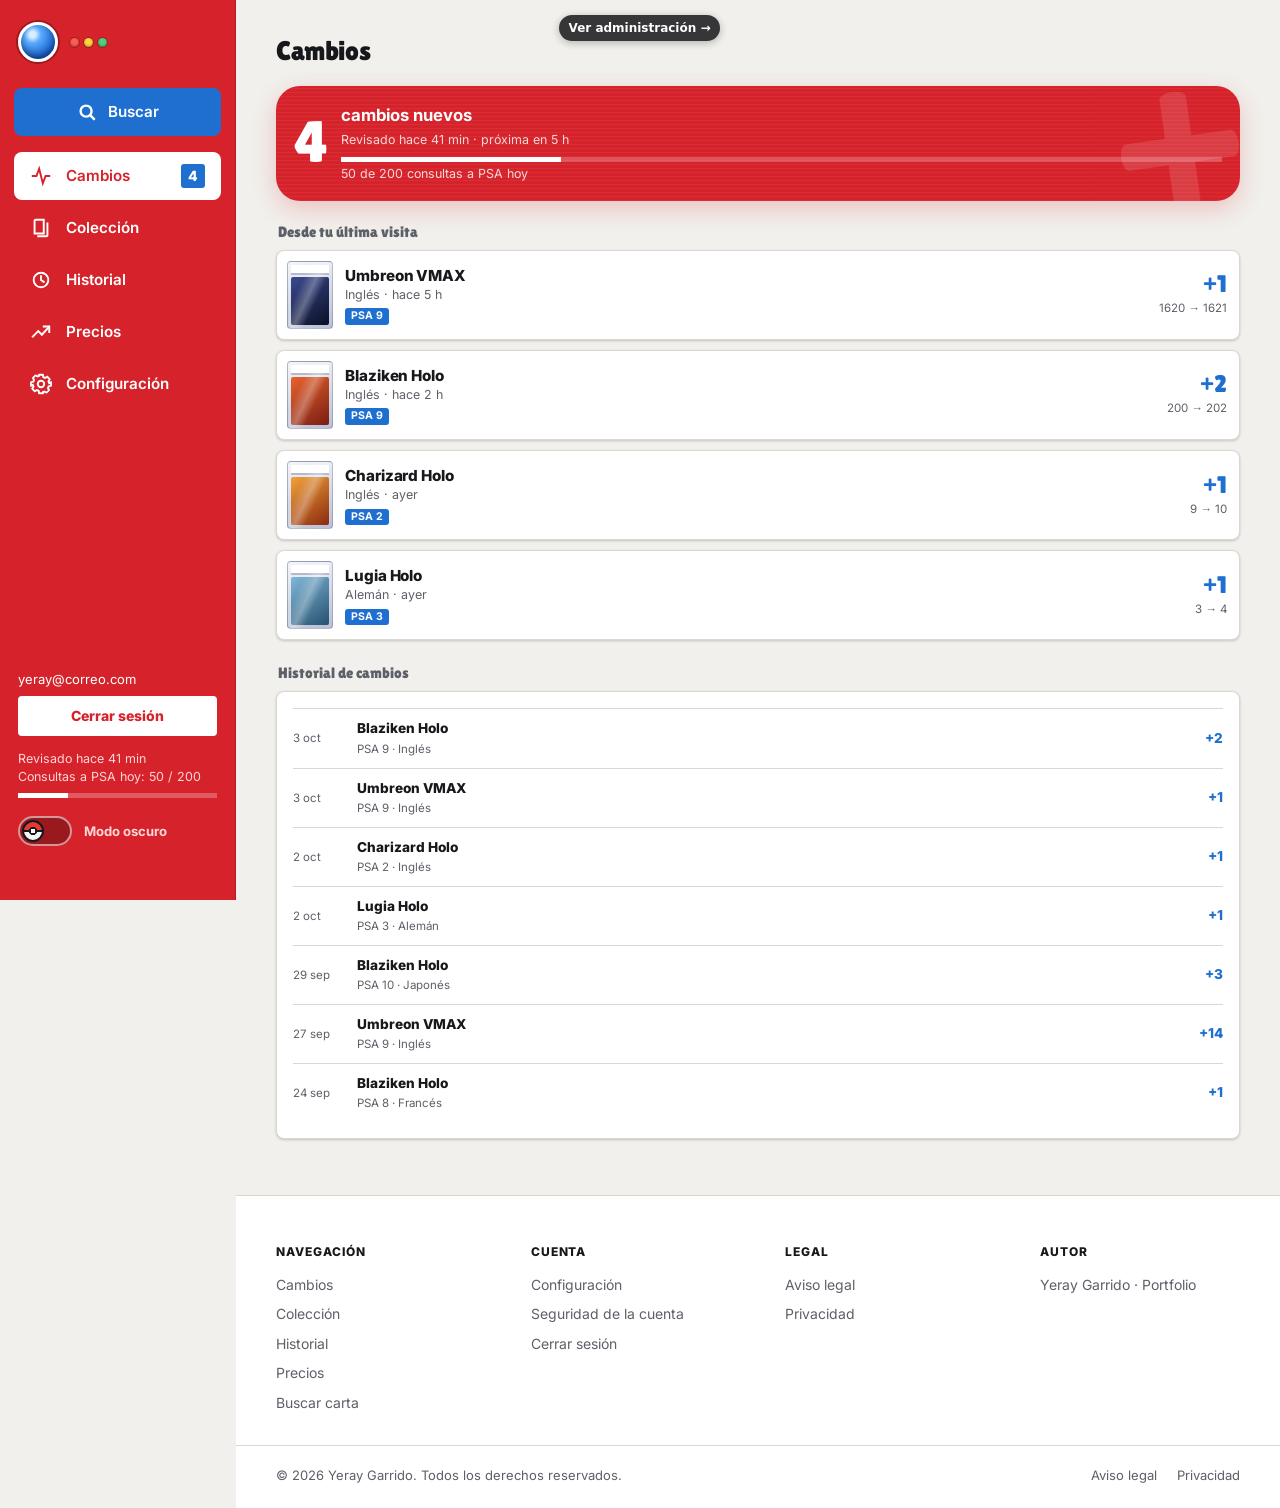
<file: index.html>
<!doctype html>
<html lang="es">
<head>
<meta name="robots" content="noindex">
<meta charset="utf-8">
<meta name="color-scheme" content="light dark">
<meta name="viewport" content="width=device-width, initial-scale=1, maximum-scale=1, user-scalable=no, viewport-fit=cover">
<title>Diseño · 4 Final</title>
<link rel="stylesheet" href="fonts/fonts.css">
<link rel="stylesheet" href="fonts/lilita.css">
<style>
@keyframes slidein {
  from { transform: translateX(40px); opacity: 0; } to { transform: none; opacity: 1; }
}
@keyframes up {
  from { transform: translateY(100%); } to { transform: none; }
}
@keyframes fade {
  from { opacity: 0; } to { opacity: 1; }
}
@keyframes fxin {
  to { opacity: 1; }
}
@keyframes fxout {
  from { opacity: 1; } to { opacity: 0; }
}
@keyframes ballspin {
  from { transform: rotate(0deg) scale(.55); } 55% { transform: rotate(600deg) scale(1.12); } to { transform: rotate(1080deg) scale(1); }
}
@keyframes skel {
  from { background-position: 200% 0; } to { background-position: -200% 0; }
}
:root, :root[data-theme="light"] { --bg: #f1f0ec; --surface: #ffffff; --border: #dad7cf; --tab-sep: rgba(214, 35, 43, .5); --primary: #d6232b; --primary-light: #ffffff; --primary-dark: #8f1219; --primary-tint: #fbe4e5; --text: #17181b; --text-secondary: #5d6068; --alert: #1f6fd1; --alert-tint: #e3effd; --on-alert: #ffffff; --down: #8b8e95; --good: #2f9e5a; --bar: #c9ccd3; --shadow-soft: 0 1px 3px rgba(23, 24, 27, .12), 0 1px 2px rgba(23, 24, 27, .08); --head-bg: #d6232b; --screen: #161b24; --lens-ring: #ffffff; --leds-d: flex; --nb-bg: #1f6fd1; --nb-fg: #ffffff; --nb-bd: transparent; --nb-on-bg: #1f6fd1; --nb-on-fg: #ffffff; --fab-fg: #ffffff; --fab-bd: 3px solid #f1f0ec; --fab-sh: 0 6px 14px rgba(0, 0, 0, .35); --lens-bg: radial-gradient(circle at 34% 28%, #d8eeff 0 9%, #58aaff 26%, #1a60c8 70%, #0f3f8a); --knob-bg: radial-gradient(circle at 50% 50%, #fff 0 22%, #17181b 22% 34%, transparent 35%), linear-gradient(180deg, #e53935 0 46%, #17181b 46% 54%, #f5f5f5 54%); --knob-w: 22px; --knob-br: 50%; --knob-bd: #17181b; --track-bg: rgba(0, 0, 0, .28); --track-bd: rgba(255, 255, 255, .55); --fab: radial-gradient(circle at 35% 30%, #d8eeff 0 9%, #58aaff 26%, #1a60c8 72%, #0f3f8a); --nav-on-bg: #d6232b; --nav-on-fg: #ffffff; --side-bg: #d6232b; --side-fg: #ffffff; --side-dim: #ffd6d8; --side-line: #b11d24; --side-on-bg: #ffffff; --side-on-fg: #d6232b; --side-add: #1f6fd1; --nav-h: 64px; --stage-bg: var(--primary); --stage-sh: 0 8px 24px rgba(214, 35, 43, .22); --stage-pattern: repeating-linear-gradient(0deg, rgba(255, 255, 255, .05) 0 1px, transparent 1px 4px); --stage-plus-op: .12; --stage-btn-bg: #ffffff; --stage-btn-fg: var(--primary); --safe-b: env(safe-area-inset-bottom); --safe-t: env(safe-area-inset-top); --display: 'Lilita One', 'Inter', sans-serif; }
*, *::before, *::after { box-sizing: border-box; -webkit-tap-highlight-color: transparent; }
[hidden] { display: none !important; }
svg[viewBox] path, svg[viewBox] line, svg[viewBox] circle, svg[viewBox] rect, svg[viewBox] polyline { stroke-linecap: square; stroke-linejoin: miter; }
html { background: var(--bg); }
body { margin: 0; font-family: 'Inter', sans-serif; background: var(--bg); color: var(--text); font-size: 15px; line-height: 1.4; }
body.lock { overflow: hidden; }
button { font: inherit; color: inherit; background: none; border: 0; cursor: pointer; padding: 0; }

.app-header { position: sticky; top: 0; z-index: 10; display: flex; align-items: center; justify-content: space-between; gap: 10px; background: var(--primary); padding: calc(10px + var(--safe-t)) 16px 10px; }
.brand { display: flex; align-items: center; gap: 10px; min-width: 0; color: #fff; }
.brand strong { font-family: var(--display); font-size: 1.2rem; font-weight: 800; letter-spacing: -.01em; line-height: 1; }
.brand .plus { color: var(--primary-light); font-size: 1.15em; font-weight: 500; display: inline-block; transform: rotate(-8deg) translateY(-2px); }

.ic { width: 22px; height: 22px; fill: none; stroke: currentColor; stroke-width: 2.1; flex: none; }

.brand svg.logo { width: 36px; height: 36px; border-radius: 9px; flex: none; }

.live { display: inline-flex; align-items: center; color: #dfe5fa; font-size: .75rem; font-weight: 600; border: 1px solid rgba(255, 255, 255, .3); border-radius: 4px; padding: 5px 9px; background: rgba(255, 255, 255, .1); }
.dot { width: 7px; height: 7px; border-radius: 50%; background: var(--primary-light); box-shadow: 0 0 0 3px rgba(255, 203, 5, .25); }

.nav { position: fixed; z-index: 30; left: 0; right: 0; bottom: 0; height: calc(var(--nav-h) + var(--safe-b)); padding-bottom: var(--safe-b); display: grid; grid-template-columns: repeat(5, 1fr); background: var(--surface); border-top: 1px solid var(--border); }
.nav .nav-brand, .nav .nav-foot { display: none; }
.nav-item { display: flex; flex-direction: column; align-items: center; justify-content: center; gap: 3px; color: var(--text-secondary); font-size: .68rem; font-weight: 600; position: relative; }
.nav-item .ic { box-sizing: content-box; padding: 4px 16px; margin: -4px 0; border-radius: 14px; }
.nav-item.add .ic { margin: 0; }
.nav-item .nav-badge { position: absolute; background: var(--nb-bg, var(--text)); color: var(--nb-fg, #fff); text-align: center; }
.nav-item.add .nav-fab { width: 52px; height: 52px; margin-top: -22px; display: flex; align-items: center; justify-content: center; }

.nav-item.add span.lb { display: none; }

.nav-item.add .ic { padding: 0; width: 26px; height: 26px; stroke-width: 2.6; }

.app-shell { min-height: 100vh; min-height: 100dvh; }
.app-content { padding: 14px 16px calc(var(--nav-h) + var(--safe-b) + 22px); max-width: 640px; margin: 0 auto; }

h1.page-title { font-family: var(--display); font-size: 1.5rem; font-weight: 800; letter-spacing: -.015em; margin: 0 0 16px; }
h2 { margin: 20px 0 8px 2px; font-family: var(--display); font-size: .95rem; font-weight: 700; color: var(--text-secondary); }
h2:first-child { margin-top: 0; }
.box > h2 { margin-top: 0; }

.meter { margin-top: 8px; height: 5px; background: rgba(255, 255, 255, .22); }

.summary { display: grid; grid-template-columns: auto 1fr; gap: 14px; align-items: center; background-color: var(--stage-bg); background-image: var(--stage-pattern); color: #fff; border-radius: 24px; padding: 18px; position: relative; overflow: hidden; isolation: isolate; box-shadow: var(--stage-sh); }
.summary::after { content: "+"; position: absolute; right: -10px; bottom: -64px; font-family: var(--display); font-weight: 500; font-size: 230px; line-height: 1; color: #fff; opacity: var(--stage-plus-op); transform: rotate(-8deg); z-index: -1; pointer-events: none; }
.summary .summary-count { font-family: var(--display); font-size: 3.6rem; font-weight: 800; line-height: .9; color: #fff; letter-spacing: -.03em; }

.box { background: var(--surface); border: 1px solid var(--border); border-radius: 8px; box-shadow: var(--shadow-soft); padding: 16px; }

.meter i { display: block; height: 100%; background: var(--primary-light); }

.change-card .d { text-align: right; }
.price-row .p { text-align: right; }

.viewer-nav.r { right: 28px; }

.footnote { font-size: .74rem; color: var(--text-secondary); margin: 22px 0 0; text-align: center; }

.summary b { display: block; font-size: 1.05rem; }
.summary small { color: rgba(255, 255, 255, .82); font-size: .78rem; }

.change-card { display: grid; grid-template-columns: 46px 1fr auto; gap: 12px; align-items: center; width: 100%; text-align: left; background: var(--surface); border: 1px solid var(--border); border-radius: 8px; box-shadow: var(--shadow-soft); padding: 10px 12px 10px 10px; }
.change-card:active, .collection-card:active, .price-row:active, .row:active { background: var(--primary-tint); }
.thumb { aspect-ratio: 5 / 7.4; border-radius: 4px; background: linear-gradient(160deg, #f4f6fb, #b9c0d6); padding: 3px; display: flex; flex-direction: column; gap: 2px; position: relative; overflow: hidden; border: 1px solid rgba(18, 26, 61, .25); }
.thumb::before { content: ""; flex: none; height: 17%; background: #fff; border-bottom: 2px solid #b4bacb; }

.thumb i { flex: 1; border-radius: 2px; background: linear-gradient(145deg, var(--c1), var(--c2)); }

.thumb::after { content: ""; position: absolute; inset: 0; background: linear-gradient(115deg, transparent 30%, rgba(255, 255, 255, .3) 48%, transparent 62%); }
.change-card .n, .price-row .n { font-weight: 800; font-size: .95rem; letter-spacing: -.005em; }
.change-card .s, .price-row .s { font-size: .78rem; color: var(--text-secondary); }

.change-card .d b { display: block; font-family: var(--display); font-size: 1.5rem; line-height: 1; color: var(--alert); }
.change-card .d span { font-size: .72rem; color: var(--text-secondary); }

.stack { display: grid; gap: 10px; }
.grid { display: grid; grid-template-columns: repeat(2, 1fr); gap: 12px; }

.tag-label { display: inline-block; background: var(--primary); color: #fff; font-size: .66rem; font-weight: 700; border-radius: 3px; padding: 1px 6px; margin-top: 4px; }
.tag-label.ev { background: var(--alert); }
.chips { display: flex; flex-wrap: wrap; gap: 8px; margin: 0 0 12px; }

.chips button { flex: none; border: 1px solid var(--border); background: var(--surface); border-radius: 4px; padding: 8px 13px; font-size: .82rem; font-weight: 700; color: var(--text-secondary); }
.chips button.on { background: var(--primary); border-color: var(--primary); color: #fff; }

.search { display: flex; align-items: center; gap: 8px; background: var(--surface); border: 1px solid var(--border); border-radius: 4px; padding: 0 12px; margin-bottom: 10px; color: var(--text-secondary); }

.search input { flex: 1; min-width: 0; border: 0; outline: 0; background: none; font: inherit; color: var(--text); padding: 12px 0; }

.detail-body { padding: 16px 16px 0; grid-template-columns: minmax(0, 1fr); }

.chips::-webkit-scrollbar { display: none; }
.collection-card { display: block; text-align: left; background: var(--surface); border: 1px solid var(--border); border-radius: 8px; box-shadow: var(--shadow-soft); overflow: hidden; width: 100%; }
.collection-card .th { border-radius: 0; border-width: 0 0 1px; width: 100%; padding: 8px; background: linear-gradient(160deg, #eef1f9, #c3cadf); }
.collection-card .th::before { height: 22px; }
.collection-card .badge { position: absolute; top: 8px; right: 8px; z-index: 1; background: var(--alert); color: #fff; font-size: .68rem; font-weight: 800; border-radius: 3px; padding: 2px 6px; }
.collection-card .card-info { padding: 9px 10px 11px; }
.collection-card .n { font-weight: 800; font-size: .92rem; line-height: 1.2; }
.collection-card .s { font-size: .74rem; color: var(--text-secondary); margin-top: 1px; }

.price-row .p span { font-size: .74rem; font-weight: 700; }

.collection-card .card-figures { display: none; }
.price-row { display: grid; grid-template-columns: 46px 1fr 74px auto; gap: 10px; align-items: center; width: 100%; text-align: left; background: var(--surface); border: 1px solid var(--border); border-radius: 8px; box-shadow: var(--shadow-soft); padding: 10px 12px 10px 10px; }

.price-row .p b { display: block; font-family: var(--display); font-size: 1.1rem; }
.price-row svg.sp { width: 74px; height: 34px; }

.detail-column { display: none; }
.split-view[data-open="1"] .detail-column { display: flex; flex-direction: column; position: fixed; z-index: 40; inset: 0; background: var(--bg); animation: slidein .22s ease-out; }
.split-view[data-open="1"] .list-column { display: none; }
.detail-bar { flex: none; display: flex; align-items: center; gap: 6px; padding: calc(8px + var(--safe-t)) 8px 8px; background: var(--primary); color: #fff; }
.detail-bar .bk { width: 44px; height: 44px; display: flex; align-items: center; justify-content: center; }
.detail-bar strong { font-family: var(--display); font-size: 1.05rem; font-weight: 800; white-space: nowrap; overflow: hidden; text-overflow: ellipsis; }
.detail-scroll { flex: 1; overflow-y: auto; overscroll-behavior: contain; padding-bottom: 16px; }

.hero { position: relative; overflow: hidden; background-color: var(--stage-bg); background-image: var(--stage-pattern); padding: 6px 16px 22px; isolation: isolate; border-radius: 0 0 24px 24px; box-shadow: var(--stage-sh); }
.hero::after { content: "+"; position: absolute; right: -14px; bottom: -80px; font-family: var(--display); font-weight: 500; font-size: 270px; line-height: 1; color: #fff; opacity: var(--stage-plus-op); transform: rotate(-8deg); z-index: -1; pointer-events: none; }
.stage { perspective: 900px; display: flex; justify-content: center; padding-top: 6px; }
.slab { width: min(176px, 46vw); aspect-ratio: 5 / 7.6; transform-style: preserve-3d; transition: transform .12s ease-out; position: relative; touch-action: none; cursor: grab; }

tbody tr { cursor: pointer; }

.slab.snap { transition: transform .45s cubic-bezier(.2, .8, .2, 1); }
.face { position: absolute; inset: 0; border-radius: 12px; padding: 9px; backface-visibility: hidden; -webkit-backface-visibility: hidden; background: linear-gradient(160deg, #f4f7f8, #b9c4c8); box-shadow: 0 22px 40px rgba(0, 0, 0, .35); }
.face.rev { transform: rotateY(180deg); }
.slab .slab-label { height: 17%; background: #fff; border-radius: 4px; display: flex; align-items: center; justify-content: space-between; gap: 6px; padding: 0 8px; font-size: 7.5px; line-height: 1.25; font-weight: 700; border-bottom: 3px solid #b4bacb; }

.slab .slab-label em { font-style: normal; font-weight: 800; }
.slab .slab-label .slab-grade b { display: block; font-family: var(--display); font-size: 23px; }

.slab .slab-label .slab-grade { text-align: center; line-height: 1; }
.slab .slab-art { margin-top: 7px; height: calc(83% - 7px); border-radius: 5px; background: linear-gradient(145deg, var(--c1), var(--c2)); display: flex; align-items: flex-end; padding: 10px; color: #fff; font-family: var(--display); font-weight: 800; font-size: 1.05rem; text-shadow: 0 1px 6px rgba(0, 0, 0, .5); }
.shine { position: absolute; inset: 0; border-radius: 12px; pointer-events: none; mix-blend-mode: soft-light; background: radial-gradient(circle at var(--mx, 50%) var(--my, 30%), rgba(255, 255, 255, .85), transparent 55%); }
.hero-actions { display: flex; justify-content: center; }
.hero-button { display: inline-flex; align-items: center; gap: 8px; margin: 14px auto 0; font-size: .85rem; border-radius: 6px; padding: 0 16px; height: 40px; }

.hero-button svg { width: 18px; height: 18px; }

.hint { text-align: center; font-size: .7rem; color: rgba(255, 255, 255, .82); margin-top: 10px; }
.card-title { font-family: var(--display); font-size: 1.5rem; font-weight: 800; letter-spacing: -.015em; line-height: 1.1; }

.card-title small { display: block; font-family: 'Inter', sans-serif; font-size: .82rem; font-weight: 400; color: var(--text-secondary); margin-top: 4px; letter-spacing: 0; }
.grade-card span { font-size: .72rem; font-weight: 700; color: var(--down); }
.grade-card.ch span { color: var(--alert); }

.grade-grid { display: grid; grid-template-columns: repeat(auto-fill, minmax(96px, 1fr)); gap: 8px; }
.grade-grid::-webkit-scrollbar { display: none; }

.grade-card small { display: block; font-size: .7rem; font-weight: 700; color: var(--text-secondary); }
.grade-card b { display: block; font-family: var(--display); font-size: 1.9rem; line-height: 1.05; letter-spacing: -.02em; }

.grade-card { min-width: 0; background: var(--surface); border: 1px solid var(--border); border-radius: 8px; box-shadow: var(--shadow-soft); padding: 10px 12px; }

th { text-align: right; font-size: .68rem; color: var(--text-secondary); font-weight: 700; padding: 0 0 6px 8px; }
th:first-child, td:first-child { text-align: left; padding-left: 0; }

.grade-card.ch { border-color: var(--alert); background: var(--alert-tint); }

table { width: 100%; border-collapse: collapse; font-size: .88rem; }
td { text-align: right; padding: 12px 0 12px 8px; border-top: 1px solid var(--border); font-variant-numeric: tabular-nums; }
tbody tr.on td { background: var(--primary-tint); }
tbody tr.on td:first-child { color: var(--primary); font-weight: 800; padding-left: 8px; }
tbody tr.tot td { font-weight: 800; }

.detail-actions { flex: none; display: flex; gap: 10px; padding: 10px 14px calc(10px + var(--safe-b)); background: var(--surface); border-top: 1px solid var(--border); }

.version-box { display: block; }
.grade-bars { display: grid; gap: 7px; }
.grade-bar { display: grid; grid-template-columns: 52px 1fr 48px; gap: 10px; align-items: center; font-size: .8rem; color: var(--text-secondary); }
.grade-bar .bar-track { height: 12px; background: var(--bg); }
.grade-bar .bar-fill { height: 100%; }
.grade-bar.on { color: var(--primary); font-weight: 700; }

.grade-bar em { font-style: normal; text-align: right; font-variant-numeric: tabular-nums; }
.price b { font-family: var(--display); font-size: 1.8rem; letter-spacing: -.02em; }
.price span { font-size: .85rem; font-weight: 700; }

.detail-action { flex: 1; display: flex; align-items: center; justify-content: space-between; gap: 10px; background: var(--primary); color: #fff; border-radius: 8px; padding: 0 16px; height: 52px; font-weight: 700; }

.detail-action b { font-family: var(--display); font-size: 1.1rem; line-height: 1.1; }

.price { display: flex; align-items: baseline; gap: 10px; }

.detail-action small { display: block; font-size: .68rem; font-weight: 500; color: #cdd6f6; line-height: 1.1; }

.sparkline { width: 100%; height: 64px; margin-top: 8px; }

.grade-pills button { height: 54px; border-radius: 6px; border: 1px solid var(--border); font-family: var(--display); font-weight: 800; font-size: 1.2rem; color: var(--text-secondary); background: var(--surface); }
.grade-pills button.on { background: var(--primary); border-color: var(--primary); color: #fff; }

.grades-editor { display: none; }
.grade-pills { display: grid; grid-template-columns: repeat(5, 1fr); gap: 8px; margin: 10px 0 12px; }
.range { font-family: var(--display); font-size: 1.5rem; font-weight: 800; color: var(--primary); min-height: 32px; }
.grade-presets { display: flex; flex-wrap: wrap; gap: 8px; margin: 10px 0 0; }

.grade-presets button { flex: none; border: 1px solid var(--border); background: var(--surface); border-radius: 4px; padding: 9px 14px; font-weight: 700; font-size: .85rem; }

.grade-presets::-webkit-scrollbar { display: none; }
.hero-actions { gap: 8px; flex-wrap: wrap; }
.viewer .stage { perspective: 1200px; touch-action: none; }
.hero .stage { touch-action: pan-y; }

.btn { display: inline-flex; align-items: center; justify-content: center; gap: 8px; background: var(--surface); border: 1px solid var(--border); border-radius: 6px; padding: 0 16px; height: 48px; font-weight: 700; }
.btn.pri { background: var(--primary); border-color: var(--primary); color: #fff; }

.sheet { position: fixed; z-index: 51; left: 0; right: 0; bottom: 0; background: var(--surface); border-radius: 20px 20px 0 0; padding: 10px 16px calc(18px + var(--safe-b)); animation: up .24s ease-out; max-height: 88vh; overflow-y: auto; }

.btn.full { width: 100%; margin-top: 16px; }

.sw { width: 50px; height: 28px; border-radius: 4px; position: relative; flex: none; }
.sw::after { content: ""; position: absolute; top: 3px; left: 3px; width: 22px; height: 22px; border-radius: 3px; background: #fff; transition: left .15s; }

.trans, .trans *, .trans *::before, .trans *::after { transition: background-color .3s ease, color .3s ease, border-color .3s ease, fill .3s ease, stroke .3s ease; }

.sw.on::after { left: 25px; }

.backdrop { position: fixed; inset: 0; z-index: 50; background: rgba(10, 16, 48, .55); animation: fade .18s; }
.sheet .sheet-handle { width: 40px; height: 4px; background: var(--border); margin: 0 auto 12px; }

.sheet h3 { margin: 0 0 2px; font-family: var(--display); font-size: 1.2rem; }
.sheet p { margin: 0 0 6px; font-size: .85rem; color: var(--text-secondary); }

.set .line { display: flex; justify-content: space-between; align-items: center; gap: 12px; min-height: 54px; border-top: 1px solid var(--border); font-size: .95rem; }
.set .line:first-child { border: 0; }
.history-filter { margin-bottom: 14px; }
.tab-switch.hist-switch { display: flex; margin: 0 0 14px; max-width: 460px; }
.hist-switch button { flex: 1; }
.archive-note { text-align: left; margin: 0 0 12px; }
.look-list { display: flex; flex-direction: column; gap: 10px; }
.look-row { display: flex; align-items: center; gap: 8px; }
.look-row .change-card { flex: 1; min-width: 0; }
.look-del { flex: none; width: 36px; height: 36px; border-radius: 50%; font-size: 22px; line-height: 1; color: var(--text-secondary); }
.look-clear { margin-top: 6px; }
.look-row .in-collection { font-size: .72rem; font-weight: 700; color: var(--primary); }
.view-banner { display: flex; align-items: center; gap: 12px; flex-wrap: wrap; margin: 0; padding: 12px 14px; border-radius: 8px; background: var(--primary-tint); border: 1px solid var(--primary); }
.view-banner span { flex: 1; min-width: 180px; }
.view-banner small { display: block; font-size: .78rem; font-weight: 500; color: var(--text-secondary); }
.tab-switch button + button { border-left: 1px solid var(--tab-sep); }
.keys-title { margin: 18px 0 4px; font-family: var(--display); font-size: 1rem; font-weight: 400; }
.keys-note { margin: 0 0 8px; font-size: .78rem; color: var(--text-secondary); }
.hero-follow { display: flex; align-items: center; justify-content: center; gap: 10px; width: 100%; max-width: 320px; height: 54px; margin: 16px auto 0; border-radius: 10px; background: #fff; color: var(--primary); font-size: 1.05rem; font-weight: 800; box-shadow: 0 4px 14px rgba(0, 0, 0, .3); animation: follow-pulse 2.4s ease-in-out infinite; }
.hero-follow svg { width: 22px; height: 22px; }
.view-banner .btn { height: 48px; }
@keyframes follow-pulse { 0%, 100% { box-shadow: 0 4px 14px rgba(0, 0, 0, .3), 0 0 0 0 rgba(255, 255, 255, .55); } 50% { box-shadow: 0 4px 14px rgba(0, 0, 0, .3), 0 0 0 9px rgba(255, 255, 255, 0); } }
@media (prefers-reduced-motion: reduce) { .hero-follow { animation: none; } }
.unfollow-btn { margin-top: 12px; height: 52px; font-size: 1rem; }
html { touch-action: manipulation; }
@media (max-width: 719px) { input, select, textarea { font-size: 16px !important; } }
input, select, textarea { color: var(--text); }
input::placeholder, textarea::placeholder { color: var(--text-secondary); opacity: 1; }
.sheet-error { color: var(--alert); font-weight: 700; margin: 8px 0 0; }
.sheet-body { display: flex; flex-direction: column; height: 300px; }
.sheet-body .field { flex: none; }
.sheet-body .btn { margin-top: auto; }
.sheet-sub { flex: none; margin: 14px 0 6px; font-size: .72rem; font-weight: 700; letter-spacing: .04em; text-transform: uppercase; color: var(--text-secondary); }
.look-scroll { flex: 1; min-height: 0; display: flex; flex-direction: column; gap: 10px; overflow-y: auto; overscroll-behavior: contain; padding: 2px 2px 4px; }
.look-scroll .change-card { flex: none; }
.split-view.solo .detail-bar { display: flex; }
.pack-fx { position: fixed; inset: 0; z-index: 400; display: flex; flex-direction: column; align-items: center; justify-content: center; gap: 48px; overflow: hidden; cursor: pointer; background: radial-gradient(circle at 50% 45%, #2a1f4f, #0a0c1c 70%); animation: pack-bg .35s ease-out; transition: background .5s; }
.pack-fx.leaving { background: transparent; }
.pack-fx.leaving .pack-rays, .pack-fx.leaving .pack-text { animation: none; opacity: 0; }
.pack-rays { position: absolute; left: 50%; top: 45%; width: 170vmax; height: 170vmax; margin: -85vmax 0 0 -85vmax; background: repeating-conic-gradient(rgba(255, 214, 92, .3) 0 7deg, transparent 7deg 18deg); -webkit-mask-image: radial-gradient(circle, #000 0, transparent 55%); mask-image: radial-gradient(circle, #000 0, transparent 55%); opacity: 0; animation: pack-rays-in .8s 1.6s forwards, pack-spin 24s linear infinite; }
.pack-flash { position: absolute; inset: 0; background: #fff; opacity: 0; pointer-events: none; animation: pack-flash .6s 1.5s ease-out; }
.pack-stage { position: relative; display: flex; justify-content: center; width: min(230px, 58vw); transition: transform .6s cubic-bezier(.5, 0, .9, .4), opacity .6s ease-in; }
.pack-stage .stage { width: 100%; }
.pack-slab { width: 100%; transform: rotateY(180deg); animation: pack-in .8s ease-out backwards, pack-shake .75s .9s ease-in-out, pack-flip .75s 1.65s cubic-bezier(.2, .8, .2, 1) forwards; }
.pack-slab .face { overflow: hidden; }
.pack-slab .face:not(.rev)::after { content: ""; position: absolute; inset: 0; background: linear-gradient(105deg, transparent 35%, rgba(255, 255, 255, .8) 50%, transparent 65%); transform: translateX(-130%); animation: pack-sweep .9s 2.4s ease-out forwards; }
.pack-aura { position: absolute; left: 50%; top: 50%; width: 150%; aspect-ratio: 1; margin: -75% 0 0 -75%; background: radial-gradient(circle, rgba(255, 214, 92, .55), transparent 62%); opacity: 0; animation: pack-aura 3s .9s ease-in-out forwards; }
.pack-sparks { position: absolute; left: 50%; top: 50%; }
.pack-sparks i { position: absolute; left: -4px; top: -4px; width: 8px; height: 8px; border-radius: 2px; background: #ffe27a; box-shadow: 0 0 10px #ffd24a; opacity: 0; transform: rotate(var(--a)) translateX(0) scale(.4); animation: pack-spark .95s 1.75s ease-out; }
.pack-text { position: relative; text-align: center; color: #fff; animation: pack-text .6s 2.3s backwards; }
.pack-text h2 { margin: 0 0 4px; font-family: var(--display); font-size: 1.6rem; font-weight: 400; text-shadow: 0 2px 12px rgba(0, 0, 0, .5); }
.pack-text p { margin: 0; font-size: .9rem; color: rgba(255, 255, 255, .8); }
.collection-card.fresh { animation: pack-fresh 1.8s ease-out 2; }
@keyframes pack-bg { from { opacity: 0; } to { opacity: 1; } }
@keyframes pack-in { from { opacity: 0; transform: translateY(60px) scale(.6) rotateY(180deg); } to { opacity: 1; transform: translateY(0) scale(1) rotateY(180deg); } }
@keyframes pack-shake { 0%, 100% { transform: rotateY(180deg) rotateZ(0); } 15% { transform: rotateY(180deg) rotateZ(-5deg); } 30% { transform: rotateY(180deg) rotateZ(5deg); } 45% { transform: rotateY(180deg) rotateZ(-4deg); } 60% { transform: rotateY(180deg) rotateZ(4deg); } 80% { transform: rotateY(180deg) rotateZ(-2deg); } }
@keyframes pack-flip { 0% { transform: rotateY(180deg) scale(1); } 55% { transform: rotateY(90deg) scale(1.2); } 100% { transform: rotateY(0) scale(1.08); } }
@keyframes pack-flash { 0% { opacity: 0; } 25% { opacity: .95; } 100% { opacity: 0; } }
@keyframes pack-rays-in { from { opacity: 0; } to { opacity: 1; } }
@keyframes pack-spin { to { transform: rotate(360deg); } }
@keyframes pack-aura { 0% { opacity: 0; transform: scale(.5); } 40% { opacity: .9; transform: scale(1.1); } 100% { opacity: .55; transform: scale(1); } }
@keyframes pack-sweep { to { transform: translateX(130%); } }
@keyframes pack-spark { 0% { opacity: 1; transform: rotate(var(--a)) translateX(0) scale(.4); } 100% { opacity: 0; transform: rotate(var(--a)) translateX(var(--d)) scale(1.1); } }
@keyframes pack-text { from { opacity: 0; transform: translateY(14px); } to { opacity: 1; transform: translateY(0); } }
@keyframes pack-fresh { 0%, 100% { box-shadow: 0 0 0 0 transparent; } 50% { box-shadow: 0 0 0 4px var(--primary); } }

.sheet .field { width: 100%; height: 52px; border: 1px solid var(--border); border-radius: 6px; padding: 0 14px; font: inherit; font-size: 1.1rem; margin-top: 10px; background: var(--bg); }

.set .line small { display: block; color: var(--text-secondary); font-size: .76rem; }

.cols { display: grid; gap: 20px; }

@media (min-width: 720px) {
  h1.page-title { font-size: 1.7rem; }

  .app-header { display: none; }

  .nav { top: 0; right: auto; bottom: 0; width: 84px; height: auto; padding: 0; display: flex; flex-direction: column; border-top: 0; border-right: 1px solid var(--border); }
  .nav .nav-brand { display: flex; align-items: center; justify-content: center; height: 76px; }

  .nav .nav-brand svg { width: 44px; height: 44px; border-radius: 11px; }

  .nav-item { flex: none; height: 72px; }
  .nav-item { margin: 0 8px 2px; border-radius: 8px; }
  .nav-item .ic { padding: 0; margin: 0; }
  .nav-item.add { height: 48px; flex-direction: row; border-radius: 8px; }
  .nav-item.add .nav-fab { margin: 0; width: auto; height: auto; }
  .nav-item.add .ic { width: 22px; height: 22px; }
  .nav .nav-foot { display: none; }

  .app-shell { padding-left: 84px; }
  .app-content { max-width: none; padding: 28px 32px 48px; }
  .cols { grid-template-columns: 1fr 1fr; align-items: start; }
  .summary { grid-template-columns: auto 1fr; max-width: 560px; }
  .split-view { display: grid; grid-template-columns: 290px minmax(0, 1fr); gap: 24px; align-items: start; }
  .split-view .list-column, .split-view[data-open="0"] .detail-column, .split-view[data-open="1"] .detail-column, .split-view[data-open="1"] .list-column { display: block; }
  .split-view[data-open="1"] .detail-column { position: static; inset: auto; animation: none; background: none; }
  .list-column { top: 20px; }
  .grid { grid-template-columns: 1fr; gap: 10px; }
  .detail-bar, .detail-actions { display: none; }
  .detail-scroll { overflow: visible; padding: 0; }
  .detail-body { padding: 16px 0 0; }
  .split-view > .list-column { grid-column: 1; grid-row: 1; }

  .chips { margin: 0 0 12px; padding: 0; }
  .collection-card { display: grid; grid-template-columns: 46px 1fr auto; gap: 12px; align-items: center; padding: 10px 12px 10px 10px; }
  .collection-card.sel { border-color: var(--primary); box-shadow: 0 0 0 2px var(--primary); }
  .collection-card .th { width: 46px; border: 1px solid rgba(18, 26, 61, .25); border-radius: 4px; padding: 3px; background: linear-gradient(160deg, #f4f6fb, #b9c0d6); }
  .collection-card .th::before { height: 17%; }
  .collection-card .badge { display: none; }
  .collection-card .card-info { padding: 0; }
  .collection-card .card-figures { display: block; text-align: right; font-size: .82rem; line-height: 1.5; white-space: nowrap; }
  .set .box { padding: 6px 16px; }
  .price-row { grid-template-columns: 46px 1fr 90px auto; }

  .grade-presets { margin: 10px 0 0; padding: 0; }
  .hero { border-radius: 24px; padding: 24px 20px 20px; }
  .grade-card { min-width: 0; }
  .grade-pills { grid-template-columns: repeat(10, 1fr); gap: 5px; }
  .sheet.sh-grades, .backdrop.bk-grades { display: none; }

  .sheet .sheet-handle { display: none; }

  .collection-card .card-figures .up { color: var(--alert); font-weight: 700; }

  .collection-card .card-figures .flat { color: var(--down); }
  .collection-card .card-figures .dim { color: var(--text-secondary); font-size: .74rem; }

  .grade-pills button { height: 40px; font-size: 1rem; border-radius: 3px; }

  .sheet { left: 50%; right: auto; bottom: auto; top: 50%; width: 420px; border-radius: 12px; transform: translate(-50%, -50%); animation: fade .18s; padding-bottom: 18px; }

  .price-row svg.sp { width: 90px; }

  .site-footer-columns { justify-content: space-between; }
}
.change-card.sel { border-color: var(--primary); box-shadow: 0 0 0 2px var(--primary); }

@media (min-width: 1100px) {
  .nav { width: 236px; padding: 0 14px; }
  .nav .nav-brand { justify-content: flex-start; gap: 12px; height: 84px; padding-left: 4px; }
  .nav .nav-brand strong { font-family: var(--display); font-size: 1.45rem; font-weight: 800; letter-spacing: -.01em; }
  .nav .nav-brand .plus { color: var(--primary); font-size: 1.15em; font-weight: 500; display: inline-block; transform: rotate(-8deg) translateY(-2px); }
  .nav-item { flex-direction: row; justify-content: flex-start; gap: 14px; padding: 0 16px; height: 48px; margin: 0 0 4px; font-size: .95rem; }
  .nav .nav-foot { display: block; margin-top: auto; font-size: .78rem; color: var(--text-secondary); }

  .nav-item.add span.lb { display: inline; }

  .nav .meter { background: var(--border); }

  .app-shell { padding-left: 236px; }
  .app-content { padding: 32px 40px 56px; }
  .split-view { grid-template-columns: 380px minmax(0, 1fr); gap: 24px; }
  .summary { max-width: none; }
}
.hs-stats b { font-family: var(--display); font-size: 1.4rem; line-height: 1.1; }

.dates { display: grid; grid-template-columns: 1fr 1fr; gap: 10px; margin-top: 10px; }

@media (min-width: 1500px) {
  .detail-grid { display: grid; grid-template-columns: 290px minmax(0, 1fr); gap: 20px; align-items: start; }
  .detail-grid .detail-body { padding-top: 0; }
  .detail-side { display: grid; gap: 16px; }
}
.hs-stats div { background: var(--bg); border-radius: 6px; padding: 10px; }

@media (max-width: 719px) {
  .nav-item { z-index: 1; transition: color .25s; }

  .grades-editor { display: none; }
}
.dates label { display: block; font-size: .72rem; font-weight: 700; color: var(--text-secondary); }
.dates input { display: block; width: 100%; height: 44px; margin-top: 4px; border: 1px solid var(--border); border-radius: 6px; padding: 0 10px; font: inherit; background: var(--surface); color: var(--text); }

.auth-screen .page-title { text-align: center; margin-bottom: 4px; }

.hs-stats { display: grid; grid-template-columns: repeat(3, minmax(0, 1fr)); gap: 8px; margin-top: 12px; }

.hs-stats small { display: block; font-size: .68rem; font-weight: 700; color: var(--text-secondary); }

.top-leds { display: var(--leds-d); gap: 5px; }

.ls { display: inline; }
.ll { display: none; }

.hs-ax { display: flex; justify-content: space-between; font-size: .7rem; color: var(--text-secondary); margin-top: 4px; }
.hs-ev { display: grid; grid-template-columns: 56px 1fr auto; gap: 10px; align-items: center; padding: 11px 0; border-top: 1px solid var(--border); font-size: .88rem; }

.hs-ev small { color: var(--text-secondary); font-size: .72rem; }
.hs-ev b { color: var(--alert); font-weight: 800; }
.hs-chips button { min-width: 62px; height: 38px; padding: 0 12px; border: 1px solid var(--border); border-radius: 6px; font-weight: 800; font-size: .82rem; background: var(--surface); color: var(--text-secondary); }
.hs-chips button.on { background: var(--primary); border-color: var(--primary); color: #fff; }

.hs-chips { display: flex; flex-wrap: wrap; gap: 6px; margin-bottom: 12px; }
.hs-chart { width: 100%; height: 120px; display: block; }
.hs-empty { font-size: .85rem; color: var(--text-secondary); margin: 6px 0 0; }

.chips button:active, .grade-presets button:active, .btn:active, .hs-chips button:active, .hchips button:active, .cmpg button:active { background: var(--primary-tint); color: var(--text); }

.app-header, .detail-bar { background: var(--head-bg); }
.top-lens { width: 36px; height: 36px; border-radius: 50%; flex: none; background: var(--lens-bg); border: 3px solid var(--lens-ring); box-shadow: 0 0 0 2px rgba(0, 0, 0, .28), inset 0 -3px 6px rgba(0, 0, 0, .35); }

.top-leds i { width: 9px; height: 9px; border-radius: 50%; box-shadow: inset 0 -1px 2px rgba(0, 0, 0, .35), 0 0 0 1px rgba(0, 0, 0, .22); }
.top-leds i:nth-child(1) { background: #ff5b50; }
.top-leds i:nth-child(2) { background: #ffd23f; }
.top-leds i:nth-child(3) { background: #4fd07d; }

.theme-switch { position: relative; width: 54px; height: 30px; border-radius: 15px; border: 2px solid var(--track-bd); background: var(--track-bg); flex: none; }

.theme-switch i { position: absolute; top: 2px; left: 2px; width: 22px; height: 22px; border-radius: 50%; }
.theme-switch i::before, .theme-switch i::after { position: absolute; inset: 0; border-radius: 50%; border: 2px solid #17181b; box-sizing: border-box; }
.theme-switch i::before { background: radial-gradient(circle at 50% 50%, #fff 0 20%, #17181b 20% 33%, transparent 34%), linear-gradient(180deg, #e53935 0 46%, #17181b 46% 54%, #f5f5f5 54%); }
.theme-switch i::after { background: radial-gradient(circle at 50% 50%, #f4f4f4 0 21%, #17181b 21% 31%, transparent 32%), linear-gradient(135deg, transparent 43%, #17181b 43% 57%, transparent 57%), #d42a31; }
.theme-switch.on i { left: 26px; }

.nav-theme { display: flex; align-items: center; gap: 12px; margin-top: 14px; font-weight: 700; font-size: .82rem; color: inherit; width: 100%; text-align: left; }
.nav-item.on { color: var(--text); }
.nav-item.on .ic { background: var(--nav-on-bg); color: var(--nav-on-fg); }
.nav-item.add { color: var(--fab-fg); }
.nav-item.add .nav-fab { border-radius: 50%; background: var(--fab); border: var(--fab-bd); box-shadow: var(--fab-sh); }

.tag-label.ev, .collection-card .badge { color: var(--on-alert); }
.thumb::before { border-bottom-color: #b4bacb; }

.slab .slab-label { border-bottom-color: #b4bacb; color: #17181b; }

.slab .slab-label .slab-grade b { color: #17181b; }
.slab .slab-label em { color: #6b7080; }

.slab .slab-art.bk { background: radial-gradient(circle at 50% 50%, #fff 0 8%, #121a3d 8% 10%, #d6232b 10% 17%, transparent 17%), linear-gradient(160deg, #3a58c9, #17246b); }
.hero-button { background: var(--stage-btn-bg, var(--primary)); color: var(--stage-btn-fg, #fff); font-weight: 800; box-shadow: 0 2px 8px rgba(0, 0, 0, .2); }
.grade-bar .bar-fill { background: var(--bar); }
.grade-bar.on .bar-fill { background: var(--primary); }
.sw { background: var(--bar); }
.sw.on { background: var(--primary); }
.no { font-size: .68rem; font-weight: 700; letter-spacing: .1em; color: var(--text-secondary); font-variant-numeric: tabular-nums; }
.card-title .no { display: block; margin-bottom: 4px; font-family: 'Inter', sans-serif; }

.brand strong, h1.page-title, h2, .card-title, .summary .summary-count, .change-card .d b, .grade-card b, .range, .price b, .grade-pills button, .slab .slab-label .slab-grade b, .nav .nav-brand strong, .sheet h3, .price-row .p b { font-stretch: 82%; }

.segmented button { height: 44px; border: 1px solid var(--border); border-radius: 4px; font-weight: 700; color: var(--text-secondary); background: var(--surface); }
.segmented button.on { background: var(--primary); border-color: var(--primary); color: #fff; }
.set .line b.ok { color: var(--good); }

.segmented { display: grid; grid-template-columns: repeat(3, 1fr); gap: 6px; }

.auth-box { width: 100%; max-width: 400px; }
.viewer-nav.l { left: 28px; }

@media (min-width: 720px) {
  .nav .nav-brand .top-leds { display: none; }
  .nav .nav-brand .top-lens { width: 44px; height: 44px; }

  .nav { background: var(--side-bg); border-color: var(--side-line); }
  .nav-item { color: var(--side-fg); }
  .nav-item.on { color: var(--side-on-fg); }
  .nav-item.on .ic { background: none; color: inherit; }
  .nav-item.add { background: var(--side-add); color: #fff; }
  .nav-item.add .nav-fab { background: none; box-shadow: none; border: 0; border-radius: 0; }
  .nav .nav-foot { color: var(--side-dim); }
  .nav .meter { background: rgba(255, 255, 255, .25); }

  .nav .meter i { background: #fff; }

  .nav .nav-brand { color: var(--side-fg); }
  .nav .nav-brand .plus { color: inherit; }
  .nav-item { z-index: 1; }
}
.auth-screen .subtitle { text-align: center; margin: 0 0 18px; font-size: .86rem; color: var(--text-secondary); }

.auth-screen label em { font-style: normal; font-weight: 400; }

@media (min-width: 1100px) {
  .nav .meter i { background: #fff; }

  .nav .nav-brand .top-lens { width: 40px; height: 40px; }

  .nav .nav-brand { color: var(--side-fg); }

  .ls { display: none; }
  .ll { display: inline; }
}

@media (max-width: 719px) {
  .nav-item[data-t="price"] { display: none; }
  .nav-item .ic { position: relative; z-index: 1; }
}

@media (min-width: 720px) {
  .nav .nav-brand strong { display: none; }
}

@media (min-width: 1100px) {
  .nav .nav-brand .top-leds { display: var(--leds-d); }

  .nav .nav-brand strong { display: block; }
}
.ballfx { position: fixed; inset: 0; z-index: 200; display: flex; align-items: center; justify-content: center; opacity: 0; animation: fxin .28s ease-out forwards; }
.ballfx.out { animation: fxout .4s ease-in forwards; }
.pball { width: 108px; height: 108px; border-radius: 50%; border: 5px solid #17181b; background: radial-gradient(circle at 50% 50%, #fff 0 13%, #17181b 13% 21%, transparent 22%), linear-gradient(180deg, #e53935 0 46%, #17181b 46% 54%, #f5f5f5 54%); box-shadow: 0 12px 34px rgba(0, 0, 0, .4); animation: ballspin 1s cubic-bezier(.55, 0, .25, 1) forwards; }
.auth-screen { position: fixed; inset: 0; z-index: 90; background: var(--bg); display: flex; align-items: flex-start; justify-content: center; padding: calc(28px + env(safe-area-inset-top)) 20px 28px; overflow-y: auto; }
.auth-logo { display: flex; align-items: center; justify-content: center; height: 76px; margin-bottom: 18px; }

.auth-logo svg { width: 64px; height: 64px; border-radius: 16px; }
.auth-screen label { display: block; font-size: .78rem; font-weight: 700; margin: 14px 0 5px; color: var(--text-secondary); }

.key-row { display: flex; justify-content: space-between; align-items: center; gap: 12px; padding: 12px 0; border-top: 1px solid var(--border); }

.viewer .slab { width: 176px; }

.auth-screen .field { width: 100%; height: 50px; border: 1px solid var(--border); border-radius: 6px; padding: 0 14px; font: inherit; background: var(--surface); color: var(--text); }

.tab-switch button { height: 44px; font-weight: 700; color: var(--text-secondary); }
.key-row code { font-family: ui-monospace, Consolas, monospace; font-size: .82rem; }

.tab-switch { display: grid; grid-template-columns: 1fr 1fr; border: 1px solid var(--border); border-radius: 6px; overflow: hidden; margin-bottom: 4px; background: var(--surface); }

.tab-switch button.on { background: var(--primary); color: #fff; }
.key-row small { display: block; color: var(--text-secondary); font-size: .72rem; margin-top: 2px; }

.fsbar { display: flex; gap: 8px; }

.viewer .stage { padding: 0; display: block; }

.revoke { color: #d6232b; font-weight: 800; font-size: .85rem; padding: 8px 0 8px 10px; }
.abtn { width: 100%; text-align: left; }

.viewer-fit { width: calc(176px * var(--k, 1)); height: calc(267.6px * var(--k, 1)); }
.viewer-scale { width: 176px; height: 267.6px; zoom: var(--k, 1); }

.revoked-text { color: var(--text-secondary); font-size: .8rem; font-weight: 700; }

.btn.danger { color: #d6232b; border-color: #d6232b; margin-top: 10px; }

.keybox { font-family: ui-monospace, Consolas, monospace; font-size: .95rem; background: var(--bg); border: 1px dashed var(--border); border-radius: 6px; padding: 14px; margin-top: 10px; word-break: break-all; }
.hchips { display: flex; gap: 6px; overflow-x: auto; margin: 0 -14px 10px; padding: 0 14px; scrollbar-width: none; }
.hchips::-webkit-scrollbar { display: none; }

.hero-button.ghost { background: transparent; color: #fff; border: 1px solid rgba(255, 255, 255, .5); }
.fsbar .hero-button { margin: 0; }
.viewer .hint { margin: 0; color: #9aa3b2; }

.viewer { position: fixed; inset: 0; z-index: 120; background: radial-gradient(circle at 50% 42%, #23272f, #050607 75%); display: flex; flex-direction: column; align-items: center; justify-content: center; gap: 18px; padding: 20px; }
.viewer-close { position: absolute; top: calc(14px + env(safe-area-inset-top)); right: 14px; width: 46px; height: 46px; border: 1px solid rgba(255, 255, 255, .35); border-radius: 50%; color: #fff; display: flex; align-items: center; justify-content: center; background: rgba(255, 255, 255, .08); }

.hchips button { flex: none; min-width: 64px; height: 38px; padding: 0 12px; border: 1px solid var(--border); border-radius: 6px; font-weight: 800; font-size: .82rem; background: var(--surface); color: var(--text-secondary); }
.hchips button.on { background: var(--primary); border-color: var(--primary); color: #fff; }

.hchart { width: 100%; height: 110px; display: block; }
.hcap { font-size: .82rem; margin: 6px 0 0; }

.hcap b { font-weight: 800; }

.history-event { display: grid; grid-template-columns: 54px 1fr auto; gap: 10px; padding: 10px 0; border-top: 1px solid var(--border); font-size: .85rem; align-items: center; }

.history-event small { color: var(--text-secondary); font-size: .72rem; }
.history-event b { color: var(--alert); font-weight: 800; }

.favrow { display: flex; align-items: center; justify-content: space-between; gap: 12px; margin-top: 12px; padding-top: 12px; border-top: 1px solid var(--border); font-size: .8rem; color: var(--text-secondary); }

.favrow button { font-weight: 800; font-size: .82rem; color: var(--primary); padding: 8px 0 8px 10px; }
.favrow button.off { color: var(--text-secondary); }

.source-row { display: flex; justify-content: space-between; align-items: center; gap: 12px; padding: 12px 0; border-top: 1px solid var(--border); font-size: .9rem; }

.source-row small { display: block; color: var(--text-secondary); font-size: .72rem; margin-top: 2px; }

.result-summary .thumb { width: 56px; flex: none; }
.results .it .thumb { width: 46px; flex: none; }

.source-row .status-text { font-size: .72rem; font-weight: 800; padding: 2px 7px; border-radius: 3px; background: var(--primary-tint); color: var(--text); white-space: nowrap; }
.source-row .status-text.bad { background: var(--alert-tint); color: var(--alert); }

.source-row button.retry { font-weight: 800; font-size: .82rem; color: var(--primary); padding: 8px 0 8px 10px; }

.cmprow { display: grid; grid-template-columns: minmax(0, 1fr) auto; gap: 10px; padding: 11px 0; border-top: 1px solid var(--border); font-size: .88rem; align-items: center; }

.cmprow small { display: block; color: var(--text-secondary); font-size: .72rem; }
.cmprow b { font-family: var(--display); font-size: 1.15rem; text-align: right; }

.devnote { font-size: .72rem; color: var(--text-secondary); margin: 10px 0 0; }

.cmprow .best { display: inline-block; margin-left: 6px; font-size: .6rem; font-weight: 800; background: var(--primary-light); color: var(--primary-dark); padding: 1px 5px; border-radius: 2px; vertical-align: middle; }

.brand strong, h1.page-title, h2, .summary::after, .summary .summary-count, .change-card .d b, .price-row .p b, .detail-bar strong, .hero::after, .slab .slab-label .slab-grade b, .slab .slab-art, .card-title, .grade-card b, .price b, .detail-action b, .grade-pills button, .range, .sheet h3, .nav .nav-brand strong, .hs-stats b, .cmprow b { font-weight: 400; font-stretch: 100%; }

.up { color: var(--alert); font-weight: 700; }
.dn { color: #f08c00; font-weight: 700; }

.collection-card .badge.dn { background: #f08c00; color: #1b1100; }

.change-card .d b.dn, .hs-ev b.dn, .history-event b.dn, .d b.dn { color: #f08c00; }
.grade-card.dn span { color: #f08c00; }

.grade-card.ch.dn { border-color: #f08c00; background: rgba(240, 140, 0, .14); }

.sel-grado { display: flex; align-items: center; gap: 8px; font-size: 13px; font-weight: 700; }
.sel-grado select { height: 40px; border: 1px solid var(--border); border-radius: 4px; padding: 0 10px; font: inherit; background: var(--surface); color: var(--text); }

.empty-state .ic { width: 44px; height: 44px; color: var(--text-secondary); }

.empty-state h2 { margin: 0; font-family: var(--display); font-size: 22px; font-weight: 400; color: var(--text); }
.empty-state p { margin: 0; max-width: 420px; font-size: 14px; color: var(--text-secondary); }

.empty-state { display: flex; flex-direction: column; align-items: center; text-align: center; gap: 10px; padding: 64px 20px; background: var(--surface); border: 1px solid var(--border); border-radius: 8px; box-shadow: var(--shadow-soft); }

.skeleton div { height: 86px; border-radius: 8px; background: linear-gradient(90deg, var(--border), var(--surface), var(--border)); background-size: 200% 100%; animation: skel 1.4s linear infinite; }

#main.still .detail-column, #layer.still .sheet, #layer.still .backdrop { animation: none; }

.result-summary { display: flex; align-items: center; gap: 12px; padding: 10px 0; border-top: 1px solid var(--border); }

.skeleton { display: flex; flex-direction: column; gap: 10px; }
.aviso-dato { display: flex; align-items: center; gap: 12px; padding: 12px 14px; margin-bottom: 14px; border-radius: 8px; background: #fdecc8; color: #5c3b00; font-size: 14px; font-weight: 600; }

.aviso-dato button { margin-left: auto; font-weight: 800; color: #5c3b00; text-decoration: underline; }
.result-summary b { display: block; font-family: var(--display); font-size: 18px; font-weight: 400; }
.dialog h3 { margin: 0 0 6px; font-family: var(--display); font-size: 22px; font-weight: 400; }
.dialog p { margin: 0 0 10px; font-size: 14px; color: var(--text-secondary); }

.results { display: flex; flex-direction: column; gap: 8px; }

.results .it div { flex: 1; }

.results .it { display: flex; align-items: center; gap: 12px; background: var(--surface); border: 1px solid var(--border); border-radius: 8px; padding: 10px 12px; }

.results .it small { display: block; color: var(--text-secondary); font-size: 12px; }

.dialog .btn { margin-top: 8px; }
.keybox2 { font-family: ui-monospace, Consolas, monospace; font-size: 15px; background: var(--bg); border: 1px dashed var(--border); border-radius: 6px; padding: 14px; word-break: break-all; margin: 10px 0; }

.viewer-bar { position: absolute; left: 50%; bottom: 24px; transform: translateX(-50%); display: flex; align-items: center; gap: 8px; padding: 8px 10px; border-radius: 10px; background: rgba(255, 255, 255, .1); border: 1px solid rgba(255, 255, 255, .25); color: #fff; font-size: 14px; font-weight: 700; }

.viewer-bar button { height: 38px; min-width: 38px; padding: 0 12px; border-radius: 6px; border: 1px solid rgba(255, 255, 255, .3); color: #fff; font-weight: 800; }

.viewer-nav { position: absolute; top: 50%; width: 52px; height: 52px; margin-top: -26px; border-radius: 50%; border: 1px solid rgba(255, 255, 255, .35); background: rgba(255, 255, 255, .08); color: #fff; font-size: 26px; display: flex; align-items: center; justify-content: center; }
.viewer-count { position: absolute; top: 28px; left: 50%; transform: translateX(-50%); color: #cdd3dc; font-size: 14px; font-weight: 700; }
.webtop { position: fixed; z-index: 150; left: 0; right: 0; top: 0; display: flex; flex-direction: column; }
.chrome { display: flex; align-items: center; gap: 10px; height: 38px; padding: 0 14px; background: #dfe1e5; }

.chrome i { width: 12px; height: 12px; border-radius: 50%; background: #b8bbc0; }
.chrome span { flex: 1; max-width: 520px; height: 26px; border-radius: 13px; background: #fff; font-size: 13px; line-height: 26px; padding: 0 14px; color: #3c4043; }

.webbar { display: flex; align-items: center; gap: 12px; height: 46px; padding: 0 16px; background: var(--text); color: var(--bg); font-size: 14px; font-weight: 700; }

.webbar button { margin-left: auto; height: 32px; padding: 0 14px; border-radius: 6px; background: var(--primary); color: #fff; font-weight: 800; }
.webbar button.g { margin-left: 0; background: transparent; border: 1px solid rgba(255, 255, 255, .4); }
html.conweb body { padding-top: 84px; }

.nav-item .nav-badge { border: 0; border-radius: 3px; min-width: 24px; height: 24px; line-height: 24px; font-size: 14px; font-weight: 800; padding: 0 6px; top: 2px; left: calc(50% + 6px); }
.nav-item.on .nav-badge { background: var(--nb-on-bg); color: var(--nb-on-fg); }

.export-bar { display: flex; flex-wrap: wrap; align-items: center; gap: 8px; margin: -6px 0 14px; font-size: 13px; color: var(--text-secondary); }

@media (min-width: 720px) {
  .nav-item .nav-badge { top: 6px; left: calc(50% + 6px); }
  .nav { padding-bottom: 24px; overflow-y: auto; }

  .split-view .detail-grid > .detail-body:last-child { grid-column: 2; grid-row: 1 / span 2; max-height: calc(100vh - 150px); overflow-y: auto; align-self: start; }
  .list-column { position: static; max-height: none; overflow: visible; }
}
.export-bar button, .exp button, .dl button { height: 34px; padding: 0 12px; border: 1px solid var(--border); border-radius: 6px; font-weight: 700; font-size: 13px; background: var(--surface); color: var(--text); }

.exp { display: flex; align-items: center; flex-wrap: wrap; gap: 10px; padding: 12px 0; border-top: 1px solid var(--border); }

.exp span { flex: 1 1 200px; font-size: 15px; }
.exp small { display: block; color: var(--text-secondary); font-size: 12px; }

.top-actions { display: flex; align-items: center; gap: 12px; }

.nav-indicator { display: none; }

.detail-body { display: flex; flex-wrap: wrap; gap: 16px; }

.detail-body > * { flex: 1 1 560px; min-width: 0; }

.detail-body > :first-child { flex-basis: 100%; }

.input-row { display: flex; gap: 8px; }

.exp:first-of-type { border-top: 0; }
.exp select { height: 34px; border: 1px solid var(--border); border-radius: 6px; padding: 0 8px; font: inherit; font-size: 13px; background: var(--surface); color: var(--text); }

.adtitle { display: none; padding: 0 16px 10px; font-family: var(--display); font-size: 18px; color: var(--side-fg); }
.nav .nav-foot { padding-bottom: 28px; }

.detail-side { padding-bottom: 28px; }

.box .field { width: 100%; height: 46px; border: 1px solid var(--border); border-radius: 6px; padding: 0 12px; font: inherit; background: var(--surface); color: var(--text); }

.check-row input { width: 18px; height: 18px; accent-color: var(--primary); }

.lab { display: block; font-size: 13px; font-weight: 700; color: var(--text-secondary); margin: 14px 0 6px; }
.check-row { display: flex; align-items: center; gap: 10px; font-size: 14px; margin: 10px 0; }

.dl { display: flex; gap: 8px; margin-top: 10px; }

.site-footer-top { padding: 32px 16px 8px; box-sizing: border-box; }

@media (min-width: 720px) {
  .grades-editor .grade-pills button { width: 38px; height: 36px; aspect-ratio: auto; font-size: 16px; }

  .split-view[data-open="0"] .detail-column, .split-view[data-open="1"] .detail-column, .detail-scroll, .detail-grid { display: contents; }
  .split-view .detail-side { grid-column: 1; grid-row: 2; position: static; display: block; }
  .split-view .detail-grid .detail-body { padding-top: 0; }

  .detail-body > .grades-editor { flex-basis: 100%; }
  .grades-editor { display: flex; flex-wrap: wrap; align-items: center; gap: 10px 24px; }
}
.top-logout .ic { width: 18px; height: 18px; }

.detail-side .detail-body { padding-top: 16px; }
.split-view .detail-side .detail-body { padding-top: 22px; }

@media (min-width: 1100px) {
  .nav-item .nav-badge { position: static; margin-left: auto; top: auto; left: auto; }
  .adtitle { display: block; }
  .nav { padding-bottom: 36px; }
  .nav .nav-foot { padding: 16px 4px 0; }
  .nav-item.add { display: flex; align-items: center; justify-content: center; gap: 10px; padding: 0 16px; }
  .nav-item.add .nav-fab { display: flex; align-items: center; justify-content: center; }
}

@media (min-width: 720px) {
  .grades-editor h2 { flex: 1 1 100%; margin: 0; }

  .box-pair { display: flex; flex-wrap: wrap; gap: 16px; flex: 1 1 100%; min-width: 0; }

  .grades-editor .grade-pills { display: flex; gap: 6px; margin: 0; flex: 0 0 auto; }
  .grades-editor .range { margin: 0; min-height: 0; min-width: 130px; font-size: 20px; }

  .box-pair > * { flex: 1 1 360px; min-width: 0; }

  .grades-editor .grade-presets { margin: 0; }
}
.two-columns { display: flex; flex-wrap: wrap; gap: 0 24px; align-items: flex-start; }

.two-columns > div { flex: 1 1 560px; min-width: 0; }

.legal { max-height: 52vh; overflow-y: auto; margin: 4px 0 16px; padding-right: 6px; font-size: 14px; line-height: 1.5; color: var(--text-secondary); }

.legal h3 { margin: 14px 0 4px; font-size: 14px; color: var(--text); }
.legal p { margin: 0; }

.nav-item.add { margin-bottom: 8px; }

.app-content { flex: 1 0 auto; width: 100%; box-sizing: border-box; }

.hero .card-title { margin-top: 18px; color: #fff; text-align: center; }

.hero .card-title small { color: rgba(255, 255, 255, .8); }

.hero .card-title .no { color: rgba(255, 255, 255, .8); }

@media (min-width: 1100px) {
  .nav-item.add span.lb { line-height: 1; }

  .nav-theme { margin: 18px 0; }
}

@media (max-width: 719px) {
  .nav { overflow: visible; }
  .nav-item.on, .nav-item.on .ic { color: #fff; background: none; }
  .nav-indicator { display: block; position: absolute; left: 0; top: 0; background: var(--primary); z-index: 0; transition: transform .28s cubic-bezier(.4, 0, .2, 1), width .28s cubic-bezier(.4, 0, .2, 1), height .28s cubic-bezier(.4, 0, .2, 1); }
  .nav-item.on.pend, .nav-item.on.pend .ic { color: var(--text-secondary); }
}

@media (min-width: 720px) {
  .nav-item.on { background: none; }
  .nav-indicator { display: block; position: absolute; left: 0; top: 0; background: var(--side-on-bg); z-index: 0; transition: transform .28s cubic-bezier(.4, 0, .2, 1), width .28s cubic-bezier(.4, 0, .2, 1), height .28s cubic-bezier(.4, 0, .2, 1); }
  .nav-item.on.pend { color: var(--side-fg); }
}
.theme-switch i { transform-style: flat; transition: left .5s cubic-bezier(.4, 0, .2, 1), transform .5s cubic-bezier(.4, 0, .2, 1); }
.theme-switch i::before, .theme-switch i::after { content: ""; backface-visibility: visible; -webkit-backface-visibility: visible; transition: opacity .2s ease .15s; }
.theme-switch i::after { transform: none; opacity: 0; }
.theme-switch.on i { transform: rotate(360deg); }
.theme-switch.on i::before { opacity: 0; }
.theme-switch.on i::after { opacity: 1; }
.theme-switch.noanim i, .theme-switch.noanim i::before, .theme-switch.noanim i::after { transition: none; }

.top-logout { width: 36px; height: 30px; display: flex; align-items: center; justify-content: center; color: #fff; border: 1px solid rgba(255, 255, 255, .6); border-radius: 4px; }

.nav-item.out { display: none; }
.nav-item { transition: color .12s; }

.phrase { padding: 10px 12px; border: 1px dashed var(--border); border-radius: 4px; color: var(--text); font-weight: 700; }
.btn:disabled { opacity: .4; cursor: not-allowed; }

.site-footer { flex: none; background: var(--surface); border-top: 1px solid var(--border); color: var(--text-secondary); font-size: 14px; }

.site-footer-column button, .site-footer-column a { background: none; border: 0; padding: 0; font: inherit; color: var(--text-secondary); cursor: pointer; text-decoration: none; text-align: left; }
.site-footer-column button:hover, .site-footer-column a:hover { color: var(--primary); text-decoration: underline; }

@media (min-width: 720px) {
  .top-logout { display: none; }
}

@media (min-width: 720px) and (max-width: 1099px) {
  .nav-item.out { display: flex; order: 8; margin-top: auto; }
}
.site-footer-column h4 { margin: 0 0 4px; font-size: 12px; letter-spacing: .08em; text-transform: uppercase; color: var(--text); font-weight: 800; }

.app-shell { display: flex; flex-direction: column; }

.social-button { display: flex; align-items: center; justify-content: center; gap: 10px; }

html[data-app] .site-footer { display: none; }
.site-footer-columns { display: flex; flex-wrap: wrap; gap: 28px 40px; }
.site-footer-column { flex: 1 1 140px; display: flex; flex-direction: column; align-items: flex-start; gap: 10px; min-width: 0; }
.site-footer-bottom { display: flex; flex-wrap: wrap; align-items: center; justify-content: space-between; gap: 8px 24px; margin-top: 24px; padding: 20px 16px calc(var(--nav-h) + var(--safe-b) + 24px); border-top: 1px solid var(--border); font-size: 13px; box-sizing: border-box; }

.site-footer-legal button { background: none; border: 0; padding: 0; font: inherit; color: var(--text-secondary); cursor: pointer; }
.site-footer-legal button:hover { color: var(--primary); text-decoration: underline; }

.nav-user { display: block; margin-bottom: 8px; font-size: 13px; color: #fff; }
.nav-logout { display: block; width: 100%; height: 40px; margin-bottom: 14px; border-radius: 4px; font-size: 14px; font-weight: 800; background: #fff; color: var(--primary); }
:root[data-theme="dark"] .nav-logout { background: var(--primary); color: #fff; }

.auth-steps { margin: 0 0 6px; padding-left: 20px; font-size: 13px; color: var(--text-secondary); line-height: 1.5; }
.auth-error { margin: 8px 0 0; font-size: 13px; font-weight: 700; color: var(--primary); }
.auth-or { display: flex; align-items: center; gap: 12px; margin: 16px 0; color: var(--text-secondary); font-size: 13px; }
.auth-or::before, .auth-or::after { content: ""; flex: 1 1 0; height: 1px; background: var(--border); }

.site-footer-legal { display: flex; gap: 20px; }

@media (min-width: 720px) {
  .nav .nav-brand { order: -2; }

  .site-footer-top { padding: 40px 32px 8px; }
  .site-footer-column { flex: 0 1 200px; }
  .site-footer-bottom { padding: 20px 32px 24px; }
}

@media (min-width: 1100px) {
  .site-footer-top { padding: 48px 40px 8px; }
  .site-footer-bottom { padding: 20px 40px 24px; }
}

@media (prefers-color-scheme: dark) {
  :root:not([data-theme="light"]) { --bg: #131416; --surface: #25282d; --border: #4a4f57; --tab-sep: rgba(255, 255, 255, .55); --primary: #d42a31; --primary-light: #f2f3f5; --primary-dark: #8f1219; --primary-tint: #3a2224; --text: #eceef1; --text-secondary: #b5bac3; --alert: #ff6e62; --alert-tint: #3b2623; --on-alert: #1b0e0c; --down: #7a7f88; --good: #4fbf7a; --bar: #4a4e56; --shadow-soft: 0 1px 3px rgba(0, 0, 0, .5); --head-bg: #1e2023; --screen: #0a0b0d; --lens-ring: #6b6f77; --leds-d: none; --nb-bg: #d42a31; --nb-fg: #ffffff; --nb-bd: transparent; --nb-on-bg: #ffffff; --nb-on-fg: #d42a31; --fab-fg: #17181b; --fab-bd: 4px solid #17181b; --fab-sh: 0 0 0 3px #d42a31, 0 8px 16px rgba(0, 0, 0, .45); --lens-bg: radial-gradient(circle at 50% 50%, #f4f4f4 0 21%, #17181b 21% 31%, transparent 32%), linear-gradient(135deg, transparent 43%, #17181b 43% 57%, transparent 57%), #d42a31; --knob-bg: #4fbf7a; --knob-w: 14px; --knob-br: 3px; --knob-bd: #1a5b36; --track-bg: #121315; --track-bd: #4a4e56; --fab: #f4f5f7; --nav-on-bg: #d42a31; --nav-on-fg: #ffffff; --side-bg: #101113; --side-fg: #d7dadf; --side-dim: #8e939c; --side-line: #2a2c30; --side-on-bg: #d42a31; --side-on-fg: #ffffff; --side-add: #d42a31; --stage-bg: var(--screen); --stage-sh: none; --stage-pattern: repeating-linear-gradient(0deg, rgba(255, 255, 255, .04) 0 1px, transparent 1px 4px); --stage-plus-op: .08; --stage-btn-bg: var(--primary); --stage-btn-fg: #ffffff; }

  :root:not([data-theme="light"]) .nav-logout { background: var(--primary); color: #fff; }
}
:root[data-theme="dark"] { --bg: #131416; --surface: #25282d; --border: #4a4f57; --tab-sep: rgba(255, 255, 255, .55); --primary: #d42a31; --primary-light: #f2f3f5; --primary-dark: #8f1219; --primary-tint: #3a2224; --text: #eceef1; --text-secondary: #b5bac3; --alert: #ff6e62; --alert-tint: #3b2623; --on-alert: #1b0e0c; --down: #7a7f88; --good: #4fbf7a; --bar: #4a4e56; --shadow-soft: 0 1px 3px rgba(0, 0, 0, .5); --head-bg: #1e2023; --screen: #0a0b0d; --lens-ring: #6b6f77; --leds-d: none; --nb-bg: #d42a31; --nb-fg: #ffffff; --nb-bd: transparent; --nb-on-bg: #ffffff; --nb-on-fg: #d42a31; --fab-fg: #17181b; --fab-bd: 4px solid #17181b; --fab-sh: 0 0 0 3px #d42a31, 0 8px 16px rgba(0, 0, 0, .45); --lens-bg: radial-gradient(circle at 50% 50%, #f4f4f4 0 21%, #17181b 21% 31%, transparent 32%), linear-gradient(135deg, transparent 43%, #17181b 43% 57%, transparent 57%), #d42a31; --knob-bg: #4fbf7a; --knob-w: 14px; --knob-br: 3px; --knob-bd: #1a5b36; --track-bg: #121315; --track-bd: #4a4e56; --fab: #f4f5f7; --nav-on-bg: #d42a31; --nav-on-fg: #ffffff; --side-bg: #101113; --side-fg: #d7dadf; --side-dim: #8e939c; --side-line: #2a2c30; --side-on-bg: #d42a31; --side-on-fg: #ffffff; --side-add: #d42a31; --stage-bg: var(--screen); --stage-sh: none; --stage-pattern: repeating-linear-gradient(0deg, rgba(255, 255, 255, .04) 0 1px, transparent 1px 4px); --stage-plus-op: .08; --stage-btn-bg: var(--primary); --stage-btn-fg: #ffffff; }
.social-button i { width: 22px; height: 22px; display: flex; align-items: center; justify-content: center; border-radius: 3px; background: var(--text); color: var(--bg); font-style: normal; font-weight: 800; font-size: 13px; }

.terms-row { display: flex !important; align-items: flex-start; gap: 10px; margin: 14px 0 12px !important; font-weight: 400 !important; font-size: 13px !important; line-height: 1.4; }

.terms-row input { width: 18px; height: 18px; margin-top: 1px; accent-color: var(--primary); flex: none; }

.link-button { background: none; border: 0; padding: 0; font: inherit; font-weight: 700; color: var(--primary); text-decoration: underline; cursor: pointer; }
.link-button.right { display: block; margin: 10px 0 14px auto; font-size: 13px; }

@media (min-width: 720px) {
  .nav-item.add { order: -1; margin: 8px 0 14px; }
}

@media (min-width: 1100px) {
  .nav-item.add { margin: 4px 0 16px; }
}
</style>
</head>
<body>
<div class="app-shell">
  <header class="app-header"><div class="brand"><span class="top-lens"></span><span class="top-leds"><i></i><i></i><i></i></span></div><span class="top-actions"><button class="top-logout" data-gate="out" aria-label="Cerrar sesión"><svg class="ic" viewBox="0 0 24 24"><path d="M10 4H5v16h5M15 8l4 4-4 4M19 12H9"/></svg></button><button class="theme-switch" data-tt="1" role="switch" aria-label="Modo oscuro"><i></i></button></span></header>
  <nav class="nav" id="nav"></nav>
  <div class="app-content"><main id="main"></main></div>
<footer class="site-footer"><div class="site-footer-top"><div class="site-footer-columns"><div class="site-footer-column"><h4>Navegación</h4><button data-t="panel">Cambios</button><button data-t="col">Colección</button><button data-t="hist">Historial</button><button data-t="price">Precios</button><button data-sheet="add">Buscar carta</button></div><div class="site-footer-column"><h4>Cuenta</h4><button data-t="set">Configuración</button><button data-x="dospasos">Seguridad de la cuenta</button><button data-gate="out">Cerrar sesión</button></div><div class="site-footer-column"><h4>Legal</h4><button data-x="legal">Aviso legal</button><button data-x="privacidad">Privacidad</button></div><div class="site-footer-column"><h4>Autor</h4><a href="https://yeraygarrido.dev" target="_blank" rel="noopener">Yeray Garrido · Portfolio</a></div></div></div><div class="site-footer-bottom"><span>© 2026 Yeray Garrido. Todos los derechos reservados.</span><span class="site-footer-legal"><button data-x="legal">Aviso legal</button><button data-x="privacidad">Privacidad</button></span></div></footer>
</div>

<div id="layer"></div>
<script>
var cards = [
  { id: 'blz', cert: '58231947', name: 'Blaziken Holo', set: 'Ruby & Sapphire · 3/109', c1: '#e8622c', c2: '#7a1d12', price: 184.5, pct: 4.2, trend: [160, 163, 170, 168, 174, 181, 184.5], tracked: [7, 8, 9, 10], delta: { 9: 2 },
    versions: [
      { n: 'Inglés', pop: [0, 1, 0, 2, 6, 14, 31, 88, 200, 77] },
      { n: 'Francés', pop: [0, 0, 1, 0, 2, 5, 12, 29, 61, 18] },
      { n: 'Alemán', pop: [0, 0, 0, 1, 1, 3, 9, 20, 44, 11] },
      { n: 'Japonés', pop: [0, 0, 0, 0, 1, 4, 10, 36, 90, 52] }
    ] },
  { id: 'chz', cert: '61045582', name: 'Charizard Holo', set: 'Base Set · 4/102', c1: '#f2a23a', c2: '#8b2a0e', price: 412, pct: -1.1, trend: [430, 425, 420, 418, 415, 413, 412], tracked: [1, 2, 3], delta: { 2: 1 },
    versions: [
      { n: 'Inglés', pop: [4, 9, 20, 41, 86, 150, 290, 410, 520, 190] },
      { n: 'Francés', pop: [1, 2, 5, 9, 20, 34, 61, 90, 110, 30] }
    ] },
  { id: 'umb', cert: '63318870', name: 'Umbreon VMAX', set: 'Evolving Skies · 215/203', c1: '#3a4a8f', c2: '#0b0f26', price: 540, pct: 2.6, trend: [500, 510, 520, 526, 530, 536, 540], tracked: [9, 10], delta: { 9: 1 },
    versions: [
      { n: 'Inglés', pop: [0, 0, 1, 2, 4, 12, 60, 340, 1210, 880] },
      { n: 'Japonés', pop: [0, 0, 0, 0, 1, 3, 18, 120, 410, 240] }
    ] },
  { id: 'lug', cert: '57762094', name: 'Lugia Holo', set: 'Neo Genesis · 9/111', c1: '#7fb8d9', c2: '#27506e', price: 295, pct: 1.0, trend: [280, 283, 286, 290, 291, 294, 295], tracked: [2, 3, 5, 6], delta: { 3: 1 },
    versions: [
      { n: 'Inglés', pop: [2, 3, 8, 14, 33, 60, 120, 210, 160, 24] },
      { n: 'Alemán', pop: [0, 1, 2, 3, 8, 14, 26, 41, 30, 4] }
    ] }
];
var viewed = [
  { id: 'ven', cert: '62158304', name: 'Venusaur Holo', set: 'Base Set · 15/102', c1: '#5cae5a', c2: '#1f4d2b', price: 260, pct: 0.8, trend: [250, 252, 255, 254, 257, 259, 260], tracked: [], delta: {},
    versions: [
      { n: 'Inglés', pop: [3, 6, 14, 30, 62, 110, 190, 280, 310, 120] },
      { n: 'Francés', pop: [0, 1, 3, 7, 15, 28, 52, 70, 80, 21] }
    ] },
  { id: 'mtw', cert: '59417720', name: 'Mewtwo Holo', set: 'Base Set · 10/102', c1: '#a58ad8', c2: '#33205e', price: 95, pct: 1.9, trend: [88, 89, 90, 92, 93, 94, 95], tracked: [], delta: {},
    versions: [
      { n: 'Inglés', pop: [2, 5, 12, 26, 55, 98, 170, 240, 270, 96] },
      { n: 'Alemán', pop: [0, 1, 2, 5, 11, 20, 39, 58, 64, 17] }
    ] },
  { id: 'gen', cert: '60873315', name: 'Gengar Holo', set: 'Fossil · 5/62', c1: '#7c4fa0', c2: '#25123d', price: 120, pct: -0.6, trend: [124, 123, 122, 122, 121, 121, 120], tracked: [], delta: {},
    versions: [
      { n: 'Inglés', pop: [1, 3, 9, 18, 40, 77, 140, 190, 205, 64] },
      { n: 'Japonés', pop: [0, 0, 1, 3, 7, 15, 31, 55, 70, 33] }
    ] },
  { id: 'bla', cert: '61790244', name: 'Blastoise Holo', set: 'Base Set · 2/102', c1: '#4f9be0', c2: '#173a66', price: 330, pct: 1.4, trend: [316, 319, 322, 325, 326, 329, 330], tracked: [], delta: {},
    versions: [
      { n: 'Inglés', pop: [2, 5, 15, 33, 70, 120, 215, 300, 330, 130] },
      { n: 'Francés', pop: [0, 1, 4, 8, 17, 30, 55, 77, 88, 25] }
    ] },
  { id: 'dra', cert: '58840731', name: 'Dragonite Holo', set: 'Fossil · 4/62', c1: '#e8b04a', c2: '#7a4a10', price: 85, pct: 0.5, trend: [82, 83, 83, 84, 84, 85, 85], tracked: [], delta: {},
    versions: [
      { n: 'Inglés', pop: [1, 2, 8, 16, 36, 70, 128, 175, 190, 58] },
      { n: 'Alemán', pop: [0, 0, 1, 3, 6, 12, 24, 38, 44, 12] }
    ] },
  { id: 'esp', cert: '60219956', name: 'Espeon Holo', set: 'Neo Discovery · 1/75', c1: '#c47be0', c2: '#4a1f66', price: 210, pct: 2.1, trend: [196, 199, 202, 204, 206, 208, 210], tracked: [], delta: {},
    versions: [
      { n: 'Inglés', pop: [0, 1, 3, 9, 22, 48, 96, 150, 160, 70] },
      { n: 'Japonés', pop: [0, 0, 0, 2, 5, 11, 26, 44, 52, 21] }
    ] }
];
var lookups = [
  { c: 'ven', cert: '62158304', d: new Date(2026, 9, 7, 18, 40) },
  { c: 'mtw', cert: '59417720', d: new Date(2026, 9, 7, 9, 12) },
  { c: 'gen', cert: '60873315', d: new Date(2026, 9, 4, 21, 3) },
  { c: 'ven', cert: '62158304', d: new Date(2026, 9, 1, 12, 30) },
  { c: 'mtw', cert: '59417720', d: new Date(2026, 8, 22, 17, 45) },
  { c: 'gen', cert: '60873315', d: new Date(2026, 8, 5, 10, 20) },
  { c: 'ven', cert: '62158304', d: new Date(2026, 7, 18, 20, 8) }
];
var events = [
  { c: 'umb', g: 9, from: 1620, to: 1621, v: 'Inglés', t: 'hace 5 h' },
  { c: 'blz', g: 9, from: 200, to: 202, v: 'Inglés', t: 'hace 2 h' },
  { c: 'chz', g: 2, from: 9, to: 10, v: 'Inglés', t: 'ayer' },
  { c: 'lug', g: 3, from: 3, to: 4, v: 'Alemán', t: 'ayer' }
];
var names = [['Móvil', 'Aviso en este móvil'], ['Ordenador', 'Aviso en el ordenador'], ['Solo mis grados', 'Avisar solo de los grados vigilados'], ['Resumen', 'Resumen diario a las 20:00']];
var switches = [true, true, true, false];
var state = { tab: 'panel', card: 'blz', ver: -1, open: 0, sheet: '', filter: 'all' };
var icons = {
  panel: '<path d="M3 12h4l3-8 4 16 3-8h4"/>',
  col: '<path d="M5 3h10v15H5z"/><path d="M9 21h10V7"/>',
  price: '<path d="M3 17l6-6 4 4 8-9"/><path d="M15 6h6v6"/>',
  set: '<circle cx="12" cy="12" r="3.5"/><path d="M10 2h4l.6 2.6 1.9.8 2.3-1.4 2.8 2.8-1.4 2.3.8 1.9L23 10v4l-2.6.6-.8 1.9 1.4 2.3-2.8 2.8-2.3-1.4-1.9.8L14 22h-4l-.6-2.6-1.9-.8-2.3 1.4-2.8-2.8 1.4-2.3-.8-1.9L1 14v-4l2.6-.6.8-1.9-1.4-2.3 2.8-2.8 2.3 1.4 1.9-.8z"/>',
  add: '<path d="M12 5v14M5 12h14"/>',
  back: '<path d="M15 6l-6 6 6 6"/>',
  sun: '<circle cx="12" cy="12" r="4"/><path d="M12 2v3M12 19v3M2 12h3M19 12h3M5 5l2 2M17 17l2 2M19 5l-2 2M7 17l-2 2"/>',
  moon: '<path d="M20 14.5A8 8 0 0 1 9.5 4a8 8 0 1 0 10.5 10.5z"/>',
  turn: '<path d="M20 12a8 8 0 1 1-3-6.2"/><path d="M20 4v5h-5"/>',
  find: '<circle cx="11" cy="11" r="6"/><path d="M16 16l5 5"/>'
};
function ico(n) {
  return '<svg class="ic" viewBox="0 0 24 24">' + icons[n] + '</svg>';
}
var theme = 'auto';
var forced = '';
try { theme = localStorage.getItem('slabTheme') || 'auto'; } catch (err) { theme = 'auto'; }
function isDark() {
  if (theme === 'dark') { return true; }
  if (theme === 'light') { return false; }
  return window.matchMedia('(prefers-color-scheme: dark)').matches;
}
function syncSwitch() {
  var list = document.querySelectorAll('.theme-switch');
  var i;
  for (i = 0; i < list.length; i++) {
    if (list[i].dataset.ready === '1') {
      list[i].classList.toggle('on', isDark());
    } else {
      list[i].classList.add('noanim');
      list[i].classList.toggle('on', isDark());
      list[i].offsetWidth;
      list[i].classList.remove('noanim');
      list[i].dataset.ready = '1';
    }
    if (list[i].getAttribute('role') === 'switch') { list[i].setAttribute('aria-checked', isDark()); }
  }
}
function applyTheme() {
  var root = document.documentElement;
  if (theme === 'auto') { root.removeAttribute('data-theme'); } else { root.setAttribute('data-theme', theme); }
  syncSwitch();
}
function setTheme(v) {
  theme = v;
  try { localStorage.setItem('slabTheme', v); } catch (err) { v = theme; }
  applyTheme();
}
function dex(card) {
  var i;
  for (i = 0; i < cards.length; i++) {
    if (cards[i].id === card.id) { return ('00' + (i + 1)).slice(-3); }
  }
  for (i = 0; i < viewed.length; i++) {
    if (viewed[i].id === card.id) { return ('00' + (cards.length + i + 1)).slice(-3); }
  }
  return '000';
}
function animateTheme(v) {
  var root = document.documentElement;
  root.classList.add('trans');
  setTheme(v);
  setTimeout(function () { render(false); root.classList.remove('trans'); }, 420);
}
function pick(c, a, b) {
  if (c) { return a; }
  return b;
}
function byId(id) {
  var i;
  for (i = 0; i < cards.length; i++) {
    if (cards[i].id === id) { return cards[i]; }
  }
  for (i = 0; i < viewed.length; i++) {
    if (viewed[i].id === id) { return viewed[i]; }
  }
  if (cards.length > 0) { return cards[0]; }
  return viewed[0];
}
function changedCards() {
  var n = 0;
  var i;
  for (i = 0; i < cards.length; i++) {
    if (changeCount(cards[i]) > 0) { n++; }
  }
  return n;
}
function isFollowed(c) {
  return cards.indexOf(c) >= 0;
}
function esc(v) {
  return v.replace(/&/g, '&amp;').replace(/</g, '&lt;').replace(/>/g, '&gt;').replace(/"/g, '&quot;');
}
function norm(v) {
  return v.toLowerCase().normalize('NFD').replace(/[̀-ͯ]/g, '');
}
function matchCard(c, q) {
  var n = norm(q.trim());
  if (n === '') { return true; }
  return norm(c.name + ' ' + c.set + ' ' + c.cert).indexOf(n) >= 0;
}
function findCert(v) {
  var all = cards.concat(viewed);
  var i;
  for (i = 0; i < all.length; i++) {
    if (all[i].cert === v) { return all[i]; }
  }
  return null;
}
function noteLookup(c, cert) {
  if (isFollowed(c)) { return; }
  lookups.unshift({ c: c.id, cert: cert, d: new Date(2026, 9, 7, 19, 5) });
}
function rangeText(list) {
  var s = list.slice().sort(function (a, b) { return a - b; });
  var out = [];
  var i = 0;
  var j;
  if (s.length === 0) { return 'ninguno'; }
  while (i < s.length) {
    j = i;
    while (j + 1 < s.length && s[j + 1] === s[j] + 1) { j++; }
    if (j === i) { out.push('' + s[i]); } else { out.push(s[i] + '-' + s[j]); }
    i = j + 1;
  }
  return out.join(', ');
}
function total(card) {
  var tot = [0, 0, 0, 0, 0, 0, 0, 0, 0, 0];
  var i;
  var k;
  for (i = 0; i < card.versions.length; i++) {
    for (k = 0; k < 10; k++) { tot[k] += card.versions[i].pop[k]; }
  }
  return tot;
}
function popSel(card) {
  if (state.ver >= 0 && state.ver < card.versions.length) { return card.versions[state.ver].pop; }
  return total(card);
}
function sortedTracked(card) {
  if (!isFollowed(card)) { return [10, 9, 8]; }
  return card.tracked.slice().sort(function (a, b) { return b - a; });
}
function cs(card) {
  return 'style="--c1:' + card.c1 + ';--c2:' + card.c2 + '"';
}
function spark(vals, h) {
  var min = Math.min.apply(null, vals);
  var max = Math.max.apply(null, vals);
  var pts = [];
  var i;
  for (i = 0; i < vals.length; i++) {
    pts.push((i / (vals.length - 1) * 300).toFixed(1) + ',' + (60 - (vals[i] - min) / (max - min || 1) * 50).toFixed(1));
  }
  return '<svg class="' + h + '" viewBox="0 0 300 66" preserveAspectRatio="none"><polyline fill="none" style="stroke:var(--primary)" stroke-width="3.5" points="' + pts.join(' ') + '"/></svg>';
}
function pctText(c) {
  var sign = '';
  if (c.pct >= 0) { sign = '+'; }
  return sign + c.pct + ' %';
}
function pctColor(c) {
  if (c.pct >= 0) { return 'var(--good)'; }
  return 'var(--down)';
}
function changeCount(card) {
  return Object.keys(card.delta).length;
}
function sgn(n) {
  if (n > 0) { return '+' + n; }
  if (n < 0) { return '−' + Math.abs(n); }
  return '0';
}
function arrow(n) {
  if (n > 0) { return '▲' + n; }
  return '▼' + Math.abs(n);
}
function dcls(n) {
  if (n > 0) { return 'up'; }
  return 'dn';
}
var priceFactor = { 0: 0.35, 7: 0.55, 8: 0.8, 9: 1, 10: 2.4 };
state.pg = 9;
function gradeLabel(g) {
  if (g === 0) { return 'Sin gradear'; }
  return 'PSA ' + g;
}
function priceFor(c, g) {
  return Math.round(c.price * priceFactor[g] * 10) / 10;
}
function gradeChips() {
  var list = [0, 7, 8, 9, 10];
  var h = '<div class="chips">';
  var i;
  for (i = 0; i < list.length; i++) {
    h += '<button data-pg="' + list[i] + '" class="' + pick(state.pg === list[i], 'on', '') + '">' + gradeLabel(list[i]) + '</button>';
  }
  return h + '</div>';
}
function priceBox(c) {
  return '<div class="box"><h2>Precio · ' + gradeLabel(state.pg) + ' · Cardmarket</h2>' + gradeChips() + '<div class="price"><b>' + priceFor(c, state.pg) + ' €</b><span style="color:' + pctColor(c) + '">' + pctText(c) + ' en 7 días</span></div>' + spark(c.trend, 'sparkline') + '</div>';
}
function figLines(card) {
  var t = total(card);
  var gs = sortedTracked(card);
  var h = '';
  var i;
  var g;
  var d;
  for (i = 0; i < gs.length && i < 3; i++) {
    g = gs[i];
    d = card.delta[g];
    h += 'PSA ' + g + ': <b>' + t[g - 1] + '</b> ';
    if (d) { h += '<span class="' + dcls(d) + '">' + arrow(d) + '</span>'; } else { h += '<span class="flat">–</span>'; }
    h += '<br>';
  }
  if (gs.length > 3) { h += '<span class="dim">+' + (gs.length - 3) + ' grados más</span>'; }
  return h;
}
function badgeOf(card) {
  var k = Object.keys(card.delta);
  if (k.length === 0) { return ''; }
  return '<span class="badge ' + dcls(card.delta[k[0]]) + '">' + arrow(card.delta[k[0]]) + ' · PSA ' + k[0] + '</span>';
}
function navLabel(id, t) {
  if (id === 'set') { return '<i class="ls" style="font-style:normal">Ajustes</i><i class="ll" style="font-style:normal">Configuración</i>'; }
  return t;
}
function drawNavItems() {
  var items = [['panel', 'Cambios'], ['col', 'Colección'], ['add', 'Buscar'], ['hist', 'Historial'], ['price', 'Precios'], ['set', 'Ajustes']];
  var h = '<div class="nav-brand"><span class="top-lens"></span><span class="top-leds"><i></i><i></i><i></i></span></div>';
  var i;
  var it;
  for (i = 0; i < items.length; i++) {
    it = items[i];
    if (it[0] === 'add') {
      h += '<button class="nav-item add" data-sheet="add"><span class="nav-fab">' + ico('find') + '</span><span class="lb">' + it[1] + '</span></button>';
    } else {
      h += '<button class="nav-item ' + pick(state.tab === it[0], 'on', '') + '" data-t="' + it[0] + '">' + ico(it[0]) + '<span>' + navLabel(it[0], it[1]) + '</span>';
      if (it[0] === 'panel') { h += '<span class="nav-badge">4</span>'; }
      h += '</button>';
    }
  }
  h += '<button class="nav-item out" data-gate="out"><svg class="ic" viewBox="0 0 24 24"><path d="M10 4H5v16h5M15 8l4 4-4 4M19 12H9"/></svg><span>Salir</span></button>';
  h += '<div class="nav-foot"><span class="nav-user">yeray@correo.com</span><button class="nav-logout" data-gate="out">Cerrar sesión</button>Revisado hace 41 min<br>Consultas a PSA hoy: ' + psaUsed() + ' / ' + psaCap() + '<div class="meter"><i style="width:' + psaPct() + '%"></i></div><button class="nav-theme" data-tt="1"><span class="theme-switch"><i></i></span>Modo oscuro</button></div>';
  document.getElementById('nav').innerHTML = h;
}
function vPanelBasic() {
  var h = '<h1 class="page-title">Cambios</h1><div class="summary"><div class="summary-count">4</div><div><b>cambios nuevos</b><small>Revisado hace 41 min · próxima en 5 h</small><div class="meter"><i style="width:' + psaPct() + '%"></i></div><small>' + psaUsed() + ' de ' + psaCap() + ' consultas a PSA hoy</small></div></div><h2 style="margin-top:20px">Desde tu última visita</h2><div class="stack">';
  var i;
  var e;
  var c;
  for (i = 0; i < events.length; i++) {
    e = events[i];
    c = byId(e.c);
    h += '<button class="change-card" data-card="' + c.id + '"><div class="thumb" ' + cs(c) + '><i></i></div><div><div class="n">' + c.name + '</div><div class="s">' + e.v + ' · ' + e.t + '</div><span class="tag-label ev">PSA ' + e.g + '</span></div><div class="d"><b class="' + dcls(e.to - e.from) + '">' + sgn(e.to - e.from) + '</b><span>' + e.from + ' → ' + e.to + '</span></div></button>';
  }
  h += '</div>';
  return h;
}
function vPriceBasic() {
  var h = '<h1 class="page-title">Precios</h1>' + gradeChips() + '<div class="stack">';
  var i;
  var c;
  for (i = 0; i < cards.length; i++) {
    c = cards[i];
    h += '<button class="price-row" data-card="' + c.id + '"><div class="thumb" ' + cs(c) + '><i></i></div><div><div class="n">' + c.name + '</div><div class="s">Cardmarket · ' + gradeLabel(state.pg) + ' · 7 días</div></div>' + spark(c.trend, 'sp') + '<div class="p"><b>' + priceFor(c, state.pg) + ' €</b><span style="color:' + pctColor(c) + '">' + pctText(c) + '</span></div></button>';
  }
  h += '</div><p class="footnote">Solo consulta de precios, sin compras</p>';
  return h;
}
function vList() {
  var h = '<div class="search">' + ico('find') + '<input id="colq" data-q="col" placeholder="Buscar carta, set o nº de cert" autocomplete="off" value="' + esc(state.qs.col) + '"></div>';
  var i;
  var c;
  var shown = 0;
  h += '<div class="chips"><button data-f="all" class="' + pick(state.filter === 'all', 'on', '') + '">Todas · ' + cards.length + '</button><button data-f="ch" class="' + pick(state.filter === 'ch', 'on', '') + '">Con cambios · ' + changedCards() + '</button><button data-t="price">Ver precios</button></div><div class="grid">';
  for (i = 0; i < cards.length; i++) {
    c = cards[i];
    if ((state.filter === 'all' || changeCount(c) > 0) && matchCard(c, state.qs.col)) {
      shown++;
      h += '<button class="collection-card ' + pick(c.id === state.card, 'sel', '') + '" data-card="' + c.id + '"><div class="thumb th" ' + cs(c) + '><i></i>' + badgeOf(c) + '</div><div class="card-info"><div class="no">Nº ' + dex(c) + '</div><div class="n">' + c.name + '</div><div class="s">' + c.set + '</div><span class="tag-label">PSA ' + rangeText(c.tracked) + '</span></div><div class="card-figures">' + figLines(c) + '</div></button>';
    }
  }
  if (shown === 0 && cards.length === 0) { h += '<p class="footnote">Aún no tienes cartas en tu colección. Pulsa Buscar para añadir la primera.</p>'; }
  if (shown === 0 && cards.length > 0) { h += '<p class="footnote">Ninguna carta coincide con esa búsqueda.</p>'; }
  return h + '</div>';
}
function gradeOptions() {
  var h = '<option value="">–</option>';
  var g;
  for (g = 1; g <= 10; g++) { h += '<option value="' + g + '">' + g + '</option>'; }
  return h;
}
function editorHtml(c, withDone) {
  var h = '<div class="grade-pills">';
  var g;
  for (g = 1; g <= 10; g++) {
    h += '<button data-g="' + g + '" class="' + pick(c.tracked.indexOf(g) >= 0, 'on', '') + '">' + g + '</button>';
  }
  h += '</div><div class="range">PSA ' + rangeText(c.tracked) + '</div><div class="grade-presets"><button data-p="1-3">1-3</button><button data-p="5-6">5-6</button><button data-p="7-10">7-10</button><button data-p="6-10">6-10</button><button data-p="all">Todos</button><button data-p="none">Limpiar</button></div><div class="grade-presets"><label class="sel-grado">Hasta PSA<select data-upto="1">' + gradeOptions() + '</select></label><label class="sel-grado">Desde PSA<select data-from="1">' + gradeOptions() + '</select></label></div>';
  if (withDone) { h += '<button class="btn pri full" data-close="1">Listo</button>'; }
  return h;
}
function vCard() {
  return '<div class="split-view solo" data-open="1"><div class="detail-column">' + vDetail() + '</div></div>';
}
function openCard(c) {
  state.aerr = '';
  state.card = c.id;
  state.ver = -1;
  state.open = 1;
  if (isFollowed(c)) {
    state.tab = 'col';
    return;
  }
  if (state.tab !== 'card') { state.from = state.tab; }
  state.tab = 'card';
}
function heroFollow(c) {
  if (isFollowed(c)) { return ''; }
  return '<button class="hero-follow" data-follow="1">' + ico('add') + 'Añadir a colección</button>';
}
function followBanner(c) {
  if (isFollowed(c)) { return ''; }
  return '<div class="view-banner"><span><b>Solo la estás mirando</b><small>No está en tu colección y no recibirás avisos de ella.</small></span></div>';
}
function editorBox(c) {
  if (isFollowed(c)) { return '<div class="box grades-editor"><h2>Grados que vigilo</h2>' + editorHtml(c, false) + '</div>'; }
  return '<div class="box grades-editor"><h2>Colección</h2><p class="mini">Añádela para vigilar sus grados y recibir avisos cuando suba el número de cartas.</p><button class="btn pri full" data-follow="1">Añadir a colección</button></div>';
}
function actionsHtml(c) {
  if (isFollowed(c)) { return '<div class="detail-actions"><button class="detail-action" data-sheet="grades"><span><small>Grados que vigilo</small><b>PSA ' + rangeText(c.tracked) + '</b></span><span>Cambiar</span></button></div>'; }
  return '<div class="detail-actions"><button class="detail-action" data-follow="1"><span><small>Colección</small><b>No está</b></span><span>Añadir a colección</span></button></div>';
}
function vDetailBasic() {
  var c = byId(state.card);
  var pop = popSel(c);
  var max = Math.max.apply(null, pop);
  var gs = sortedTracked(c);
  var tot = total(c);
  var h = '<div class="detail-bar"><button class="bk" data-back="1" aria-label="Volver">' + ico('back') + '</button><strong>' + c.name + '</strong></div><div class="detail-scroll"><div class="detail-grid"><div class="detail-side"><div class="hero"><div class="stage"><div class="slab" id="slab" ' + cs(c) + '><div class="face"><div class="slab-label"><div>' + c.set.toUpperCase() + '<br>' + c.name.toUpperCase() + '</div><div class="slab-grade"><em>PSA</em><b>9</b>MINT</div></div><div class="slab-art">' + c.name + '</div><div class="shine"></div></div><div class="face rev"><div class="slab-label"><div>CERT 12345678<br>REVERSO</div><div class="slab-grade"><em>PSA</em><b>9</b>MINT</div></div><div class="slab-art bk"></div><div class="shine"></div></div></div></div><div class="hero-actions"><button class="hero-button" data-flip="1">' + ico('turn') + 'Girar carta</button><button class="hero-button ghost" data-fsopen="1">' + ico('full') + 'Pantalla completa</button></div>' + heroFollow(c) + '<div class="hint">Aquí irá la imagen oficial de PSA, si la API la da. Toca y mueve para verla por los lados.</div>';
  var i;
  var g;
  var v;
  var on;
  var d;
  h += '<div class="card-title"><span class="no">Nº ' + dex(c) + '</span>' + c.name + '<small>' + c.set + '</small></div></div></div>';
  h += '<div class="detail-body">' + followBanner(c) + '<div><h2>' + pick(isFollowed(c), 'Tus grados', 'Grados de referencia') + ' · ' + pick(state.ver === -1, 'todas las versiones', c.versions[Math.max(state.ver, 0)].n) + '</h2><div class="grade-grid">';
  for (i = 0; i < gs.length; i++) {
    g = gs[i];
    d = c.delta[g];
    h += '<div class="grade-card ' + pick(d, 'ch', '') + pick(d < 0, ' dn', '') + '"><small>PSA ' + g + '</small><b>' + pop[g - 1] + '</b>';
    if (d && state.ver === -1) { h += '<span>' + arrow(d) + pick(d > 0, ' más', ' menos') + '</span>'; } else { h += '<span>sin cambios</span>'; }
    h += '</div>';
  }
  h += '</div></div><div class="box version-box"><h2>Por versión · toca para filtrar</h2><table><thead><tr><th>Versión</th>';
  for (i = 0; i < gs.length; i++) { h += '<th>PSA ' + gs[i] + '</th>'; }
  h += '</tr></thead><tbody>';
  for (v = 0; v < c.versions.length; v++) {
    h += '<tr data-ver="' + v + '" class="' + pick(state.ver === v, 'on', '') + '"><td>' + c.versions[v].n + '</td>';
    for (i = 0; i < gs.length; i++) { h += '<td>' + c.versions[v].pop[gs[i] - 1] + '</td>'; }
    h += '</tr>';
  }
  h += '<tr class="tot ' + pick(state.ver === -1, 'on', '') + '" data-ver="-1"><td>Todas</td>';
  for (i = 0; i < gs.length; i++) { h += '<td>' + tot[gs[i] - 1] + '</td>'; }
  h += '</tr></tbody></table></div><div class="box"><h2>Los 10 grados</h2><div class="grade-bars">';
  for (g = 10; g >= 1; g--) {
    on = c.tracked.indexOf(g) >= 0;
    h += '<div class="grade-bar ' + pick(on, 'on', '') + '"><span>PSA ' + g + '</span><div class="bar-track"><div class="bar-fill" style="width:' + (pop[g - 1] / (max || 1) * 100) + '%"></div></div><em>' + pop[g - 1] + '</em></div>';
  }
  h += '</div></div>' + priceBox(c) + editorBox(c) + '</div></div></div>';
  h += actionsHtml(c);
  return h;
}
function vColBasic() {
  return '<h1 class="page-title">Colección</h1><div class="split-view" data-open="' + state.open + '"><div class="list-column">' + vList() + '</div><div class="detail-column">' + pick(cards.length > 0, vDetail(), '') + '</div></div>';
}
function vSetBasic() {
  var h = '<h1 class="page-title">Configuración</h1><div class="cols"><div><h2>Apariencia</h2><div class="box"><div class="segmented"><button data-th="auto" class="' + pick(theme === 'auto', 'on', '') + '">Auto</button><button data-th="light" class="' + pick(theme === 'light', 'on', '') + '">Claro</button><button data-th="dark" class="' + pick(theme === 'dark', 'on', '') + '">Oscuro</button></div></div><h2>Cómo avisarme</h2><div class="box set">';
  var i;
  for (i = 0; i < names.length; i++) {
    h += '<div class="line"><span>' + names[i][1] + '</span><button class="sw ' + pick(switches[i], 'on', '') + '" data-sw="' + i + '" aria-label="' + names[i][1] + '"></button></div>';
  }
  h += '</div></div><div><h2>Revisión</h2><div class="box set"><div class="line"><span>Revisar cada</span><b>6 horas</b></div><div class="line"><span>Consultas a PSA hoy</span><b>' + psaUsed() + ' / ' + psaCap() + '</b></div><div class="line"><span>Cartas que caben<small>a este ritmo y con el límite diario</small></span><b>' + (psaKeys.length * 25) + '</b></div><div class="line"><span>Claves de PSA</span><b class="ok">' + psaKeys.length + ' conectadas</b></div></div></div></div>';
  return h;
}
function finishFollow(c) {
  var el;
  viewed.splice(viewed.indexOf(c), 1);
  c.tracked = [9, 10];
  if (c.prevTracked && c.prevTracked.length > 0) { c.tracked = c.prevTracked; }
  c.delta = {};
  cards.push(c);
  state.packing = false;
  state.filter = 'all';
  state.tab = 'col';
  state.card = c.id;
  state.ver = -1;
  state.open = 0;
  state.qs.col = '';
  render(true);
  el = document.querySelector('.collection-card[data-card="' + c.id + '"]');
  if (el) {
    el.classList.add('fresh');
    el.scrollIntoView({ block: 'center' });
  }
}
function playPack(c) {
  var fx = document.createElement('div');
  var sparks = '';
  var timers = [];
  var done = false;
  var i;
  state.packing = true;
  if (window.matchMedia('(prefers-reduced-motion: reduce)').matches) {
    finishFollow(c);
    return;
  }
  for (i = 0; i < 16; i++) { sparks += '<i style="--a:' + (i * 22.5) + 'deg;--d:' + (110 + (i % 3) * 45) + 'px"></i>'; }
  fx.className = 'pack-fx';
  fx.innerHTML = '<div class="pack-rays"></div><div class="pack-flash"></div><div class="pack-stage"><div class="pack-aura"></div><div class="stage"><div class="slab pack-slab" ' + cs(c) + '>' + slabFaces(c) + '</div></div><div class="pack-sparks">' + sparks + '</div></div><div class="pack-text"><h2>¡Añadida a tu colección!</h2><p>' + c.name + ' · ' + c.set + '</p></div>';
  document.body.appendChild(fx);
  function leave() {
    var st = fx.querySelector('.pack-stage');
    var target = document.querySelector('.nav-item[data-t="col"]');
    var a = st.getBoundingClientRect();
    var b;
    var dx = 0;
    var dy = window.innerHeight;
    if (done) { return; }
    done = true;
    if (target) {
      b = target.getBoundingClientRect();
      dx = b.left + b.width / 2 - (a.left + a.width / 2);
      dy = b.top + b.height / 2 - (a.top + a.height / 2);
    }
    fx.classList.add('leaving');
    st.style.transform = 'translate(' + dx + 'px,' + dy + 'px) scale(.1)';
    st.style.opacity = '0';
    timers.push(setTimeout(function () {
      fx.remove();
      finishFollow(c);
    }, 650));
  }
  fx.addEventListener('click', function () {
    timers.forEach(clearTimeout);
    leave();
  });
  timers.push(setTimeout(leave, 4300));
}
function recentCards() {
  var out = [];
  var i;
  var c;
  for (i = 0; i < lookups.length && out.length < 4; i++) {
    c = byId(lookups[i].c);
    if (out.indexOf(c) < 0) { out.push(c); }
  }
  return out;
}
function nameRows(list) {
  var h = '';
  var i;
  for (i = 0; i < list.length; i++) {
    h += '<button class="change-card" data-lookadd="' + list[i].id + '"><div class="thumb" ' + cs(list[i]) + '><i></i></div><div><div class="n">' + list[i].name + '</div><div class="s">' + list[i].set + '</div></div><div class="d"><span>' + pick(isFollowed(list[i]), 'En tu colección', 'Ver') + '</span></div></button>';
  }
  return h;
}
function addSheetHtml() {
  var byCert = state.amode === 'cert';
  var typing = state.qs.name.trim() !== '';
  var h = '<div class="backdrop" data-close="1"></div><div class="sheet"><div class="sheet-handle"></div><h3>Buscar carta</h3><p>Mírala sin añadirla: solo queda en tu historial de consultas.</p>';
  var list = [];
  var all;
  var i;
  h += '<div class="tab-switch"><button data-amode="cert" class="' + pick(byCert, 'on', '') + '">Por código</button><button data-amode="name" class="' + pick(byCert, '', 'on') + '">Por nombre</button></div><div class="sheet-body">';
  if (byCert) {
    h += '<input class="field" id="certinp" inputmode="numeric" placeholder="Nº de cert (8 o 9 dígitos)" autocomplete="off">';
    if (state.aerr !== '') { h += '<p class="sheet-error">' + state.aerr + '</p>'; }
    return h + '<p class="mini">Para probar: 62158304, 59417720 o 60873315.</p><button class="btn pri full" data-lookup="1">Consultar</button></div></div>';
  }
  h += '<input class="field" id="nameq" data-q="name" placeholder="Nombre de la carta o del set" autocomplete="off" value="' + esc(state.qs.name) + '">';
  if (typing) {
    all = cards.concat(viewed);
    for (i = 0; i < all.length; i++) {
      if (matchCard(all[i], state.qs.name)) { list.push(all[i]); }
    }
  } else {
    list = recentCards();
  }
  h += '<div class="sheet-sub">' + pick(typing, 'Coincidencias', 'Últimas búsquedas') + '</div><div class="look-scroll">' + nameRows(list);
  if (list.length === 0) { h += '<p class="footnote">' + pick(typing, 'Ninguna carta coincide con esa búsqueda.', 'Aquí aparecerán las últimas cartas que busques.') + '</p>'; }
  return h + '</div></div></div>';
}
function drawLayer() {
  var h = '';
  var c = byId(state.card);
  if (state.sheet === 'grades') {
    h = '<div class="backdrop bk-grades" data-close="1"></div><div class="sheet sh-grades"><div class="sheet-handle"></div><h3>Grados que vigilo</h3><p>' + c.name + '</p>' + editorHtml(c, true) + '</div>';
  }
  if (state.sheet === 'add') {
    h = addSheetHtml();
  }
  if (state.sheet === 'unfollow') {
    h = '<div class="backdrop" data-close="1"></div><div class="sheet"><div class="sheet-handle"></div><h3>¿Quitar ' + c.name + ' de tu colección?</h3><p>Dejarás de recibir avisos de esta carta. Sus datos y su historial siguen guardados en el Histórico, y puedes volver a añadirla cuando quieras.</p><button class="btn full danger" data-unfollowok="1">Quitar de la colección</button><button class="btn full" data-close="1">Cancelar</button></div>';
  }
  document.getElementById('layer').innerHTML = h;
}
var ang = 0;
function applyRot(slab, dx, dy) {
  slab.style.transform = 'rotateX(' + dy + 'deg) rotateY(' + (ang + dx) + 'deg)';
}
function tilt(slab) {
  var stage = slab.parentNode;
  var drag = false;
  applyRot(slab, 0, 0);
  function pos(ev) {
    var r = stage.getBoundingClientRect();
    return [Math.max(0, Math.min(1, (ev.clientX - r.left) / r.width)), Math.max(0, Math.min(1, (ev.clientY - r.top) / r.height))];
  }
  function move(ev) {
    var p;
    if (!drag) { return; }
    p = pos(ev);
    slab.classList.remove('snap');
    slab.style.setProperty('--mx', (p[0] * 100) + '%');
    slab.style.setProperty('--my', (p[1] * 100) + '%');
    applyRot(slab, (p[0] - .5) * 50, (.5 - p[1]) * 40);
  }
  function down(ev) {
    drag = true;
    slab.style.cursor = 'grabbing';
    try { stage.setPointerCapture(ev.pointerId); } catch (err) { drag = true; }
    move(ev);
  }
  function up() {
    if (!drag) { return; }
    drag = false;
    slab.style.cursor = '';
    slab.classList.add('snap');
    applyRot(slab, 0, 0);
  }
  stage.addEventListener('pointerdown', down);
  stage.addEventListener('pointermove', move);
  stage.addEventListener('pointerup', up);
  stage.addEventListener('pointercancel', up);
  stage.addEventListener('lostpointercapture', up);
}
function renderPage(top) {
  var m = document.getElementById('main');
  var old = document.querySelector('.detail-scroll');
  var keep = 0;
  var ds;
  var slab;
  if (old) { keep = old.scrollTop; }
  if (state.tab === 'panel') { m.innerHTML = vPanel(); }
  if (state.tab === 'col') { m.innerHTML = vCol(); }
  if (state.tab === 'card') { m.innerHTML = vCard(); }
  if (state.tab === 'price') { m.innerHTML = vPrice(); }
  if (state.tab === 'hist') { m.innerHTML = vHist(); }
  if (state.tab === 'set') { m.innerHTML = vSet(); }

  drawNav();
  drawLayer();
  drawExtra();
  syncSwitch();
  slab = document.getElementById('slab');
  if (slab) { tilt(slab); }
  ds = document.querySelector('.detail-scroll');
  if (ds && !top) { ds.scrollTop = keep; }
  if (top) { window.scrollTo(0, 0); }
  document.body.classList.toggle('lock', (((state.open === 1 && (state.tab === 'col' || state.tab === 'card')) || (state.tab === 'hist' && state.hopen === 1)) && window.innerWidth < 720) || state.sheet !== '');
}
function setPreset(c, p) {
  var parts;
  var a;
  var b;
  var g;
  c.tracked = [];
  if (p === 'none') { return; }
  if (p === 'all') { p = '1-10'; }
  parts = p.split('-');
  a = parseInt(parts[0], 10);
  b = parseInt(parts[1], 10);
  for (g = a; g <= b; g++) { c.tracked.push(g); }
}
document.addEventListener('click', function (e) {
  var t = e.target.closest('[data-t],[data-card],[data-ver],[data-g],[data-p],[data-sw],[data-back],[data-sheet],[data-close],[data-f],[data-flip],[data-tt],[data-th]');
  var c;
  var slab;
  var g;
  var k;
  if (!t) { return; }
  if (t.dataset.th) {
    animateTheme(t.dataset.th);
    return;
  }
  if (t.dataset.tt) {
    if (isDark()) { animateTheme('light'); } else { animateTheme('dark'); }
    return;
  }
  if (t.dataset.flip) {
    ang += 180;
    slab = document.getElementById('slab');
    slab.classList.add('snap');
    applyRot(slab, 0, 0);
    return;
  }
  if (t.dataset.close) { state.sheet = ''; render(false); return; }
  if (t.dataset.sheet) { state.sheet = t.dataset.sheet; render(false); return; }
  if (t.dataset.f) { state.filter = t.dataset.f; render(false); return; }
  if (t.dataset.t) { state.tab = t.dataset.t; state.open = 0; state.hopen = 0; render(true); return; }
  if (t.dataset.back) {
    state.open = 0;
    if (state.tab === 'card') { state.tab = state.from; }
    render(true);
    return;
  }
  if (t.dataset.sw) { k = parseInt(t.dataset.sw, 10); switches[k] = !switches[k]; render(false); return; }
  if (t.dataset.card) { state.card = t.dataset.card; state.ver = -1; state.open = 1; state.tab = 'col'; render(true); return; }
  if (t.dataset.ver) { state.ver = parseInt(t.dataset.ver, 10); render(false); return; }
  c = byId(state.card);
  if (t.dataset.g) {
    g = parseInt(t.dataset.g, 10);
    k = c.tracked.indexOf(g);
    if (k >= 0) { c.tracked.splice(k, 1); } else { c.tracked.push(g); }
    render(false);
    return;
  }
  if (t.dataset.p) { setPreset(c, t.dataset.p); render(false); }
});
var hq = location.hash.replace('#', '').split('?');
var q = hq[0];
forced = hq[1] || '';
if (forced === 'dark' || forced === 'light') { theme = forced; }
applyTheme();
if (q === 'det' || q === 'edit') { state.tab = 'col'; state.open = 1; }
if (q === 'edit') { state.sheet = 'grades'; }
if (q === 'col') { state.tab = 'col'; }
if (q === 'add') { state.tab = 'col'; state.sheet = 'add'; }
if (q === 'price') { state.tab = 'price'; }
if (q === 'set') { state.tab = 'set'; }

var gateMark = '<span class="top-lens" style="width:56px;height:56px;border-width:4px"></span>';
var devices = [
  { n: 'Este navegador · Chrome en Windows', d: 'ahora mismo', cur: true, ok: true },
  { n: 'Móvil Android · Pixel 8', d: 'hace 2 h', cur: false, ok: true },
  { n: 'Aplicación de Windows', d: 'hace 5 días', cur: false, ok: true }
];
var psaKeys = [
  { n: 'Mi cuenta de PSA', k: '••••9f2a', u: 38 },
  { n: 'Cuenta de reserva', k: '••••41cd', u: 12 }
];
function psaCap() {
  return psaKeys.length * 100;
}
function psaUsed() {
  var n = 0;
  var i;
  for (i = 0; i < psaKeys.length; i++) { n += psaKeys[i].u; }
  return n;
}
function psaPct() {
  if (psaCap() === 0) { return 0; }
  return Math.round(psaUsed() / psaCap() * 100);
}
state.gate = false;
state.gtab = 'in';
state.gstep = 'auth';
state.gerr = '';
function gateHtml() {
  var up = state.gtab === 'up';
  var h = '<div class="auth-screen"><div class="auth-box"><div class="auth-logo">' + gateMark + '</div>';
  if (state.gstep === 'psa') {
    h += '<h1 class="page-title">Conecta tu clave de PSA</h1><p class="subtitle">Es imprescindible para consultar las poblaciones. Es tuya: se guarda cifrada con una clave solo de tu cuenta y la puedes borrar cuando quieras.</p>';
    h += '<ul class="auth-steps"><li>Es el token de la API pública de PSA.</li><li>Cada clave gratuita da 100 consultas al día. Después podrás añadir más claves y se suman.</li><li>Nadie más puede usarla ni verla; solo se muestran las últimas cuatro cifras.</li></ul>';
    h += '<label>Tu clave de la API de PSA</label><input class="field" id="psatoken" placeholder="Pega aquí tu token de PSA" autocomplete="off" spellcheck="false">';
    if (state.gerr !== '') { h += '<p class="auth-error">' + state.gerr + '</p>'; }
    h += '<button class="btn pri full" data-gnext="psa">Comprobar y guardar</button><p class="footnote">Sin la clave no se puede usar el servicio. Si todavía no la tienes, puedes cerrar sesión y volver cuando la tengas.</p><button class="btn full" data-gate="out" data-gnext="salir">Cerrar sesión</button></div></div>';
    return h;
  }
  h += '<h1 class="page-title">' + pick(up, 'Crea tu cuenta', 'Entra en tu cuenta') + '</h1><p class="subtitle">Cada cuenta tiene su propio historial y sus propias claves de PSA.</p>';
  h += '<div class="tab-switch"><button data-gtab="in" class="' + pick(!up, 'on', '') + '">Entrar</button><button data-gtab="up" class="' + pick(up, 'on', '') + '">Crear cuenta</button></div>';
  h += '<label>Correo</label><input class="field" type="email" placeholder="tu@correo.com" autocomplete="email">';
  h += '<label>Contraseña</label><input class="field" type="password" placeholder="Mínimo 10 caracteres" autocomplete="current-password">';
  if (up) {
    h += '<label>Repite la contraseña</label><input class="field" type="password" autocomplete="new-password">';
    h += '<label class="terms-row"><input type="checkbox"><span>Acepto el <button class="link-button" data-x="legal">Aviso legal</button> y la <button class="link-button" data-x="privacidad">Política de privacidad</button>.</span></label>';
    h += '<button class="btn pri full" data-gnext="signup">Crear cuenta</button>';
  } else {
    h += '<button class="link-button right" data-x="recuperar1">¿Has olvidado tu contraseña?</button>';
    h += '<button class="btn pri full" data-gnext="login">Entrar</button>';
  }
  h += '<div class="auth-or"><span>o</span></div>';
  h += '<button class="btn full social-button" data-gnext="' + pick(up, 'signup', 'login') + '"><i>G</i>' + pick(up, 'Crear cuenta con Google', 'Continuar con Google') + '</button>';
  h += '<p class="footnote">' + pick(up, 'Después te pediremos tu clave de PSA: es necesaria para usar el servicio.', 'Puedes cerrar sesión en tus dispositivos desde Configuración.') + '</p></div></div>';
  return h;
}
function keysHtml() {
  var h = '<div class="box set"><div class="line"><span>Cuenta<small>yeray@correo.com</small></span><button class="revoke" data-gate="out">Cerrar sesión</button></div>';
  var i;
  var k;
  h += '<h3 class="keys-title">Claves de PSA</h3><p class="keys-note">Cada clave gratuita de PSA permite 100 consultas al día. Añade las que tengas, tuyas o prestadas por un amigo, y se suman: ' + psaKeys.length + ' claves son ' + psaCap() + ' consultas al día. PSA no sabe que las juntas.</p>';
  for (i = 0; i < psaKeys.length; i++) {
    h += '<div class="key-row"><div><b>' + psaKeys[i].n + '</b><br><code>' + psaKeys[i].k + '</code><small>Guardada cifrada · ' + psaKeys[i].u + ' de 100 consultas hoy</small></div><button class="revoke" data-psadel="' + i + '">Quitar</button></div>';
  }
  h += '<button class="btn full" data-sheet="psakey">+ Añadir clave de PSA</button>';
  h += '<h3 class="keys-title">Dispositivos conectados</h3><p class="keys-note">Los sitios donde has iniciado sesión. Si pierdes uno, ciérrale la sesión desde aquí y el resto sigue conectado.</p>';
  for (i = 0; i < devices.length; i++) {
    k = devices[i];
    h += '<div class="key-row"><div><b>' + k.n + '</b><small>Último uso: ' + k.d + '</small></div>';
    if (k.cur) { h += '<span class="revoked-text">Este dispositivo</span>'; }
    if (!k.cur && k.ok) { h += '<button class="revoke" data-devout="' + i + '">Cerrar sesión</button>'; }
    if (!k.cur && !k.ok) { h += '<span class="revoked-text">Sesión cerrada</span>'; }
    h += '</div>';
  }
  h += '<button class="btn full" data-gate="out">Cerrar sesión</button><button class="btn full danger" data-x="todo">Cerrar todas las sesiones y revocar todo</button></div>';
  return h;
}
function vSetWithKeys() {
  return vSetBasic() + '<h2 style="margin-top:22px">Claves de PSA y dispositivos</h2>' + keysHtml();
}
function drawSheets() {
  var l = document.getElementById('layer');
  var h = '';
  if (state.sheet === 'psakey') {
    h += '<div class="backdrop" data-close="1"></div><div class="sheet"><div class="sheet-handle"></div><h3>Añadir clave de PSA</h3><p>Pega el token de la API de PSA: puede ser de otra cuenta gratuita tuya o de un amigo que te lo preste. Se guarda cifrado.</p><input class="field" id="psaname" placeholder="Nombre, por ejemplo Cuenta de mi hermano" autocomplete="off" value="' + esc(state.pname) + '"><input class="field" id="psanew" placeholder="Pega aquí el token de PSA" autocomplete="off" spellcheck="false">';
    if (state.perr !== '') { h += '<p class="sheet-error">' + state.perr + '</p>'; }
    h += '<button class="btn pri full" data-psaadd="1">Comprobar y guardar</button><button class="btn full" data-close="1">Cancelar</button></div>';
  }
  if (state.sheet === 'psadel' && psaKeys[state.pdel]) {
    h += '<div class="backdrop" data-close="1"></div><div class="sheet"><div class="sheet-handle"></div><h3>¿Quitar «' + psaKeys[state.pdel].n + '»?</h3><p>Se borra de nuestros servidores y no se puede recuperar. Tu capacidad bajará de ' + psaCap() + ' a ' + (psaCap() - 100) + ' consultas al día.</p><button class="btn full danger" data-psadelok="1">Quitar la clave</button><button class="btn full" data-close="1">Cancelar</button></div>';
  }
  if (state.gate) { h += gateHtml(); }
  l.innerHTML += h;
}
document.addEventListener('click', function (e) {
  var t = e.target.closest('[data-gate],[data-gtab],[data-devout],[data-allout]');
  var i;
  if (!t) { return; }
  if (t.dataset.gate) { state.gate = (t.dataset.gate === 'out'); render(false); return; }
  if (t.dataset.gtab) { state.gtab = t.dataset.gtab; render(false); return; }
  if (t.dataset.devout) { devices[parseInt(t.dataset.devout, 10)].ok = false; render(false); return; }
  if (t.dataset.allout) {
    for (i = 0; i < devices.length; i++) { devices[i].ok = false; }
    state.gate = true;
    state.x = '';
    render(false);
  }
});
if (q === 'login') { state.gate = true; }
if (q === 'keys') { state.tab = 'set'; }

icons.full = '<path d="M4 9V4h5M20 9V4h-5M4 15v5h5M20 15v5h-5"/>';
icons.close = '<path d="M6 6l12 12M18 6L6 18"/>';
state.fs = false;
function slabFaces(c) {
  return '<div class="face"><div class="slab-label"><div>' + c.set.toUpperCase() + '<br>' + c.name.toUpperCase() + '</div><div class="slab-grade"><em>PSA</em><b>9</b>MINT</div></div><div class="slab-art">' + c.name + '</div><div class="shine"></div></div><div class="face rev"><div class="slab-label"><div>CERT 12345678<br>REVERSO</div><div class="slab-grade"><em>PSA</em><b>9</b>MINT</div></div><div class="slab-art bk"></div><div class="shine"></div></div>';
}
function viewerHtml() {
  var c = byId(state.card);
  return '<div class="viewer" id="fs"><button class="viewer-close" data-fsclose="1" aria-label="Cerrar">' + ico('close') + '</button><div class="viewer-fit" id="fsw"><div class="viewer-scale"><div class="stage"><div class="slab" id="slab2" ' + cs(c) + '>' + slabFaces(c) + '</div></div></div></div><div class="fsbar"><button class="hero-button" data-fsflip="1">' + ico('turn') + 'Girar carta</button></div><div class="hint">Toca y mueve para verla por los lados. Toca fuera para cerrar.</div></div>';
}
function closeViewer() {
  state.fs = false;
  if (document.fullscreenElement && document.exitFullscreen) { document.exitFullscreen(); }
  render(false);
}
function drawSheetsAndViewer() {
  var l;
  var s2;
  var k;
  drawSheets();
  if (!state.fs) { return; }
  l = document.getElementById('layer');
  l.innerHTML += viewerHtml();
  k = Math.min((window.innerWidth * 0.84) / 176, (window.innerHeight - 190) / 267.6);
  document.getElementById('fsw').style.setProperty('--k', k);
  s2 = document.getElementById('slab2');
  tilt(s2);
}
document.addEventListener('click', function (e) {
  var t;
  var s2;
  if (e.target.id === 'fs') { closeViewer(); return; }
  t = e.target.closest('[data-fsopen],[data-fsclose],[data-fsflip]');
  if (!t) { return; }
  if (t.dataset.fsopen) {
    state.fs = true;
    render(false);
    try { document.documentElement.requestFullscreen().catch(function () { return; }); } catch (err) { state.fs = true; }
    return;
  }
  if (t.dataset.fsclose) { closeViewer(); return; }
  if (t.dataset.fsflip) {
    ang += 180;
    s2 = document.getElementById('slab2');
    s2.classList.add('snap');
    applyRot(s2, 0, 0);
  }
});
document.addEventListener('keydown', function (e) {
  if (e.key === 'Escape' && state.fs) { closeViewer(); }
});
document.addEventListener('fullscreenchange', function () {
  if (!document.fullscreenElement && state.fs) {
    state.fs = false;
    render(false);
  }
});
if (q === 'full') { state.tab = 'col'; state.open = 1; state.fs = true; }

state.hg = 9;
state.fav = true;
var pastEvents = [
  { d: '3 oct', c: 'blz', t: 'PSA 9 · Inglés', x: '+2' },
  { d: '3 oct', c: 'umb', t: 'PSA 9 · Inglés', x: '+1' },
  { d: '2 oct', c: 'chz', t: 'PSA 2 · Inglés', x: '+1' },
  { d: '2 oct', c: 'lug', t: 'PSA 3 · Alemán', x: '+1' },
  { d: '29 sep', c: 'blz', t: 'PSA 10 · Japonés', x: '+3' },
  { d: '27 sep', c: 'umb', t: 'PSA 9 · Inglés', x: '+14' },
  { d: '24 sep', c: 'blz', t: 'PSA 8 · Francés', x: '+1' }
];
function histSeries(c, g) {
  var base = total(c)[g - 1];
  var out = [];
  var i;
  for (i = 0; i < 14; i++) { out.push(Math.max(0, base - Math.round((13 - i) * (base * 0.006 + 0.35)))); }
  return out;
}
function histHtml(c) {
  var gs = sortedTracked(c);
  var g;
  var pts = [];
  var s;
  var min;
  var max;
  var i;
  var h = '<div class="box"><h2>Historial guardado</h2><div class="hchips">';
  if (gs.length === 0) { return '<div class="box"><h2>Historial guardado</h2><p class="hcap">Cuando vigiles algún grado, aquí verás cómo evoluciona.</p></div>'; }
  if (gs.indexOf(state.hg) < 0) { state.hg = gs[0]; }
  g = state.hg;
  for (i = 0; i < gs.length; i++) {
    h += '<button data-hg="' + gs[i] + '" class="' + pick(gs[i] === g, 'on', '') + '">PSA ' + gs[i] + '</button>';
  }
  s = histSeries(c, g);
  min = Math.min.apply(null, s);
  max = Math.max.apply(null, s);
  for (i = 0; i < s.length; i++) {
    pts.push((6 + i / (s.length - 1) * 288).toFixed(1) + ',' + (100 - (s[i] - min) / (max - min || 1) * 84).toFixed(1));
  }
  h += '</div><svg class="hchart" viewBox="0 0 300 110" preserveAspectRatio="none"><polyline fill="none" style="stroke:var(--primary)" stroke-width="2.6" points="' + pts.join(' ') + '"/><circle cx="294" cy="' + pts[pts.length - 1].split(',')[1] + '" r="4.5" style="fill:var(--alert)"/></svg>';
  h += '<p class="hcap">PSA ' + g + ': de <b>' + s[0] + '</b> a <b>' + s[s.length - 1] + '</b> en 14 días <b style="color:var(--alert)">(+' + (s[s.length - 1] - s[0]) + ')</b></p>';
  if (!isFollowed(c)) { return h + '<div class="favrow"><span>Guardado en nuestra base · 41 lecturas</span></div></div>'; }
  h += '<div class="favrow"><span>Siguiendo desde el 12 sep · 41 lecturas guardadas</span></div><button class="btn full danger unfollow-btn" data-unfollow="1">Quitar de la colección</button></div>';
  return h;
}
function vDetailWithHistory() {
  var h = vDetailBasic();
  var m = '<div class="box"><h2>Los 10 grados</h2>';
  var at = h.indexOf(m);
  if (at < 0) { return h; }
  return h.slice(0, at) + histHtml(byId(state.card)) + h.slice(at);
}
function vPanelWithHistory() {
  var h = '<h2 style="margin-top:22px">Historial de cambios</h2><div class="box">';
  var i;
  var e;
  var c;
  for (i = 0; i < pastEvents.length; i++) {
    e = pastEvents[i];
    c = byId(e.c);
    h += '<div class="history-event"><small>' + e.d + '</small><span><b style="color:var(--text);font-weight:800">' + c.name + '</b><br><small>' + e.t + '</small></span><b class="' + pick(e.x.charAt(0) === '−', 'dn', '') + '">' + e.x + '</b></div>';
  }
  var top = vPanelBasic();
  var cut = top.indexOf('<h2 style="margin-top:20px">');
  return top.slice(0, cut) + '<div class="two-columns"><div>' + top.slice(cut) + '</div><div>' + h + '</div></div></div>';
}
document.addEventListener('click', function (e) {
  var t = e.target.closest('[data-hg],[data-fav]');
  if (!t) { return; }
  if (t.dataset.hg) { state.hg = parseInt(t.dataset.hg, 10); }
  if (t.dataset.fav) { state.fav = !state.fav; }
  render(false);
});

state.hmode = 'chg';
state.pname = '';
state.perr = '';
state.pdel = 0;
state.from = 'panel';
state.packing = false;
state.qs = { col: '', arch: '', name: '' };
state.amode = 'cert';
state.aerr = '';
state.hrange = '30';
state.hfrom = '2026-09-07';
state.hto = '2026-10-07';
state.hcard = 'blz';
state.hopen = 0;
state.hgrade = 0;
var months = ['ene', 'feb', 'mar', 'abr', 'may', 'jun', 'jul', 'ago', 'sep', 'oct', 'nov', 'dic'];
icons.hist = '<circle cx="12" cy="12" r="8"/><path d="M12 8v4l3 2"/>';
function dkey(d) {
  return d.getFullYear() + '-' + ('0' + (d.getMonth() + 1)).slice(-2) + '-' + ('0' + d.getDate()).slice(-2);
}
function dlabel(d) {
  return d.getDate() + ' ' + months[d.getMonth()];
}
function rnd(n) {
  var x = Math.sin(n * 12.9898) * 43758.5453;
  return x - Math.floor(x);
}
function hdata(c, g) {
  var idx = cards.indexOf(c);
  var out = [];
  var v = total(c)[g - 1];
  var j;
  var inc;
  for (j = 0; j < 90; j++) {
    out.unshift({ d: new Date(2026, 9, 7 - j), v: v });
    inc = 0;
    if (rnd(idx * 977 + g * 31 + j) < 0.16) { inc = 1 + Math.floor(rnd(idx * 53 + g * 7 + j) * 3); }
    v = Math.max(0, v - inc);
  }
  return out;
}
function hslice(arr) {
  var r = state.hrange;
  var out = [];
  var i;
  var k;
  if (r === '7') { return arr.slice(arr.length - 8); }
  if (r === '30') { return arr.slice(arr.length - 31); }
  if (r === 'custom') {
    for (i = 0; i < arr.length; i++) {
      k = dkey(arr[i].d);
      if (k >= state.hfrom && k <= state.hto) { out.push(arr[i]); }
    }
    return out;
  }
  return arr;
}
function hchanges(pts) {
  var out = [];
  var i;
  for (i = 1; i < pts.length; i++) {
    if (pts[i].v !== pts[i - 1].v) { out.push({ d: pts[i].d, from: pts[i - 1].v, to: pts[i].v }); }
  }
  return out;
}
function hsum(c) {
  var gs = sortedTracked(c);
  var n = 0;
  var up = 0;
  var i;
  var pts;
  for (i = 0; i < gs.length; i++) {
    pts = hslice(hdata(c, gs[i]));
    n += hchanges(pts).length;
    if (pts.length > 0) { up += pts[pts.length - 1].v - pts[0].v; }
  }
  return { n: n, up: up };
}
function hgrade(c) {
  var gs = sortedTracked(c);
  if (gs.indexOf(state.hgrade) < 0) { return gs[0]; }
  return state.hgrade;
}
function hfilter() {
  var opts = [['7', '7 días'], ['30', '30 días'], ['90', '90 días'], ['all', 'Todo'], ['custom', 'Fechas']];
  if (state.hmode === 'look') { opts.unshift(['1', 'Hoy']); }
  var h = '<div class="history-filter"><div class="chips">';
  var i;
  for (i = 0; i < opts.length; i++) {
    h += '<button data-hr="' + opts[i][0] + '" class="' + pick(state.hrange === opts[i][0], 'on', '') + '">' + opts[i][1] + '</button>';
  }
  h += '</div>';
  if (state.hrange === 'custom') {
    h += '<div class="dates"><label>Desde<input type="date" data-hd="from" value="' + state.hfrom + '" min="2026-07-10" max="2026-10-07"></label><label>Hasta<input type="date" data-hd="to" value="' + state.hto + '" min="2026-07-10" max="2026-10-07"></label></div>';
  }
  return h + '</div>';
}
function hdetail(c) {
  var gs = sortedTracked(c);
  var g = hgrade(c);
  var pts;
  var ch;
  var vals = [];
  var min;
  var max;
  var xs = [];
  var i;
  var h = '<div class="detail-bar"><button class="bk" data-hback="1" aria-label="Volver">' + ico('back') + '</button><strong>' + c.name + '</strong></div><div class="detail-scroll"><div class="detail-body"><div class="card-title">' + c.name + '<small>' + c.set + '</small></div><div class="box"><h2>Grado</h2><div class="hs-chips">';
  if (gs.length === 0) { return h + '<p class="hs-empty">Esta carta no tiene grados vigilados.</p></div></div></div></div>'; }
  for (i = 0; i < gs.length; i++) {
    h += '<button data-hgr="' + gs[i] + '" class="' + pick(gs[i] === g, 'on', '') + '">PSA ' + gs[i] + '</button>';
  }
  pts = hslice(hdata(c, g));
  if (pts.length < 2) { return h + '</div><p class="hs-empty">No hay lecturas en ese periodo.</p></div></div></div>'; }
  ch = hchanges(pts);
  for (i = 0; i < pts.length; i++) { vals.push(pts[i].v); }
  min = Math.min.apply(null, vals);
  max = Math.max.apply(null, vals);
  for (i = 0; i < pts.length; i++) {
    xs.push((6 + i / (pts.length - 1) * 288).toFixed(1) + ',' + (104 - (vals[i] - min) / (max - min || 1) * 88).toFixed(1));
  }
  h += '</div><svg class="hs-chart" viewBox="0 0 300 112" preserveAspectRatio="none"><polyline fill="none" style="stroke:var(--primary)" stroke-width="2.6" points="' + xs.join(' ') + '"/></svg><div class="hs-ax"><span>' + dlabel(pts[0].d) + '</span><span>' + dlabel(pts[pts.length - 1].d) + '</span></div>';
  h += '<div class="hs-stats"><div><small>Lecturas</small><b>' + pts.length + '</b></div><div><small>Cambios</small><b>' + ch.length + '</b></div><div><small>Variación</small><b>' + sgn(vals[vals.length - 1] - vals[0]) + '</b></div></div></div>';
  h += '<div class="box"><h2>Cambios · PSA ' + g + '</h2>';
  if (ch.length === 0) { h += '<p class="hs-empty">Sin cambios en este periodo.</p>'; }
  for (i = ch.length - 1; i >= 0 && i >= ch.length - 15; i--) {
    h += '<div class="hs-ev"><small>' + dlabel(ch[i].d) + '</small><span>' + ch[i].from + ' → ' + ch[i].to + '</span><b class="' + dcls(ch[i].to - ch[i].from) + '">' + sgn(ch[i].to - ch[i].from) + '</b></div>';
  }
  return h + '</div></div></div>';
}
function histSwitch() {
  return '<div class="tab-switch hist-switch"><button data-hmode="chg" class="' + pick(state.hmode === 'chg', 'on', '') + '">Cambios</button><button data-hmode="look" class="' + pick(state.hmode === 'look', 'on', '') + '">Consultas</button><button data-hmode="arch" class="' + pick(state.hmode === 'arch', 'on', '') + '">Histórico</button></div>';
}
function vArchive() {
  var list = cards.concat(viewed).sort(function (a, b) { return a.name.localeCompare(b.name); });
  var h = '<h1 class="page-title">Historial</h1>' + histSwitch() + '<div class="search">' + ico('find') + '<input id="archq" data-q="arch" placeholder="Buscar en el histórico por carta, set o cert" autocomplete="off" value="' + esc(state.qs.arch) + '"></div><p class="footnote archive-note">Todas las cartas con datos guardados en nuestra base. Este histórico no se borra.</p><div class="look-list">';
  var i;
  var c;
  var shown = 0;
  for (i = 0; i < list.length; i++) {
    c = list[i];
    if (!matchCard(c, state.qs.arch)) { continue; }
    shown++;
    h += '<button class="change-card" data-look="' + c.id + '"><div class="thumb" ' + cs(c) + '><i></i></div><div><div class="n">' + c.name + '</div><div class="s">' + c.set + ' · cert ' + c.cert + '</div>' + pick(isFollowed(c), '<span class="tag-label">En tu colección</span>', '') + '</div><div class="d"><b>' + total(c)[9] + '</b><span>en PSA 10</span></div></button>';
  }
  if (shown === 0) {
    h += '<div class="empty-state">' + xIcon('hist') + '<h2>Ninguna carta coincide</h2><p>Prueba con otro nombre, set o número de cert.</p></div>';
  }
  return h + '</div>';
}
function inLookRange(d) {
  var r = state.hrange;
  var k = dkey(d);
  var days = { '1': 0, '7': 7, '30': 30, '90': 90 };
  if (r === 'all') { return true; }
  if (r === 'custom') { return k >= state.hfrom && k <= state.hto; }
  return k >= dkey(new Date(2026, 9, 7 - days[r]));
}
function vLookups() {
  var h = '<h1 class="page-title">Historial</h1>' + histSwitch() + hfilter() + '<div class="look-list">';
  var i;
  var c;
  var l;
  var shown = 0;
  var tm;
  for (i = 0; i < lookups.length; i++) {
    l = lookups[i];
    if (!inLookRange(l.d)) { continue; }
    shown++;
    c = byId(l.c);
    tm = dlabel(l.d) + ', ' + ('0' + l.d.getHours()).slice(-2) + ':' + ('0' + l.d.getMinutes()).slice(-2);
    h += '<div class="look-row"><button class="change-card" data-look="' + c.id + '"><div class="thumb" ' + cs(c) + '><i></i></div><div><div class="n">' + c.name + '</div><div class="s">Cert ' + l.cert + ' · ' + tm + '</div></div><div class="d">' + pick(isFollowed(c), '<span class="in-collection">En tu colección</span>', '') + '</div></button><button class="look-del" data-lookdel="' + i + '" aria-label="Borrar consulta">×</button></div>';
  }
  if (shown === 0) {
    h += '<div class="empty-state">' + xIcon('hist') + '<h2>Sin consultas en este periodo</h2><p>Las cartas que mires sin seguirlas aparecerán aquí.</p></div>';
  } else {
    h += '<button class="btn full look-clear" data-lookclear="1">Borrar historial de consultas</button>';
  }
  return h + '</div>';
}
function vHistBasic() {
  if (state.hmode === 'look') { return vLookups(); }
  if (state.hmode === 'arch') { return vArchive(); }
  var h = '<h1 class="page-title">Historial</h1>' + histSwitch() + '<div class="split-view" data-open="' + state.hopen + '"><div class="list-column">' + hfilter() + '<div class="stack">';
  var i;
  var c;
  var sm;
  var sign;
  for (i = 0; i < cards.length; i++) {
    c = cards[i];
    sm = hsum(c);
    h += '<button class="change-card ' + pick(c.id === state.hcard, 'sel', '') + '" data-hc="' + c.id + '"><div class="thumb" ' + cs(c) + '><i></i></div><div><div class="n">' + c.name + '</div><div class="s">' + c.set + '</div><span class="tag-label">' + sm.n + ' cambios</span></div><div class="d"><b class="' + dcls(sm.up) + '">' + sgn(sm.up) + '</b><span>en el periodo</span></div></button>';
  }
  h += '</div></div><div class="detail-column">' + hdetail(byId(state.hcard)) + '</div></div>';
  return h;
}
document.addEventListener('click', function (e) {
  var t = e.target.closest('[data-hc],[data-hr],[data-hback],[data-hgr]');
  if (!t) { return; }
  if (t.dataset.hc) { state.hcard = t.dataset.hc; state.hopen = 1; state.hgrade = 0; }
  if (t.dataset.hr) { state.hrange = t.dataset.hr; }
  if (t.dataset.hback) { state.hopen = 0; }
  if (t.dataset.hgr) { state.hgrade = parseInt(t.dataset.hgr, 10); }
  render(false);
});
document.addEventListener('change', function (e) {
  var t = e.target;
  if (!t.dataset || !t.dataset.hd) { return; }
  if (t.dataset.hd === 'from') { state.hfrom = t.value; } else { state.hto = t.value; }
  render(false);
});
document.addEventListener('click', function (e) {
  var t = e.target.closest('[data-lookup],[data-lookadd],[data-look],[data-amode],[data-follow],[data-hmode],[data-lookdel],[data-lookclear],[data-unfollow],[data-unfollowok],[data-psaadd],[data-psadel],[data-psadelok]');
  var c;
  var val;
  var pool;
  var nm;
  if (!t) { return; }
  if (t.dataset.psadel) { state.pdel = parseInt(t.dataset.psadel, 10); state.sheet = 'psadel'; render(false); return; }
  if (t.dataset.psadelok) { psaKeys.splice(state.pdel, 1); state.sheet = ''; render(false); return; }
  if (t.dataset.psaadd) {
    val = document.getElementById('psanew').value.trim();
    nm = document.getElementById('psaname').value.trim();
    if (val.length < 20) {
      state.perr = pick(val === '', 'Pega la clave de PSA para continuar.', 'La clave parece incompleta. Revisa que la has copiado entera.');
      state.pname = nm;
      render(false);
      return;
    }
    if (nm === '') { nm = 'Clave ' + (psaKeys.length + 1); }
    psaKeys.push({ n: nm, k: '••••' + val.slice(-4), u: 0 });
    state.perr = '';
    state.pname = '';
    state.sheet = '';
    render(false);
    return;
  }
  if (t.dataset.amode) { state.amode = t.dataset.amode; state.aerr = ''; render(false); return; }
  if (t.dataset.hmode) {
    state.hmode = t.dataset.hmode;
    if (state.hmode === 'chg' && state.hrange === '1') { state.hrange = '30'; }
    render(false);
    return;
  }
  if (t.dataset.lookdel) { lookups.splice(parseInt(t.dataset.lookdel, 10), 1); render(false); return; }
  if (t.dataset.lookclear) { lookups.length = 0; render(false); return; }
  if (t.dataset.unfollow) { state.sheet = 'unfollow'; render(false); return; }
  if (t.dataset.unfollowok) {
    c = byId(state.card);
    if (isFollowed(c)) {
      cards.splice(cards.indexOf(c), 1);
      c.prevTracked = c.tracked.slice();
      c.tracked = [];
      c.delta = {};
      viewed.push(c);
    }
    state.sheet = '';
    state.open = 0;
    state.tab = 'col';
    state.card = byId('').id;
    render(true);
    return;
  }
  if (t.dataset.follow) {
    c = byId(state.card);
    if (!isFollowed(c) && !state.packing) { playPack(c); }
    return;
  }
  if (t.dataset.lookup) {
    val = document.getElementById('certinp').value.replace(/[^0-9]/g, '');
    if (val.length < 8 || val.length > 9) { state.aerr = 'El número de cert tiene 8 o 9 dígitos.'; render(false); return; }
    c = findCert(val);
    if (!c) {
      pool = viewed;
      if (pool.length === 0) { pool = cards; }
      c = pool[parseInt(val.slice(-2), 10) % pool.length];
    }
    noteLookup(c, val);
  }
  if (t.dataset.lookadd) {
    c = byId(t.dataset.lookadd);
    noteLookup(c, c.cert);
  }
  if (t.dataset.look) { c = byId(t.dataset.look); }
  openCard(c);
  state.sheet = '';
  render(true);
});
document.addEventListener('input', function (e) {
  var t = e.target;
  var pos;
  var n;
  if (!t.dataset || !t.dataset.q) { return; }
  state.qs[t.dataset.q] = t.value;
  pos = t.selectionStart;
  render(false);
  n = document.getElementById(t.id);
  if (n) {
    n.focus();
    n.setSelectionRange(pos, pos);
  }
});
if (q === 'addkey') { state.tab = 'set'; state.sheet = 'psakey'; }
if (q === 'keys') { state.tab = 'set'; }
if (q === 'arch') { state.tab = 'hist'; state.hmode = 'arch'; }
if (q === 'hist') { state.tab = 'hist'; }
if (q === 'look') { state.tab = 'hist'; state.hmode = 'look'; }
if (q === 'viewcard') { state.tab = 'card'; state.from = 'col'; state.open = 1; state.card = 'ven'; }
if (q === 'pack') { state.tab = 'card'; state.from = 'col'; state.open = 1; state.card = 'ven'; setTimeout(function () { playPack(byId('ven')); }, 400); }
if (q === 'addname') { state.tab = 'col'; state.sheet = 'add'; state.amode = 'name'; }
if (q === 'histdet') { state.tab = 'hist'; state.hopen = 1; }

state.dev = false;
state.taps = 0;
state.cmpOn = false;
var sources = [
  { n: 'PSA · API oficial', t: 'hace 41 min', st: 'ok' },
  { n: 'Cardmarket', t: 'hace 2 h', st: 'ok' },
  { n: 'eBay · ventas cerradas', t: 'hace 1 día', st: 'ok' },
  { n: 'eBay · anuncios activos', t: 'hace 3 h', st: 'ok' },
  { n: 'Marketplace', t: 'hace 1 día', st: 'bad' }
];
function labHtml() {
  var h = '<h2 style="margin-top:22px">Zona de pruebas</h2><div class="box set"><div class="line"><span>Comparador de precios<small>Solo para pruebas</small></span><button class="sw ' + pick(state.cmpOn, 'on', '') + '" data-cmpon="1" aria-label="Comparador de precios"></button></div>';
  var i;
  var s;
  for (i = 0; i < sources.length; i++) {
    s = sources[i];
    h += '<div class="source-row"><div><b>' + s.n + '</b><small>' + pick(s.st === 'ok', 'Última lectura ' + s.t, pick(s.st === 'queue', 'En cola · reintento en 10 min', 'Bloqueada ' + s.t)) + '</small></div>';
    if (s.st === 'ok') { h += '<span class="status-text">Activa</span>'; }
    if (s.st === 'bad') { h += '<button class="retry" data-retry="' + i + '">Reintentar</button>'; }
    if (s.st === 'queue') { h += '<span class="status-text">En cola</span>'; }
    h += '</div>';
  }
  return h + '<p class="devnote">Zona oculta. Se desbloquea tocando cinco veces la versión.</p></div>';
}
function cmpPriceHtml(c) {
  var rows = [
    ['Cardmarket', 'Sin gradear · tendencia', c.price, false],
    ['eBay · ventas cerradas', 'PSA 9 · media de 5 ventas', Math.round(c.price * 1.9), false],
    ['eBay · anuncios activos', 'PSA 9 · el más barato', Math.round(c.price * 1.7), true]
  ];
  var h = '<div class="box"><h2>Comparador de precios · pruebas</h2>';
  var i;
  for (i = 0; i < rows.length; i++) {
    h += '<div class="cmprow"><span>' + rows[i][0] + pick(rows[i][3], '<i class="best">MÁS BARATO</i>', '') + '<small>' + rows[i][1] + '</small></span><b>' + rows[i][2] + ' €</b></div>';
  }
  h += '<div class="cmprow"><span>Marketplace<small>Sin datos · fuente bloqueada</small></span><b>–</b></div>';
  return h + '</div>';
}
function vSetWithAbout() {
  var h = vSetWithKeys();
  h += '<h2 style="margin-top:22px">Acerca de</h2><div class="box set"><button class="line abtn" data-ver5="1"><span>Versión<small>Diseño 0.1</small></span><b>0.1</b></button></div>';
  if (state.dev) { h += labHtml(); }
  return h;
}
function vDetailWithCompare() {
  var h = vDetailWithHistory();
  var m = '<div class="box"><h2>Los 10 grados</h2>';
  var at = h.indexOf(m);
  if (!state.cmpOn || at < 0) { return h; }
  return h.slice(0, at) + cmpPriceHtml(byId(state.card)) + h.slice(at);
}
function vDetail() {
  var h = vDetailWithCompare();
  var v = h.indexOf('<div class="box version-box">');
  var t = h.indexOf('<div class="box"><h2>Los 10 grados</h2>');
  var e = h.indexOf('<div class="box grades-editor">');
  if (v < 0 || t < 0 || e < 0) { return h; }
  return h.slice(0, v) + '<div class="box-pair">' + h.slice(v, t) + '</div><div class="box-pair">' + h.slice(t, e) + '</div>' + h.slice(e);
}
document.addEventListener('click', function (e) {
  var t = e.target.closest('[data-ver5],[data-cmpon],[data-retry]');
  if (!t) { return; }
  if (t.dataset.ver5) {
    state.taps++;
    if (state.taps >= 5) { state.dev = true; }
  }
  if (t.dataset.cmpon) { state.cmpOn = !state.cmpOn; }
  if (t.dataset.retry) { sources[parseInt(t.dataset.retry, 10)].st = 'queue'; }
  render(false);
});
if (q === 'lab') { state.tab = 'set'; state.dev = true; state.cmpOn = true; }
if (q === 'detcmp') { state.tab = 'col'; state.open = 1; state.cmpOn = true; }
document.addEventListener('click', function (e) {
  var t = e.target.closest('[data-pg]');
  if (!t) { return; }
  state.pg = parseInt(t.dataset.pg, 10);
  render(false);
});
document.addEventListener('change', function (e) {
  var t = e.target;
  var c = byId(state.card);
  var n;
  var g;
  var out = [];
  if (!t.dataset || (!t.dataset.upto && !t.dataset.from) || t.value === '') { return; }
  n = parseInt(t.value, 10);
  if (t.dataset.upto) {
    for (g = 1; g <= n; g++) { out.push(g); }
  } else {
    for (g = n; g <= 10; g++) { out.push(g); }
  }
  if (state.sheet === 'grades') {
    sheetSet(out);
    return;
  }
  c.tracked = out;
  render(false);
});

state.x = '';
state.vw = '';
function xIcon(n) {
  return '<svg class="ic" viewBox="0 0 24 24">' + icons[n] + '</svg>';
}
function gateWrap(inner) {
  return '<div class="auth-screen"><div class="auth-box"><div class="auth-logo">' + gateMark + '</div>' + inner + '</div></div>';
}
function dlg(inner) {
  return '<div class="backdrop" data-xclose="1"></div><div class="sheet dialog"><div class="sheet-handle"></div>' + inner + '</div>';
}
function btns(a, b, peligro) {
  var c = 'btn pri full';
  if (peligro) { c = 'btn full danger'; }
  return '<button class="' + c + '" data-xclose="1">' + a + '</button><button class="btn full" data-xclose="1">' + b + '</button>';
}
function cardMini(c, extra) {
  return '<div class="result-summary"><div class="thumb" ' + cs(c) + '><i></i></div><div><b>' + c.name + '</b><span class="mini">' + c.set + extra + '</span></div></div>';
}
var xPages = {
  crear: function () { return '<h1 class="page-title">Crea tu cuenta</h1><p class="subtitle">Cada cuenta tiene su propio historial y sus propias claves de PSA.</p><div class="tab-switch"><button data-xgo="login">Entrar</button><button class="on">Crear cuenta</button></div><label>Correo</label><input class="field" placeholder="tu@correo.com"><label>Contraseña</label><input class="field" type="password" placeholder="Mínimo 10 caracteres"><label>Tu clave de la API de PSA <em>(obligatoria)</em></label><input class="field" placeholder="Pega aquí tu token de PSA"><p class="mini">Con tu propia clave tienes tus 100 consultas diarias. Se guarda cifrada y puedes borrarla cuando quieras.</p><button class="btn pri full">Crear cuenta</button><p class="footnote">Te enviaremos un correo para verificar la cuenta.</p>'; },
  verificar: function () { return '<h1 class="page-title">Verifica tu correo</h1><p class="subtitle">Hemos enviado un enlace a yeray@correo.com. Ábrelo para activar la cuenta.</p><button class="btn pri full">Ya lo he abierto</button><button class="btn full">Reenviar el correo</button><p class="footnote">El enlace caduca en 24 horas.</p>'; },
  recuperar1: function () { return '<h1 class="page-title">Recuperar contraseña</h1><p class="subtitle">Escribe tu correo y te enviaremos un enlace.</p><label>Correo</label><input class="field" placeholder="tu@correo.com"><button class="btn pri full">Enviar enlace</button><button class="btn full">Volver</button>'; },
  recuperar2: function () { return '<h1 class="page-title">Revisa tu correo</h1><p class="subtitle">Si existe una cuenta con ese correo, te hemos enviado un enlace para cambiar la contraseña. Caduca en una hora.</p><button class="btn pri full">Volver a entrar</button>'; },
  recuperar3: function () { return '<h1 class="page-title">Contraseña nueva</h1><p class="subtitle">Al cambiarla se cerrarán todas tus sesiones.</p><label>Contraseña nueva</label><input class="field" type="password" placeholder="Mínimo 10 caracteres"><label>Repítela</label><input class="field" type="password"><button class="btn pri full">Cambiar contraseña</button>'; },
  legal: function () { return '<h1 class="page-title">Aviso legal</h1><div class="legal"><h3>Titular</h3><p>Este sitio es un proyecto personal de Yeray Garrido. Los datos fiscales y de contacto se completarán antes de abrirlo al público.</p><h3>Qué es</h3><p>Una herramienta para seguir las poblaciones de las cartas Pokémon que publica PSA. Los datos de población y las imágenes de las etiquetas vienen de la API oficial de PSA y se enseñan con su origen.</p><h3>Marcas</h3><p>No estamos afiliados ni respaldados por PSA, The Pokémon Company, Cardmarket ni eBay. Sus nombres y marcas pertenecen a sus dueños.</p><h3>Precios</h3><p>Los precios son orientativos y de solo lectura. No son una oferta ni un consejo de compra o venta.</p><h3>Uso</h3><p>Puedes usar el servicio de forma personal. No se permite abusar de la API, intentar acceder a cuentas ajenas ni copiar los datos de forma masiva.</p><h3>Derechos de autor</h3><p>© 2026 Yeray Garrido. Todos los derechos reservados sobre el diseño y el código.</p></div><button class="btn pri full" data-xclose="1">Volver</button>'; },
  privacidad: function () { return '<h1 class="page-title">Privacidad</h1><div class="legal"><h3>Qué guardamos</h3><p>Tu correo, tu contraseña (solo su huella, nunca el texto), tus cartas y el historial de cambios, tus avisos y el consumo de consultas. Si activas la verificación por SMS, también tu teléfono. Guardamos la fecha y la dirección IP de cada sesión para que puedas ver y cerrar tus dispositivos.</p><h3>Tu clave de PSA</h3><p>Se guarda cifrada con una clave distinta para cada cuenta. Nadie, ni el administrador, puede verla; solo se ven las últimas cuatro cifras. La puedes borrar cuando quieras.</p><h3>Verificación en dos pasos</h3><p>Puedes recibir el código por correo o por SMS. El código caduca a los diez minutos y se borra al usarlo. Usamos tu correo o tu teléfono solo para enviarte códigos y avisos de seguridad, nunca publicidad.</p><h3>Con quién lo compartimos</h3><p>Con nadie. No vendemos datos ni usamos rastreadores de terceros. Solo las empresas que envían el correo o el SMS reciben tu dirección o tu teléfono, y solo para ese envío.</p><h3>Cookies</h3><p>Solo una cookie de sesión necesaria para mantenerte dentro. No usamos cookies de publicidad ni de análisis.</p><h3>Tus derechos</h3><p>Puedes ver, corregir y llevarte tus datos en CSV o Excel desde Configuración, y eliminar tu cuenta cuando quieras: se borra todo lo tuyo y el catálogo compartido no se toca. Las acciones de seguridad quedan anotadas en una auditoría sin datos secretos.</p><h3>Conservación</h3><p>Guardamos tus datos mientras tengas la cuenta. Al eliminarla se borran en el momento; las copias de seguridad se renuevan en un máximo de 30 días.</p></div><button class="btn pri full" data-xclose="1">Volver</button>'; },
  dospasos: function () { return '<h1 class="page-title">Verificación en dos pasos</h1><p class="subtitle">Elige cómo quieres recibir el código al entrar. Si no te llega, el administrador puede ayudarte.</p><div class="tab-switch"><button class="on">Correo</button><button>SMS</button></div><label>Correo para los códigos</label><input class="field" value="yeray@correo.com"><button class="btn pri full">Enviar código</button><label>Código de 6 dígitos</label><input class="field" placeholder="000000" inputmode="numeric"><button class="btn full">Activar</button><p class="footnote">El código caduca a los 10 minutos. Al activarlo te damos diez códigos de recuperación para guardar.</p><button class="btn full" data-xclose="1">Ahora no</button>'; },
  caducada: function () { return '<h1 class="page-title">Tu sesión ha caducado</h1><p class="subtitle">Entra de nuevo para seguir.</p><button class="btn pri full">Entrar</button>'; },
  e403: function () { return '<h1 class="page-title">No tienes permiso</h1><p class="subtitle">Esta zona es solo para administradores.</p><button class="btn pri full">Volver al inicio</button>'; },
  e404: function () { return '<h1 class="page-title">No encontramos esa página</h1><p class="subtitle">Puede que el enlace esté mal o que la carta ya no esté en tu colección.</p><button class="btn pri full">Volver al inicio</button>'; },
  e500: function () { return '<h1 class="page-title">Algo ha fallado</h1><p class="subtitle">No es culpa tuya. Ya lo hemos anotado y lo revisaremos. Prueba de nuevo en un momento.</p><button class="btn pri full">Reintentar</button>'; },
  primer: function () { return '<h1 class="page-title">Activa los avisos</h1><p class="subtitle">Para avisarte cuando cambie el número de cartas necesitamos permiso para mostrar notificaciones.</p><p class="mini">En Windows la aplicación se queda en la bandeja, junto al reloj, y arranca con el sistema. En Android recoge los cambios cada 15 minutos aunque esté cerrada.</p><button class="btn pri full">Permitir notificaciones</button><button class="btn full">Ahora no</button>'; }
};
var xDialogs = {
  paso2: function () { return dlg('<h3>Carta encontrada</h3>' + cardMini(cards[0], ' · cert 58231947') + '<p>PSA 9 MINT · versiones: inglés, francés, alemán y japonés</p><p class="mini" style="margin-bottom:4px">Grados que vigilo</p><div class="grade-presets"><button class="on" style="background:var(--primary);color:#fff">PSA 7-10</button><button>Hasta PSA…</button><button>Desde PSA…</button></div>' + btns('Añadir a mi colección', 'Cancelar', false)); },
  paso2dup: function () { return dlg('<h3>Ya la tienes</h3>' + cardMini(cards[0], ' · cert 58231947') + '<p>Esta carta ya está en tu colección desde el 12 sep.</p>' + btns('Ver carta', 'Cerrar', false)); },
  paso2err: function () { return dlg('<h3>No encontramos ese cert</h3><p>Revisa el número de la etiqueta: tiene 8 o 9 dígitos. Si es correcto, puede que PSA aún no lo tenga registrado.</p><input class="field" value="5823194"><button class="btn pri full" data-xclose="1">Buscar otra vez</button>'); },
  paso2psa: function () { return dlg('<h3>PSA no responde</h3><p>No hemos podido consultar el cert ahora. Inténtalo en unos minutos; no se ha gastado ninguna consulta.</p>' + btns('Reintentar', 'Cerrar', false)); },
  paso2cupo: function () { return dlg('<h3>Cupo diario agotado</h3><p>Has usado todas las consultas de hoy de tus claves de PSA. Puedes añadirla mañana o añadir otra clave de PSA para tener más.</p>' + btns('Añadir otra clave de PSA', 'Cerrar', false)); },
  seguir: function () { return dlg('<h3>¿Dejar de seguir Blaziken Holo?</h3><p>Dejarás de recibir avisos de esta carta. El historial guardado se conserva.</p>' + btns('Dejar de seguir', 'Cancelar', true)); },
  psa: function () { return dlg('<h3>¿Quitar tu clave de PSA?</h3><p>Se borra de nuestros servidores y no se puede recuperar. Sin clave no podrás consultar PSA: te la pediremos de nuevo al volver a entrar.</p>' + btns('Quitar la clave', 'Cancelar', true)); },
  clave: function () { return dlg('<h3>¿Cerrar la sesión en «Móvil Android»?</h3><p>Ese dispositivo tendrá que volver a iniciar sesión con tu correo y tu contraseña.</p>' + btns('Cerrar sesión', 'Cancelar', true)); },
  todo: function () { return dlg('<h3>¿Seguro que quieres revocar todo?</h3><ul class="fx"><li>Se cierran todas tus sesiones.</li><li>Se desconectan todos tus dispositivos.</li><li>Se borra tu clave de PSA.</li><li>Se elimina tu información de forma permanente.</li></ul><p>Esta acción no se puede deshacer.</p><button class="btn full danger" data-x="todo2">Sí, continuar</button><button class="btn full" data-xclose="1">Cancelar</button>'); },
  todo2: function () { return dlg('<h3>Confirma escribiendo</h3><p>Escribe exactamente esta frase para continuar:</p><p class="phrase">Estoy seguro de revocar mi información y eliminarla permanentemente</p><input class="field" id="confirmtxt" placeholder="Escribe la frase" autocomplete="off" autocapitalize="off" spellcheck="false"><button class="btn full danger" id="confirmgo" data-allout="1" disabled>Revocar y eliminar todo</button><button class="btn full" data-xclose="1">Cancelar</button>'); },
  eliminar: function () { return dlg('<h3>Eliminar mi cuenta</h3><p>Se borran tu cuenta, tus carteras, tus reglas y tus avisos. El catálogo compartido no se toca. No se puede deshacer.</p><input class="field" type="password" placeholder="Tu contraseña"><button class="btn full danger" data-xclose="1">Eliminar mi cuenta</button><button class="btn full" data-xclose="1">Cancelar</button>'); }
};
function xVisor() {
  var c = cards[0];
  return '<div class="viewer"><div class="viewer-count">1 de 4 · Blaziken Holo · PSA 9</div><button class="viewer-close" data-xclose="1" aria-label="Cerrar">' + ico('close') + '</button><button class="viewer-nav l">‹</button><div class="viewer-fit" style="--k:1.7"><div class="viewer-scale"><div class="stage"><div class="slab" ' + cs(c) + '>' + slabFaces(c) + '</div></div></div></div><button class="viewer-nav r">›</button><div class="viewer-bar"><button>−</button><span>150 %</span><button>+</button><button>Girar</button><button>Holograma</button><button>Ajustar</button></div></div>';
}
function xWeb() {
  return '<div class="webtop"><div class="chrome"><i></i><i></i><i></i><span>🔒 psa.ejemplo.es/coleccion</span></div><div class="webbar">Instala la aplicación en este equipo<button class="g" data-xclose="1">Ahora no</button><button data-xclose="1">Instalar</button></div></div>';
}
function xBusqueda() {
  var h = '<h1 class="page-title">Búsqueda</h1><div class="search">' + ico('find') + '<input value="blaziken"></div><h2>En nuestra base</h2><div class="results">';
  var i;
  for (i = 0; i < 2; i++) {
    h += '<div class="it"><div class="thumb" ' + cs(cards[0]) + '><i></i></div><div><b>Blaziken Holo</b><small>Ruby & Sapphire · 3/109 · ' + ['inglés', 'japonés'][i] + '</small></div><span class="status-pill ok">En nuestra base</span></div>';
  }
  h += '</div><h2>Por número de cert, en PSA</h2><div class="results"><div class="it"><div class="thumb" ' + cs(cards[1]) + '><i></i></div><div><b>Cert 58231947</b><small>Charizard Holo · PSA 8 · se consultará a PSA (1 consulta)</small></div><span class="status-pill warn">Desde PSA</span></div></div><p class="footnote">PSA solo permite buscar por número de cert o SpecID. Por nombre buscamos en nuestro catálogo.</p>';
  return h;
}
function xEstado(vista, tipo) {
  var t = { panel: ['Sin cambios nuevos', 'Cuando el número de cartas de un grado vigilado suba, lo verás aquí.', 'panel'], col: ['Aún no tienes cartas', 'Añade tu primera carta con el número de cert de su etiqueta.', 'col'], hist: ['Sin historial todavía', 'El historial empieza cuando se lee por primera vez una carta que sigues.', 'hist'], price: ['Sin precios todavía', 'Las fuentes aún no han leído precios de tus cartas.', 'price'] }[vista];
  var tt = { panel: 'Cambios', col: 'Colección', hist: 'Historial', price: 'Precios' }[vista];
  var h = '<h1 class="page-title">' + tt + '</h1>';
  var i;
  if (tipo === 'carga') {
    h += '<div class="skeleton">';
    for (i = 0; i < 4; i++) { h += '<div></div>'; }
    return h + '</div>';
  }
  if (tipo === 'error') {
    return h + '<div class="empty-state">' + xIcon('panel') + '<h2>No hemos podido cargar esto</h2><p>Comprueba tu conexión e inténtalo de nuevo. Tus datos están a salvo.</p><button class="btn pri">Reintentar</button></div>';
  }
  return h + '<div class="empty-state">' + xIcon(t[2]) + '<h2>' + t[0] + '</h2><p>' + t[1] + '</p>' + pick(vista === 'col', '<button class="btn pri">Buscar carta</button>', '') + '</div>';
}
function drawExtra() {
  var l;
  var h = '';
  drawSheetsAndViewer();
  l = document.getElementById('layer');
  if (state.x === 'visor') { h = xVisor(); }
  if (state.x === 'web') { h = xWeb(); }
  if (xPages[state.x]) { h = gateWrap(xPages[state.x]()); }
  if (xDialogs[state.x]) { h = xDialogs[state.x](); }
  if (h !== '') { l.innerHTML += h; }
  document.documentElement.classList.toggle('conweb', state.x === 'web');
}
function conEstado(vista, normal) {
  if (state.vw === 'vacio' || state.vw === 'carga' || state.vw === 'error') { return xEstado(vista, state.vw); }
  if (state.vw === 'dato') { return '<div class="aviso-dato">Dato del 6 oct: PSA no responde ahora. Te enseñamos lo último que guardamos.<button>Reintentar</button></div>' + normal(); }
  return normal();
}
function vPanel() { return conEstado('panel', vPanelWithHistory); }
function vColWithStates() {
  if (state.vw === 'busqueda') { return xBusqueda(); }
  return conEstado('col', vColBasic);
}
function vHistWithStates() { return conEstado('hist', vHistBasic); }
function vPrice() { return conEstado('price', vPriceBasic); }
document.addEventListener('click', function (e) {
  var t = e.target.closest('[data-xclose],[data-xgo]');
  if (!t) { return; }
  state.x = '';
  state.vw = '';
  render(false);
});
var xq = q.split('~');
if (xq.length === 2) {
  q = xq[0];
  var xn = xq[1];
  state.tab = q;
  if (xn === 'visor' || xn === 'web') { state.tab = 'col'; state.x = xn; }
  if (xPages[xn] || xDialogs[xn]) { state.x = xn; if (xDialogs[xn]) { state.tab = 'col'; } }
  if (xn === 'vacio' || xn === 'carga' || xn === 'error' || xn === 'dato' || xn === 'busqueda') { state.vw = xn; }
  if (xn === 'busqueda') { state.tab = 'col'; }
}

function exBarUser() {
  return '<div class="export-bar"><span>Exportar</span><button>CSV</button><button>Excel</button></div>';
}
function vHist() { return vHistWithStates().replace('</h1>', '</h1>' + exBarUser()); }
function vCol() { return vColWithStates().replace('</h1>', '</h1>' + exBarUser()); }
function exFila(t, sub) {
  return '<div class="exp"><span>' + t + '<small>' + sub + '</small></span><button>CSV</button><button>Excel</button></div>';
}
function exportBox() {
  var h = '<h2 style="margin-top:22px">Exportar mis datos</h2><div class="box set">';
  h += exFila('Mi colección', 'Cartas, grados vigilados y último número de cartas de cada grado');
  h += exFila('Historial de mis cartas', 'Lecturas y cambios con su fecha, con el filtro que elijas');
  h += exFila('Mis búsquedas', 'Qué has buscado y de dónde salió el resultado');
  h += exFila('Mis avisos', 'Subidas que te hemos avisado');
  h += exFila('Precios de mis cartas', 'Cada serie con su grado');
  return h + '<p class="mini" style="margin:12px 0 0">Los ficheros llevan bien las tildes y se abren directamente en Excel. No incluyen contraseñas, claves ni ningún dato sensible.</p></div>';
}
function vSet() {
  var a = '<h2 style="margin-top:22px">Acerca de</h2>';
  return vSetWithAbout().replace(a, exportBox() + a);
}

state.draft = [];
var lastOpen = 0;
var lastSheet = '';
function render(top) {
  var m = document.getElementById('main');
  var l = document.getElementById('layer');
  if (state.open === 1 && lastOpen === 1) { m.classList.add('still'); } else { m.classList.remove('still'); }
  if (state.sheet !== '' && state.sheet === lastSheet) { l.classList.add('still'); } else { l.classList.remove('still'); }
  renderPage(top);
  lastOpen = state.open;
  lastSheet = state.sheet;
}
function sheetPaint() {
  var sh = document.querySelector('.sheet.sh-grades');
  var btns;
  var i;
  var g;
  var r;
  if (!sh) { return; }
  btns = sh.querySelectorAll('.grade-pills button');
  for (i = 0; i < btns.length; i++) {
    g = parseInt(btns[i].dataset.g, 10);
    if (state.draft.indexOf(g) >= 0) { btns[i].classList.add('on'); } else { btns[i].classList.remove('on'); }
  }
  r = sh.querySelector('.range');
  if (r) { r.textContent = 'PSA ' + rangeText(state.draft); }
}
function sheetSet(list) {
  state.draft = list;
  sheetPaint();
}
function presetList(p) {
  var out = [];
  var parts;
  var g;
  if (p === 'none') { return out; }
  if (p === 'all') { p = '1-10'; }
  parts = p.split('-');
  for (g = parseInt(parts[0], 10); g <= parseInt(parts[1], 10); g++) { out.push(g); }
  return out;
}
document.addEventListener('click', function (e) {
  var t = e.target.closest('.sheet.sh-grades [data-g], .sheet.sh-grades [data-p], [data-sheet="grades"], [data-close]');
  var list;
  var k;
  var g;
  if (!t) { return; }
  if (t.dataset.sheet === 'grades') {
    state.draft = byId(state.card).tracked.slice();
    return;
  }
  if (t.dataset.close !== undefined) {
    if (state.sheet === 'grades') { byId(state.card).tracked = state.draft.slice(); }
    return;
  }
  e.stopImmediatePropagation();
  if (t.dataset.g) {
    g = parseInt(t.dataset.g, 10);
    list = state.draft.slice();
    k = list.indexOf(g);
    if (k >= 0) { list.splice(k, 1); } else { list.push(g); }
    sheetSet(list);
    return;
  }
  if (t.dataset.p) { sheetSet(presetList(t.dataset.p)); }
}, true);

document.addEventListener('click', function (e) {
  var t = e.target.closest('[data-x]');
  if (!t) { return; }
  state.x = t.dataset.x;
  render(false);
});

var navPrev = null;
function drawNav() {
  var n;
  var on;
  var ind;
  var x;
  var y;
  var w;
  var h;
  drawNavItems();
  n = document.getElementById('nav');
  on = n.querySelector('.nav-item.on');
  ind = document.createElement('i');
  ind.className = 'nav-indicator';
  n.appendChild(ind);
  if (!on) {
    navPrev = null;
    ind.style.opacity = '0';
    return;
  }
  x = on.offsetLeft;
  y = on.offsetTop;
  w = on.offsetWidth;
  h = on.offsetHeight;
  ind.style.borderRadius = getComputedStyle(on).borderRadius;
  if (navPrev && (navPrev.x !== x || navPrev.y !== y)) {
    on.classList.add('pend');
    setTimeout(function () {
      var p = document.querySelector('.nav-item.pend');
      if (p) { p.classList.remove('pend'); }
    }, 200);
  }
  if (navPrev) {
    ind.style.transition = 'none';
    ind.style.width = navPrev.w + 'px';
    ind.style.height = navPrev.h + 'px';
    ind.style.transform = 'translate(' + navPrev.x + 'px,' + navPrev.y + 'px)';
    ind.offsetWidth;
    ind.style.transition = '';
  }
  ind.style.width = w + 'px';
  ind.style.height = h + 'px';
  ind.style.transform = 'translate(' + x + 'px,' + y + 'px)';
  navPrev = { x: x, y: y, w: w, h: h };
}
['gesturestart', 'gesturechange', 'gestureend'].forEach(function (name) {
  document.addEventListener(name, function (e) { e.preventDefault(); });
});
var lastWidth = window.innerWidth;
window.addEventListener('resize', function () {
  if (window.innerWidth === lastWidth) { return; }
  lastWidth = window.innerWidth;
  navPrev = null;
  drawNav();
});

function showBall(done) {
  var fx = document.createElement('div');
  fx.className = 'ballfx';
  fx.style.background = pick(isDark(), '#151618', '#f1f0ec');
  fx.innerHTML = '<div class="pball"></div>';
  document.body.appendChild(fx);
  setTimeout(done, 520);
  setTimeout(function () { fx.classList.add('out'); }, 760);
  setTimeout(function () { fx.remove(); }, 1180);
}
var lento = location.search.indexOf('lento') >= 0;
var lentoPasa = false;
document.addEventListener('click', function (e) {
  var t = e.target.closest('.nav [data-t]');
  if (!t || !lento) { return; }
  if (lentoPasa) {
    lentoPasa = false;
    return;
  }
  e.stopImmediatePropagation();
  e.preventDefault();
  showBall(function () {
    lentoPasa = true;
    t.click();
  });
}, true);
if (!navigator.webdriver && location.hash === '') { showBall(function () {}); }

document.addEventListener('input', function (e) {
  var b;
  var ok;
  if (e.target.id !== 'confirmtxt') { return; }
  b = document.getElementById('confirmgo');
  ok = e.target.value.trim().toLowerCase() === 'estoy seguro de revocar mi información y eliminarla permanentemente';
  b.disabled = !ok;
});

document.addEventListener('click', function (e) {
  var t = e.target.closest('[data-gnext]');
  var v;
  if (!t) { return; }
  if (t.dataset.gnext === 'salir') {
    state.gstep = 'auth';
    state.gerr = '';
    return;
  }
  if (t.dataset.gnext === 'signup') {
    psaKeys.length = 0;
    state.gstep = 'psa';
    state.gerr = '';
    render(false);
    return;
  }
  if (t.dataset.gnext === 'login') {
    if (psaKeys.length > 0) {
      state.gate = false;
    } else {
      state.gstep = 'psa';
      state.gerr = '';
    }
    render(false);
    return;
  }
  if (t.dataset.gnext === 'psa') {
    v = document.getElementById('psatoken').value.trim();
    if (v.length < 20) {
      state.gerr = pick(v === '', 'Pega tu clave de PSA para continuar.', 'La clave parece incompleta. Revisa que la has copiado entera.');
      render(false);
      return;
    }
    psaKeys.push({ n: 'Mi cuenta de PSA', k: '••••' + v.slice(-4), u: 0 });
    state.gate = false;
    state.gstep = 'auth';
    state.gerr = '';
    render(false);
  }
});
if (q === 'psa') { state.gate = true; state.gstep = 'psa'; }
render(false);
</script>
<a href="admin.html" style="position:fixed;left:50%;top:15px;transform:translateX(-50%);white-space:nowrap;z-index:500;padding:6px 10px;border-radius:999px;background:#1c1c20;color:#fff;font:700 12px system-ui,sans-serif;text-decoration:none;opacity:.88;box-shadow:0 2px 8px rgba(0,0,0,.3)">Ver administración →</a>
</body>
</html>
</file>
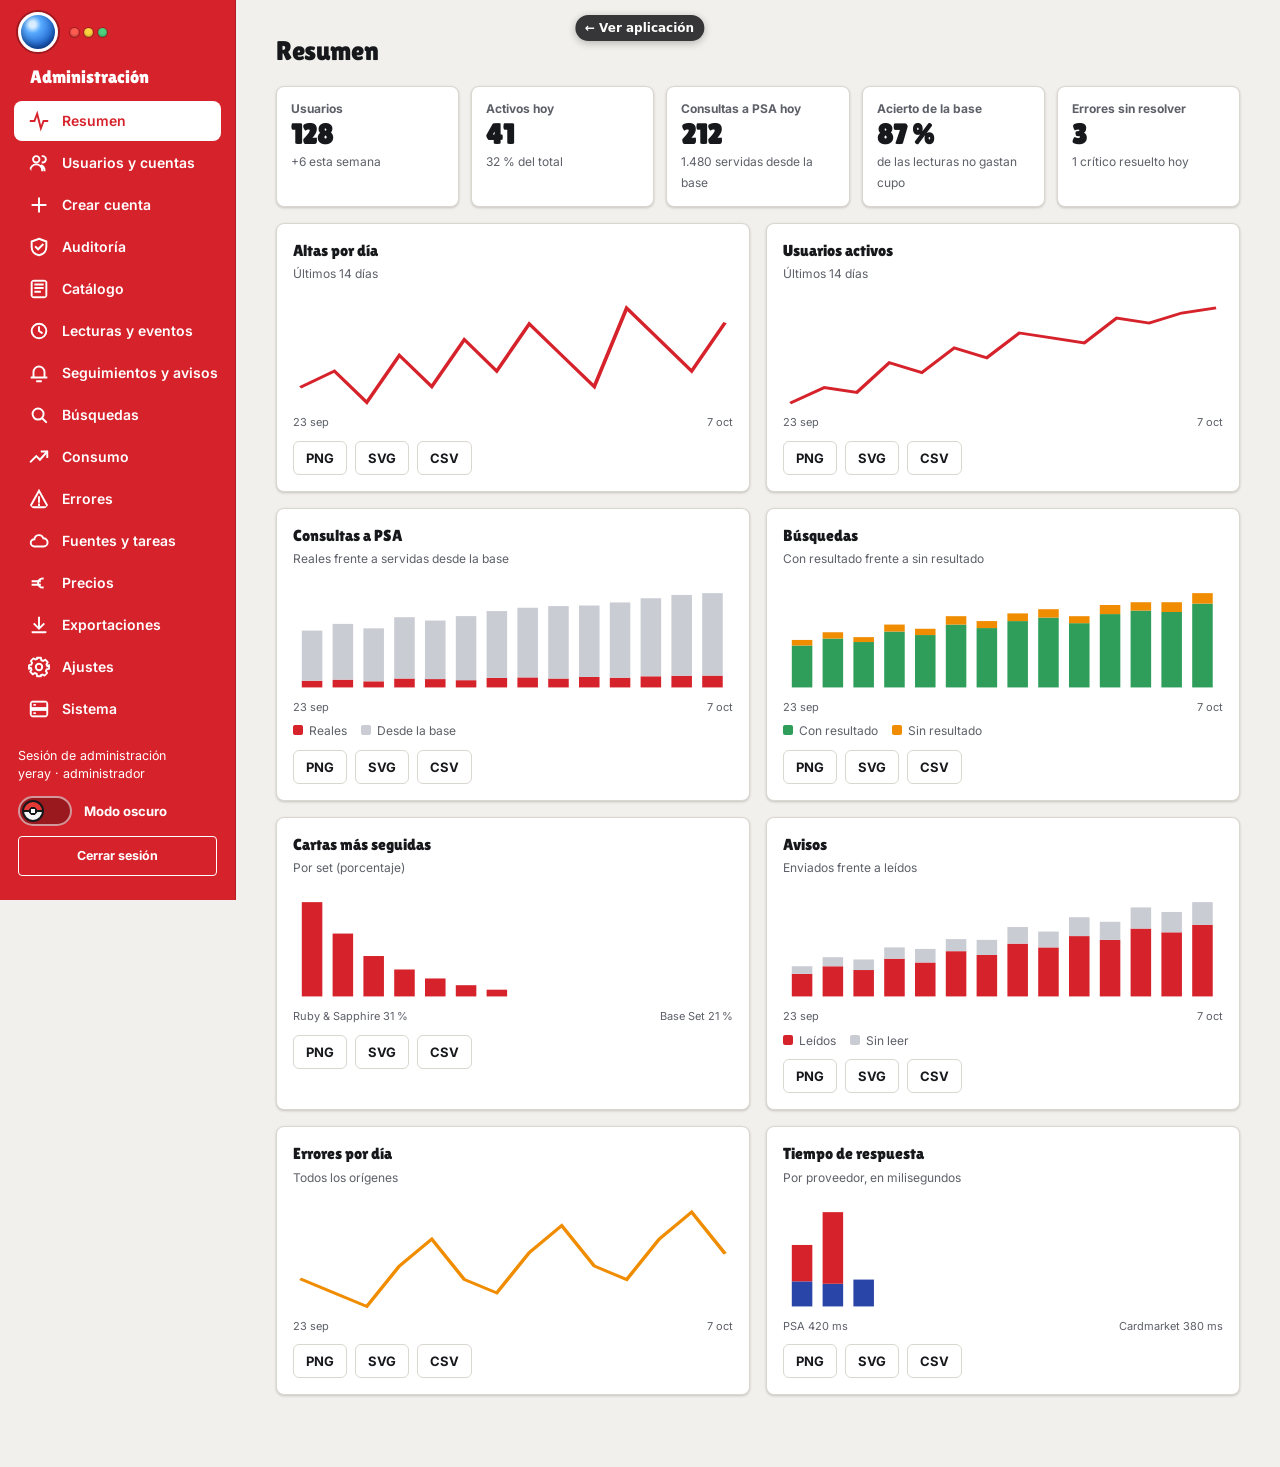
<file: admin.html>
<!doctype html>
<html lang="es">
<head>
<meta name="robots" content="noindex">
<meta charset="utf-8">
<meta name="color-scheme" content="light dark">
<meta name="viewport" content="width=device-width, initial-scale=1, maximum-scale=1, user-scalable=no, viewport-fit=cover">
<title>Diseño · Administración</title>
<link rel="stylesheet" href="fonts/fonts.css">
<link rel="stylesheet" href="fonts/lilita.css">
<style>
@keyframes slidein {
  from { transform: translateX(40px); opacity: 0; } to { transform: none; opacity: 1; }
}
@keyframes up {
  from { transform: translateY(100%); } to { transform: none; }
}
@keyframes fade {
  from { opacity: 0; } to { opacity: 1; }
}
@keyframes fxin {
  to { opacity: 1; }
}
@keyframes fxout {
  from { opacity: 1; } to { opacity: 0; }
}
@keyframes ballspin {
  from { transform: rotate(0deg) scale(.55); } 55% { transform: rotate(600deg) scale(1.12); } to { transform: rotate(1080deg) scale(1); }
}
@keyframes skel {
  from { background-position: 200% 0; } to { background-position: -200% 0; }
}
:root, :root[data-theme="light"] { --bg: #f1f0ec; --surface: #ffffff; --border: #dad7cf; --tab-sep: rgba(214, 35, 43, .5); --primary: #d6232b; --primary-light: #ffffff; --primary-dark: #8f1219; --primary-tint: #fbe4e5; --text: #17181b; --text-secondary: #5d6068; --alert: #1f6fd1; --alert-tint: #e3effd; --on-alert: #ffffff; --down: #8b8e95; --good: #2f9e5a; --bar: #c9ccd3; --shadow-soft: 0 1px 3px rgba(23, 24, 27, .12), 0 1px 2px rgba(23, 24, 27, .08); --head-bg: #d6232b; --screen: #161b24; --lens-ring: #ffffff; --leds-d: flex; --nb-bg: #1f6fd1; --nb-fg: #ffffff; --nb-bd: transparent; --nb-on-bg: #1f6fd1; --nb-on-fg: #ffffff; --fab-fg: #ffffff; --fab-bd: 3px solid #f1f0ec; --fab-sh: 0 6px 14px rgba(0, 0, 0, .35); --lens-bg: radial-gradient(circle at 34% 28%, #d8eeff 0 9%, #58aaff 26%, #1a60c8 70%, #0f3f8a); --knob-bg: radial-gradient(circle at 50% 50%, #fff 0 22%, #17181b 22% 34%, transparent 35%), linear-gradient(180deg, #e53935 0 46%, #17181b 46% 54%, #f5f5f5 54%); --knob-w: 22px; --knob-br: 50%; --knob-bd: #17181b; --track-bg: rgba(0, 0, 0, .28); --track-bd: rgba(255, 255, 255, .55); --fab: radial-gradient(circle at 35% 30%, #d8eeff 0 9%, #58aaff 26%, #1a60c8 72%, #0f3f8a); --nav-on-bg: #d6232b; --nav-on-fg: #ffffff; --side-bg: #d6232b; --side-fg: #ffffff; --side-dim: #ffd6d8; --side-line: #b11d24; --side-on-bg: #ffffff; --side-on-fg: #d6232b; --side-add: #1f6fd1; --nav-h: 64px; --stage-bg: var(--primary); --stage-sh: 0 8px 24px rgba(214, 35, 43, .22); --stage-pattern: repeating-linear-gradient(0deg, rgba(255, 255, 255, .05) 0 1px, transparent 1px 4px); --stage-plus-op: .12; --stage-btn-bg: #ffffff; --stage-btn-fg: var(--primary); --safe-b: env(safe-area-inset-bottom); --safe-t: env(safe-area-inset-top); --display: 'Lilita One', 'Inter', sans-serif; }
*, *::before, *::after { box-sizing: border-box; -webkit-tap-highlight-color: transparent; }
[hidden] { display: none !important; }
svg[viewBox] path, svg[viewBox] line, svg[viewBox] circle, svg[viewBox] rect, svg[viewBox] polyline { stroke-linecap: square; stroke-linejoin: miter; }
html { background: var(--bg); }
body { margin: 0; font-family: 'Inter', sans-serif; background: var(--bg); color: var(--text); font-size: 15px; line-height: 1.4; }
body.lock { overflow: hidden; }
button { font: inherit; color: inherit; background: none; border: 0; cursor: pointer; padding: 0; }

.app-header { position: sticky; top: 0; z-index: 10; display: flex; align-items: center; justify-content: space-between; gap: 10px; background: var(--primary); padding: calc(10px + var(--safe-t)) 16px 10px; }
.brand { display: flex; align-items: center; gap: 10px; min-width: 0; color: #fff; }
.brand strong { font-family: var(--display); font-size: 1.2rem; font-weight: 800; letter-spacing: -.01em; line-height: 1; }
.brand .plus { color: var(--primary-light); font-size: 1.15em; font-weight: 500; display: inline-block; transform: rotate(-8deg) translateY(-2px); }

.ic { width: 22px; height: 22px; fill: none; stroke: currentColor; stroke-width: 2.1; flex: none; }

.brand svg.logo { width: 36px; height: 36px; border-radius: 9px; flex: none; }

.live { display: inline-flex; align-items: center; color: #dfe5fa; font-size: .75rem; font-weight: 600; border: 1px solid rgba(255, 255, 255, .3); border-radius: 4px; padding: 5px 9px; background: rgba(255, 255, 255, .1); }
.dot { width: 7px; height: 7px; border-radius: 50%; background: var(--primary-light); box-shadow: 0 0 0 3px rgba(255, 203, 5, .25); }

.nav { position: fixed; z-index: 30; left: 0; right: 0; bottom: 0; height: calc(var(--nav-h) + var(--safe-b)); padding-bottom: var(--safe-b); display: grid; grid-template-columns: repeat(5, 1fr); background: var(--surface); border-top: 1px solid var(--border); }
.nav .nav-brand, .nav .nav-foot { display: none; }
.nav-item { display: flex; flex-direction: column; align-items: center; justify-content: center; gap: 3px; color: var(--text-secondary); font-size: .68rem; font-weight: 600; position: relative; }
.nav-item .ic { box-sizing: content-box; padding: 4px 16px; margin: -4px 0; border-radius: 14px; }
.nav-item.add .ic { margin: 0; }
.nav-item .nav-badge { position: absolute; background: var(--nb-bg, var(--text)); color: var(--nb-fg, #fff); text-align: center; }
.nav-item.add .nav-fab { width: 52px; height: 52px; margin-top: -22px; display: flex; align-items: center; justify-content: center; }

.nav-item.add span.lb { display: none; }

.nav-item.add .ic { padding: 0; width: 26px; height: 26px; stroke-width: 2.6; }

.app-shell { min-height: 100vh; min-height: 100dvh; }
.app-content { padding: 14px 16px calc(var(--nav-h) + var(--safe-b) + 22px); max-width: 640px; margin: 0 auto; }

h1.page-title { font-family: var(--display); font-size: 1.5rem; font-weight: 800; letter-spacing: -.015em; margin: 0 0 16px; }
h2 { margin: 20px 0 8px 2px; font-family: var(--display); font-size: .95rem; font-weight: 700; color: var(--text-secondary); }
h2:first-child { margin-top: 0; }
.box > h2 { margin-top: 0; }

.meter { margin-top: 8px; height: 5px; background: rgba(255, 255, 255, .22); }

.summary { display: grid; grid-template-columns: auto 1fr; gap: 14px; align-items: center; background-color: var(--stage-bg); background-image: var(--stage-pattern); color: #fff; border-radius: 24px; padding: 18px; position: relative; overflow: hidden; isolation: isolate; box-shadow: var(--stage-sh); }
.summary::after { content: "+"; position: absolute; right: -10px; bottom: -64px; font-family: var(--display); font-weight: 500; font-size: 230px; line-height: 1; color: #fff; opacity: var(--stage-plus-op); transform: rotate(-8deg); z-index: -1; pointer-events: none; }
.summary .summary-count { font-family: var(--display); font-size: 3.6rem; font-weight: 800; line-height: .9; color: #fff; letter-spacing: -.03em; }

.box { background: var(--surface); border: 1px solid var(--border); border-radius: 8px; box-shadow: var(--shadow-soft); padding: 16px; }

.meter i { display: block; height: 100%; background: var(--primary-light); }

.change-card .d { text-align: right; }
.price-row .p { text-align: right; }

.viewer-nav.r { right: 28px; }

.footnote { font-size: .74rem; color: var(--text-secondary); margin: 22px 0 0; text-align: center; }

.summary b { display: block; font-size: 1.05rem; }
.summary small { color: rgba(255, 255, 255, .82); font-size: .78rem; }

.change-card { display: grid; grid-template-columns: 46px 1fr auto; gap: 12px; align-items: center; width: 100%; text-align: left; background: var(--surface); border: 1px solid var(--border); border-radius: 8px; box-shadow: var(--shadow-soft); padding: 10px 12px 10px 10px; }
.change-card:active, .collection-card:active, .price-row:active, .row:active { background: var(--primary-tint); }
.thumb { aspect-ratio: 5 / 7.4; border-radius: 4px; background: linear-gradient(160deg, #f4f6fb, #b9c0d6); padding: 3px; display: flex; flex-direction: column; gap: 2px; position: relative; overflow: hidden; border: 1px solid rgba(18, 26, 61, .25); }
.thumb::before { content: ""; flex: none; height: 17%; background: #fff; border-bottom: 2px solid #b4bacb; }

.thumb i { flex: 1; border-radius: 2px; background: linear-gradient(145deg, var(--c1), var(--c2)); }

.thumb::after { content: ""; position: absolute; inset: 0; background: linear-gradient(115deg, transparent 30%, rgba(255, 255, 255, .3) 48%, transparent 62%); }
.change-card .n, .price-row .n { font-weight: 800; font-size: .95rem; letter-spacing: -.005em; }
.change-card .s, .price-row .s { font-size: .78rem; color: var(--text-secondary); }

.change-card .d b { display: block; font-family: var(--display); font-size: 1.5rem; line-height: 1; color: var(--alert); }
.change-card .d span { font-size: .72rem; color: var(--text-secondary); }

.stack { display: grid; gap: 10px; }
.grid { display: grid; grid-template-columns: repeat(2, 1fr); gap: 12px; }

.tag-label { display: inline-block; background: var(--primary); color: #fff; font-size: .66rem; font-weight: 700; border-radius: 3px; padding: 1px 6px; margin-top: 4px; }
.tag-label.ev { background: var(--alert); }
.chips { display: flex; flex-wrap: wrap; gap: 8px; margin: 0 0 12px; }

.chips button { flex: none; border: 1px solid var(--border); background: var(--surface); border-radius: 4px; padding: 8px 13px; font-size: .82rem; font-weight: 700; color: var(--text-secondary); }
.chips button.on { background: var(--primary); border-color: var(--primary); color: #fff; }

.search { display: flex; align-items: center; gap: 8px; background: var(--surface); border: 1px solid var(--border); border-radius: 4px; padding: 0 12px; margin-bottom: 10px; color: var(--text-secondary); }

.search input { flex: 1; min-width: 0; border: 0; outline: 0; background: none; font: inherit; color: var(--text); padding: 12px 0; }

.detail-body { padding: 16px 16px 0; grid-template-columns: minmax(0, 1fr); }

.chips::-webkit-scrollbar { display: none; }
.collection-card { display: block; text-align: left; background: var(--surface); border: 1px solid var(--border); border-radius: 8px; box-shadow: var(--shadow-soft); overflow: hidden; width: 100%; }
.collection-card .th { border-radius: 0; border-width: 0 0 1px; width: 100%; padding: 8px; background: linear-gradient(160deg, #eef1f9, #c3cadf); }
.collection-card .th::before { height: 22px; }
.collection-card .badge { position: absolute; top: 8px; right: 8px; z-index: 1; background: var(--alert); color: #fff; font-size: .68rem; font-weight: 800; border-radius: 3px; padding: 2px 6px; }
.collection-card .card-info { padding: 9px 10px 11px; }
.collection-card .n { font-weight: 800; font-size: .92rem; line-height: 1.2; }
.collection-card .s { font-size: .74rem; color: var(--text-secondary); margin-top: 1px; }

.price-row .p span { font-size: .74rem; font-weight: 700; }

.collection-card .card-figures { display: none; }
.price-row { display: grid; grid-template-columns: 46px 1fr 74px auto; gap: 10px; align-items: center; width: 100%; text-align: left; background: var(--surface); border: 1px solid var(--border); border-radius: 8px; box-shadow: var(--shadow-soft); padding: 10px 12px 10px 10px; }

.price-row .p b { display: block; font-family: var(--display); font-size: 1.1rem; }
.price-row svg.sp { width: 74px; height: 34px; }

.detail-column { display: none; }
.split-view[data-open="1"] .detail-column { display: flex; flex-direction: column; position: fixed; z-index: 40; inset: 0; background: var(--bg); animation: slidein .22s ease-out; }
.split-view[data-open="1"] .list-column { display: none; }
.detail-bar { flex: none; display: flex; align-items: center; gap: 6px; padding: calc(8px + var(--safe-t)) 8px 8px; background: var(--primary); color: #fff; }
.detail-bar .bk { width: 44px; height: 44px; display: flex; align-items: center; justify-content: center; }
.detail-bar strong { font-family: var(--display); font-size: 1.05rem; font-weight: 800; white-space: nowrap; overflow: hidden; text-overflow: ellipsis; }
.detail-scroll { flex: 1; overflow-y: auto; overscroll-behavior: contain; padding-bottom: 16px; }

.hero { position: relative; overflow: hidden; background-color: var(--stage-bg); background-image: var(--stage-pattern); padding: 6px 16px 22px; isolation: isolate; border-radius: 0 0 24px 24px; box-shadow: var(--stage-sh); }
.hero::after { content: "+"; position: absolute; right: -14px; bottom: -80px; font-family: var(--display); font-weight: 500; font-size: 270px; line-height: 1; color: #fff; opacity: var(--stage-plus-op); transform: rotate(-8deg); z-index: -1; pointer-events: none; }
.stage { perspective: 900px; display: flex; justify-content: center; padding-top: 6px; }
.slab { width: min(176px, 46vw); aspect-ratio: 5 / 7.6; transform-style: preserve-3d; transition: transform .12s ease-out; position: relative; touch-action: none; cursor: grab; }

tbody tr { cursor: pointer; }
.data-table tr.click { cursor: pointer; }

.slab.snap { transition: transform .45s cubic-bezier(.2, .8, .2, 1); }
.face { position: absolute; inset: 0; border-radius: 12px; padding: 9px; backface-visibility: hidden; -webkit-backface-visibility: hidden; background: linear-gradient(160deg, #f4f7f8, #b9c4c8); box-shadow: 0 22px 40px rgba(0, 0, 0, .35); }
.face.rev { transform: rotateY(180deg); }
.slab .slab-label { height: 17%; background: #fff; border-radius: 4px; display: flex; align-items: center; justify-content: space-between; gap: 6px; padding: 0 8px; font-size: 7.5px; line-height: 1.25; font-weight: 700; border-bottom: 3px solid #b4bacb; }

.slab .slab-label em { font-style: normal; font-weight: 800; }
.slab .slab-label .slab-grade b { display: block; font-family: var(--display); font-size: 23px; }

.slab .slab-label .slab-grade { text-align: center; line-height: 1; }
.slab .slab-art { margin-top: 7px; height: calc(83% - 7px); border-radius: 5px; background: linear-gradient(145deg, var(--c1), var(--c2)); display: flex; align-items: flex-end; padding: 10px; color: #fff; font-family: var(--display); font-weight: 800; font-size: 1.05rem; text-shadow: 0 1px 6px rgba(0, 0, 0, .5); }
.shine { position: absolute; inset: 0; border-radius: 12px; pointer-events: none; mix-blend-mode: soft-light; background: radial-gradient(circle at var(--mx, 50%) var(--my, 30%), rgba(255, 255, 255, .85), transparent 55%); }
.hero-actions { display: flex; justify-content: center; }
.hero-button { display: inline-flex; align-items: center; gap: 8px; margin: 14px auto 0; font-size: .85rem; border-radius: 6px; padding: 0 16px; height: 40px; }

.hero-button svg { width: 18px; height: 18px; }

.hint { text-align: center; font-size: .7rem; color: rgba(255, 255, 255, .82); margin-top: 10px; }
.card-title { font-family: var(--display); font-size: 1.5rem; font-weight: 800; letter-spacing: -.015em; line-height: 1.1; }

.card-title small { display: block; font-family: 'Inter', sans-serif; font-size: .82rem; font-weight: 400; color: var(--text-secondary); margin-top: 4px; letter-spacing: 0; }
.grade-card span { font-size: .72rem; font-weight: 700; color: var(--down); }
.grade-card.ch span { color: var(--alert); }

.grade-grid { display: grid; grid-template-columns: repeat(auto-fill, minmax(96px, 1fr)); gap: 8px; }
.grade-grid::-webkit-scrollbar { display: none; }

.grade-card small { display: block; font-size: .7rem; font-weight: 700; color: var(--text-secondary); }
.grade-card b { display: block; font-family: var(--display); font-size: 1.9rem; line-height: 1.05; letter-spacing: -.02em; }

.grade-card { min-width: 0; background: var(--surface); border: 1px solid var(--border); border-radius: 8px; box-shadow: var(--shadow-soft); padding: 10px 12px; }

th { text-align: right; font-size: .68rem; color: var(--text-secondary); font-weight: 700; padding: 0 0 6px 8px; }
th:first-child, td:first-child { text-align: left; padding-left: 0; }

.grade-card.ch { border-color: var(--alert); background: var(--alert-tint); }

table { width: 100%; border-collapse: collapse; font-size: .88rem; }
td { text-align: right; padding: 12px 0 12px 8px; border-top: 1px solid var(--border); font-variant-numeric: tabular-nums; }
tbody tr.on td { background: var(--primary-tint); }
tbody tr.on td:first-child { color: var(--primary); font-weight: 800; padding-left: 8px; }
tbody tr.tot td { font-weight: 800; }

.detail-actions { flex: none; display: flex; gap: 10px; padding: 10px 14px calc(10px + var(--safe-b)); background: var(--surface); border-top: 1px solid var(--border); }

.version-box { display: block; }
.grade-bars { display: grid; gap: 7px; }
.grade-bar { display: grid; grid-template-columns: 52px 1fr 48px; gap: 10px; align-items: center; font-size: .8rem; color: var(--text-secondary); }
.grade-bar .bar-track { height: 12px; background: var(--bg); }
.grade-bar .bar-fill { height: 100%; }
.grade-bar.on { color: var(--primary); font-weight: 700; }

.grade-bar em { font-style: normal; text-align: right; font-variant-numeric: tabular-nums; }
.price b { font-family: var(--display); font-size: 1.8rem; letter-spacing: -.02em; }
.price span { font-size: .85rem; font-weight: 700; }

.detail-action { flex: 1; display: flex; align-items: center; justify-content: space-between; gap: 10px; background: var(--primary); color: #fff; border-radius: 8px; padding: 0 16px; height: 52px; font-weight: 700; }

.detail-action b { font-family: var(--display); font-size: 1.1rem; line-height: 1.1; }

.price { display: flex; align-items: baseline; gap: 10px; }

.detail-action small { display: block; font-size: .68rem; font-weight: 500; color: #cdd6f6; line-height: 1.1; }

.sparkline { width: 100%; height: 64px; margin-top: 8px; }

.grade-pills button { height: 54px; border-radius: 6px; border: 1px solid var(--border); font-family: var(--display); font-weight: 800; font-size: 1.2rem; color: var(--text-secondary); background: var(--surface); }
.grade-pills button.on { background: var(--primary); border-color: var(--primary); color: #fff; }

.grades-editor { display: none; }
.grade-pills { display: grid; grid-template-columns: repeat(5, 1fr); gap: 8px; margin: 10px 0 12px; }
.range { font-family: var(--display); font-size: 1.5rem; font-weight: 800; color: var(--primary); min-height: 32px; }
.grade-presets { display: flex; flex-wrap: wrap; gap: 8px; margin: 10px 0 0; }

.grade-presets button { flex: none; border: 1px solid var(--border); background: var(--surface); border-radius: 4px; padding: 9px 14px; font-weight: 700; font-size: .85rem; }

.grade-presets::-webkit-scrollbar { display: none; }
.hero-actions { gap: 8px; flex-wrap: wrap; }
.viewer .stage { perspective: 1200px; touch-action: none; }
.hero .stage { touch-action: pan-y; }

.btn { display: inline-flex; align-items: center; justify-content: center; gap: 8px; background: var(--surface); border: 1px solid var(--border); border-radius: 6px; padding: 0 16px; height: 48px; font-weight: 700; }
.btn.pri { background: var(--primary); border-color: var(--primary); color: #fff; }

.sheet { position: fixed; z-index: 51; left: 0; right: 0; bottom: 0; background: var(--surface); border-radius: 20px 20px 0 0; padding: 10px 16px calc(18px + var(--safe-b)); animation: up .24s ease-out; max-height: 88vh; overflow-y: auto; }

.btn.full { width: 100%; margin-top: 16px; }

.sw { width: 50px; height: 28px; border-radius: 4px; position: relative; flex: none; }
.sw::after { content: ""; position: absolute; top: 3px; left: 3px; width: 22px; height: 22px; border-radius: 3px; background: #fff; transition: left .15s; }

.trans, .trans *, .trans *::before, .trans *::after { transition: background-color .3s ease, color .3s ease, border-color .3s ease, fill .3s ease, stroke .3s ease; }

.sw.on::after { left: 25px; }

.backdrop { position: fixed; inset: 0; z-index: 50; background: rgba(10, 16, 48, .55); animation: fade .18s; }
.sheet .sheet-handle { width: 40px; height: 4px; background: var(--border); margin: 0 auto 12px; }

.sheet h3 { margin: 0 0 2px; font-family: var(--display); font-size: 1.2rem; }
.sheet p { margin: 0 0 6px; font-size: .85rem; color: var(--text-secondary); }

.set .line { display: flex; justify-content: space-between; align-items: center; gap: 12px; min-height: 54px; border-top: 1px solid var(--border); font-size: .95rem; }
.set .line:first-child { border: 0; }
.history-filter { margin-bottom: 14px; }
.tab-switch.hist-switch { display: flex; margin: 0 0 14px; max-width: 460px; }
.hist-switch button { flex: 1; }
.archive-note { text-align: left; margin: 0 0 12px; }
.look-list { display: flex; flex-direction: column; gap: 10px; }
.look-row { display: flex; align-items: center; gap: 8px; }
.look-row .change-card { flex: 1; min-width: 0; }
.look-del { flex: none; width: 36px; height: 36px; border-radius: 50%; font-size: 22px; line-height: 1; color: var(--text-secondary); }
.look-clear { margin-top: 6px; }
.look-row .in-collection { font-size: .72rem; font-weight: 700; color: var(--primary); }
.view-banner { display: flex; align-items: center; gap: 12px; flex-wrap: wrap; margin: 0; padding: 12px 14px; border-radius: 8px; background: var(--primary-tint); border: 1px solid var(--primary); }
.view-banner span { flex: 1; min-width: 180px; }
.view-banner small { display: block; font-size: .78rem; font-weight: 500; color: var(--text-secondary); }
.tab-switch button + button { border-left: 1px solid var(--tab-sep); }
.keys-title { margin: 18px 0 4px; font-family: var(--display); font-size: 1rem; font-weight: 400; }
.keys-note { margin: 0 0 8px; font-size: .78rem; color: var(--text-secondary); }
.hero-follow { display: flex; align-items: center; justify-content: center; gap: 10px; width: 100%; max-width: 320px; height: 54px; margin: 16px auto 0; border-radius: 10px; background: #fff; color: var(--primary); font-size: 1.05rem; font-weight: 800; box-shadow: 0 4px 14px rgba(0, 0, 0, .3); animation: follow-pulse 2.4s ease-in-out infinite; }
.hero-follow svg { width: 22px; height: 22px; }
.view-banner .btn { height: 48px; }
@keyframes follow-pulse { 0%, 100% { box-shadow: 0 4px 14px rgba(0, 0, 0, .3), 0 0 0 0 rgba(255, 255, 255, .55); } 50% { box-shadow: 0 4px 14px rgba(0, 0, 0, .3), 0 0 0 9px rgba(255, 255, 255, 0); } }
@media (prefers-reduced-motion: reduce) { .hero-follow { animation: none; } }
.unfollow-btn { margin-top: 12px; height: 52px; font-size: 1rem; }
html { touch-action: manipulation; }
@media (max-width: 719px) { input, select, textarea { font-size: 16px !important; } }
input, select, textarea { color: var(--text); }
input::placeholder, textarea::placeholder { color: var(--text-secondary); opacity: 1; }
.sheet-error { color: var(--alert); font-weight: 700; margin: 8px 0 0; }
.sheet-body { display: flex; flex-direction: column; height: 300px; }
.sheet-body .field { flex: none; }
.sheet-body .btn { margin-top: auto; }
.sheet-sub { flex: none; margin: 14px 0 6px; font-size: .72rem; font-weight: 700; letter-spacing: .04em; text-transform: uppercase; color: var(--text-secondary); }
.look-scroll { flex: 1; min-height: 0; display: flex; flex-direction: column; gap: 10px; overflow-y: auto; overscroll-behavior: contain; padding: 2px 2px 4px; }
.look-scroll .change-card { flex: none; }
.split-view.solo .detail-bar { display: flex; }
.pack-fx { position: fixed; inset: 0; z-index: 400; display: flex; flex-direction: column; align-items: center; justify-content: center; gap: 48px; overflow: hidden; cursor: pointer; background: radial-gradient(circle at 50% 45%, #2a1f4f, #0a0c1c 70%); animation: pack-bg .35s ease-out; transition: background .5s; }
.pack-fx.leaving { background: transparent; }
.pack-fx.leaving .pack-rays, .pack-fx.leaving .pack-text { animation: none; opacity: 0; }
.pack-rays { position: absolute; left: 50%; top: 45%; width: 170vmax; height: 170vmax; margin: -85vmax 0 0 -85vmax; background: repeating-conic-gradient(rgba(255, 214, 92, .3) 0 7deg, transparent 7deg 18deg); -webkit-mask-image: radial-gradient(circle, #000 0, transparent 55%); mask-image: radial-gradient(circle, #000 0, transparent 55%); opacity: 0; animation: pack-rays-in .8s 1.6s forwards, pack-spin 24s linear infinite; }
.pack-flash { position: absolute; inset: 0; background: #fff; opacity: 0; pointer-events: none; animation: pack-flash .6s 1.5s ease-out; }
.pack-stage { position: relative; display: flex; justify-content: center; width: min(230px, 58vw); transition: transform .6s cubic-bezier(.5, 0, .9, .4), opacity .6s ease-in; }
.pack-stage .stage { width: 100%; }
.pack-slab { width: 100%; transform: rotateY(180deg); animation: pack-in .8s ease-out backwards, pack-shake .75s .9s ease-in-out, pack-flip .75s 1.65s cubic-bezier(.2, .8, .2, 1) forwards; }
.pack-slab .face { overflow: hidden; }
.pack-slab .face:not(.rev)::after { content: ""; position: absolute; inset: 0; background: linear-gradient(105deg, transparent 35%, rgba(255, 255, 255, .8) 50%, transparent 65%); transform: translateX(-130%); animation: pack-sweep .9s 2.4s ease-out forwards; }
.pack-aura { position: absolute; left: 50%; top: 50%; width: 150%; aspect-ratio: 1; margin: -75% 0 0 -75%; background: radial-gradient(circle, rgba(255, 214, 92, .55), transparent 62%); opacity: 0; animation: pack-aura 3s .9s ease-in-out forwards; }
.pack-sparks { position: absolute; left: 50%; top: 50%; }
.pack-sparks i { position: absolute; left: -4px; top: -4px; width: 8px; height: 8px; border-radius: 2px; background: #ffe27a; box-shadow: 0 0 10px #ffd24a; opacity: 0; transform: rotate(var(--a)) translateX(0) scale(.4); animation: pack-spark .95s 1.75s ease-out; }
.pack-text { position: relative; text-align: center; color: #fff; animation: pack-text .6s 2.3s backwards; }
.pack-text h2 { margin: 0 0 4px; font-family: var(--display); font-size: 1.6rem; font-weight: 400; text-shadow: 0 2px 12px rgba(0, 0, 0, .5); }
.pack-text p { margin: 0; font-size: .9rem; color: rgba(255, 255, 255, .8); }
.collection-card.fresh { animation: pack-fresh 1.8s ease-out 2; }
@keyframes pack-bg { from { opacity: 0; } to { opacity: 1; } }
@keyframes pack-in { from { opacity: 0; transform: translateY(60px) scale(.6) rotateY(180deg); } to { opacity: 1; transform: translateY(0) scale(1) rotateY(180deg); } }
@keyframes pack-shake { 0%, 100% { transform: rotateY(180deg) rotateZ(0); } 15% { transform: rotateY(180deg) rotateZ(-5deg); } 30% { transform: rotateY(180deg) rotateZ(5deg); } 45% { transform: rotateY(180deg) rotateZ(-4deg); } 60% { transform: rotateY(180deg) rotateZ(4deg); } 80% { transform: rotateY(180deg) rotateZ(-2deg); } }
@keyframes pack-flip { 0% { transform: rotateY(180deg) scale(1); } 55% { transform: rotateY(90deg) scale(1.2); } 100% { transform: rotateY(0) scale(1.08); } }
@keyframes pack-flash { 0% { opacity: 0; } 25% { opacity: .95; } 100% { opacity: 0; } }
@keyframes pack-rays-in { from { opacity: 0; } to { opacity: 1; } }
@keyframes pack-spin { to { transform: rotate(360deg); } }
@keyframes pack-aura { 0% { opacity: 0; transform: scale(.5); } 40% { opacity: .9; transform: scale(1.1); } 100% { opacity: .55; transform: scale(1); } }
@keyframes pack-sweep { to { transform: translateX(130%); } }
@keyframes pack-spark { 0% { opacity: 1; transform: rotate(var(--a)) translateX(0) scale(.4); } 100% { opacity: 0; transform: rotate(var(--a)) translateX(var(--d)) scale(1.1); } }
@keyframes pack-text { from { opacity: 0; transform: translateY(14px); } to { opacity: 1; transform: translateY(0); } }
@keyframes pack-fresh { 0%, 100% { box-shadow: 0 0 0 0 transparent; } 50% { box-shadow: 0 0 0 4px var(--primary); } }

.sheet .field { width: 100%; height: 52px; border: 1px solid var(--border); border-radius: 6px; padding: 0 14px; font: inherit; font-size: 1.1rem; margin-top: 10px; background: var(--bg); }

.set .line small { display: block; color: var(--text-secondary); font-size: .76rem; }

.cols { display: grid; gap: 20px; }

.data-table-box { overflow-x: auto; }

@media (min-width: 720px) {
  h1.page-title { font-size: 1.7rem; }

  .app-header { display: none; }

  .nav { top: 0; right: auto; bottom: 0; width: 84px; height: auto; padding: 0; display: flex; flex-direction: column; border-top: 0; border-right: 1px solid var(--border); }

  .nav .nav-brand svg { width: 44px; height: 44px; border-radius: 11px; }

  .nav .nav-brand { display: flex; align-items: center; justify-content: center; }
  .nav-item { flex: none; height: 72px; }
  .nav-item { margin: 0 8px 2px; border-radius: 8px; }
  .nav-item .ic { padding: 0; margin: 0; }
  .nav-item.add { margin: 12px 10px 0; height: 48px; flex-direction: row; border-radius: 8px; }
  .nav-item.add .nav-fab { margin: 0; width: auto; height: auto; }
  .nav-item.add .ic { width: 22px; height: 22px; }
  .nav .nav-foot { display: none; }

  .app-shell { padding-left: 84px; }
  .app-content { max-width: none; padding: 28px 32px 48px; }
  .cols { grid-template-columns: 1fr 1fr; align-items: start; }
  .summary { grid-template-columns: auto 1fr; max-width: 560px; }
  .split-view { display: grid; grid-template-columns: 290px minmax(0, 1fr); gap: 24px; align-items: start; }
  .split-view .list-column, .split-view[data-open="0"] .detail-column, .split-view[data-open="1"] .detail-column, .split-view[data-open="1"] .list-column { display: block; }
  .split-view[data-open="1"] .detail-column { position: static; inset: auto; animation: none; background: none; }
  .grid { grid-template-columns: 1fr; gap: 10px; }
  .detail-bar, .detail-actions { display: none; }
  .detail-scroll { overflow: visible; padding: 0; }
  .detail-body { padding: 16px 0 0; }

  .chips { margin: 0 0 12px; padding: 0; }
  .collection-card { display: grid; grid-template-columns: 46px 1fr auto; gap: 12px; align-items: center; padding: 10px 12px 10px 10px; }
  .collection-card.sel { border-color: var(--primary); box-shadow: 0 0 0 2px var(--primary); }
  .collection-card .th { width: 46px; border: 1px solid rgba(18, 26, 61, .25); border-radius: 4px; padding: 3px; background: linear-gradient(160deg, #f4f6fb, #b9c0d6); }
  .collection-card .th::before { height: 17%; }
  .collection-card .badge { display: none; }
  .collection-card .card-info { padding: 0; }
  .collection-card .card-figures { display: block; text-align: right; font-size: .82rem; line-height: 1.5; white-space: nowrap; }
  .set .box { padding: 6px 16px; }
  .price-row { grid-template-columns: 46px 1fr 90px auto; }

  .grade-presets { margin: 10px 0 0; padding: 0; }
  .hero { border-radius: 24px; padding: 24px 20px 20px; }
  .grade-card { min-width: 0; }
  .grade-pills { grid-template-columns: repeat(10, 1fr); gap: 5px; }
  .sheet.sh-grades, .backdrop.bk-grades { display: none; }

  .sheet .sheet-handle { display: none; }

  .collection-card .card-figures .up { color: var(--alert); font-weight: 700; }

  .collection-card .card-figures .flat { color: var(--down); }
  .collection-card .card-figures .dim { color: var(--text-secondary); font-size: .74rem; }

  .grade-pills button { height: 40px; font-size: 1rem; border-radius: 3px; }

  .sheet { left: 50%; right: auto; bottom: auto; top: 50%; width: 420px; border-radius: 12px; transform: translate(-50%, -50%); animation: fade .18s; padding-bottom: 18px; }

  .price-row svg.sp { width: 90px; }
}
.change-card.sel { border-color: var(--primary); box-shadow: 0 0 0 2px var(--primary); }

@media (min-width: 1100px) {
  .nav { width: 236px; padding: 0 14px; }
  .nav .nav-brand { justify-content: flex-start; gap: 12px; height: 84px; padding-left: 4px; }
  .nav .nav-brand strong { font-family: var(--display); font-size: 1.45rem; font-weight: 800; letter-spacing: -.01em; }
  .nav .nav-brand .plus { color: var(--primary); font-size: 1.15em; font-weight: 500; display: inline-block; transform: rotate(-8deg) translateY(-2px); }
  .nav-item { flex-direction: row; justify-content: flex-start; gap: 14px; padding: 0 16px; height: 48px; margin: 0 0 4px; font-size: .95rem; }
  .nav-item.add { margin: 14px 0 0; justify-content: center; padding: 0; }
  .nav .nav-foot { display: block; margin-top: auto; padding: 16px 4px 20px; font-size: .78rem; color: var(--text-secondary); }

  .nav-item.add span.lb { display: inline; }

  .nav .meter { background: var(--border); }

  .app-shell { padding-left: 236px; }
  .app-content { padding: 32px 40px 56px; }
  .split-view { grid-template-columns: 380px minmax(0, 1fr); gap: 24px; }
  .summary { max-width: none; }
}
.hs-stats b { font-family: var(--display); font-size: 1.4rem; line-height: 1.1; }

.dates { display: grid; grid-template-columns: 1fr 1fr; gap: 10px; margin-top: 10px; }

@media (min-width: 1500px) {
  .detail-grid { display: grid; grid-template-columns: 290px minmax(0, 1fr); gap: 20px; align-items: start; }
  .detail-grid .detail-body { padding-top: 0; }
  .detail-side { display: grid; gap: 16px; }
}
.hs-stats div { background: var(--bg); border-radius: 6px; padding: 10px; }

@media (max-width: 719px) {
  .nav-item { z-index: 1; transition: color .25s; }

  .grades-editor { display: none; }
}
.dates label { display: block; font-size: .72rem; font-weight: 700; color: var(--text-secondary); }
.dates input { display: block; width: 100%; height: 44px; margin-top: 4px; border: 1px solid var(--border); border-radius: 6px; padding: 0 10px; font: inherit; background: var(--surface); color: var(--text); }

.nav-item { transition: color .12s; }

.auth-screen .page-title { text-align: center; margin-bottom: 4px; }

.hs-stats { display: grid; grid-template-columns: repeat(3, minmax(0, 1fr)); gap: 8px; margin-top: 12px; }

.hs-stats small { display: block; font-size: .68rem; font-weight: 700; color: var(--text-secondary); }

.top-leds { display: var(--leds-d); gap: 5px; }

.ls { display: inline; }
.ll { display: none; }

.hs-ax { display: flex; justify-content: space-between; font-size: .7rem; color: var(--text-secondary); margin-top: 4px; }
.hs-ev { display: grid; grid-template-columns: 56px 1fr auto; gap: 10px; align-items: center; padding: 11px 0; border-top: 1px solid var(--border); font-size: .88rem; }

.hs-ev small { color: var(--text-secondary); font-size: .72rem; }
.hs-ev b { color: var(--alert); font-weight: 800; }
.hs-chips button { min-width: 62px; height: 38px; padding: 0 12px; border: 1px solid var(--border); border-radius: 6px; font-weight: 800; font-size: .82rem; background: var(--surface); color: var(--text-secondary); }
.hs-chips button.on { background: var(--primary); border-color: var(--primary); color: #fff; }

.hs-chips { display: flex; flex-wrap: wrap; gap: 6px; margin-bottom: 12px; }
.hs-chart { width: 100%; height: 120px; display: block; }
.hs-empty { font-size: .85rem; color: var(--text-secondary); margin: 6px 0 0; }

.chips button:active, .grade-presets button:active, .btn:active, .hs-chips button:active, .hchips button:active, .cmpg button:active { background: var(--primary-tint); color: var(--text); }

.app-header, .detail-bar { background: var(--head-bg); }
.top-lens { width: 36px; height: 36px; border-radius: 50%; flex: none; background: var(--lens-bg); border: 3px solid var(--lens-ring); box-shadow: 0 0 0 2px rgba(0, 0, 0, .28), inset 0 -3px 6px rgba(0, 0, 0, .35); }

.top-leds i { width: 9px; height: 9px; border-radius: 50%; box-shadow: inset 0 -1px 2px rgba(0, 0, 0, .35), 0 0 0 1px rgba(0, 0, 0, .22); }
.top-leds i:nth-child(1) { background: #ff5b50; }
.top-leds i:nth-child(2) { background: #ffd23f; }
.top-leds i:nth-child(3) { background: #4fd07d; }

.theme-switch { position: relative; width: 54px; height: 30px; border-radius: 15px; border: 2px solid var(--track-bd); background: var(--track-bg); flex: none; }

.theme-switch i { position: absolute; top: 2px; left: 2px; width: 22px; height: 22px; border-radius: 50%; }
.theme-switch i::before, .theme-switch i::after { position: absolute; inset: 0; border-radius: 50%; border: 2px solid #17181b; box-sizing: border-box; }
.theme-switch i::before { background: radial-gradient(circle at 50% 50%, #fff 0 20%, #17181b 20% 33%, transparent 34%), linear-gradient(180deg, #e53935 0 46%, #17181b 46% 54%, #f5f5f5 54%); }
.theme-switch i::after { background: radial-gradient(circle at 50% 50%, #f4f4f4 0 21%, #17181b 21% 31%, transparent 32%), linear-gradient(135deg, transparent 43%, #17181b 43% 57%, transparent 57%), #d42a31; }
.theme-switch.on i { left: 26px; }

.nav-theme { display: flex; align-items: center; gap: 12px; margin-top: 14px; font-weight: 700; font-size: .82rem; color: inherit; width: 100%; text-align: left; }
.nav-item.on { color: var(--text); }
.nav-item.on .ic { background: var(--nav-on-bg); color: var(--nav-on-fg); }
.nav-item.add { color: var(--fab-fg); }
.nav-item.add .nav-fab { border-radius: 50%; background: var(--fab); border: var(--fab-bd); box-shadow: var(--fab-sh); }

.tag-label.ev, .collection-card .badge { color: var(--on-alert); }
.thumb::before { border-bottom-color: #b4bacb; }

.slab .slab-label { border-bottom-color: #b4bacb; color: #17181b; }

.slab .slab-label .slab-grade b { color: #17181b; }
.slab .slab-label em { color: #6b7080; }

.slab .slab-art.bk { background: radial-gradient(circle at 50% 50%, #fff 0 8%, #121a3d 8% 10%, #d6232b 10% 17%, transparent 17%), linear-gradient(160deg, #3a58c9, #17246b); }
.hero-button { background: var(--stage-btn-bg, var(--primary)); color: var(--stage-btn-fg, #fff); font-weight: 800; box-shadow: 0 2px 8px rgba(0, 0, 0, .2); }
.grade-bar .bar-fill { background: var(--bar); }
.grade-bar.on .bar-fill { background: var(--primary); }
.sw { background: var(--bar); }
.sw.on { background: var(--primary); }
.no { font-size: .68rem; font-weight: 700; letter-spacing: .1em; color: var(--text-secondary); font-variant-numeric: tabular-nums; }
.card-title .no { display: block; margin-bottom: 4px; font-family: 'Inter', sans-serif; }

.brand strong, h1.page-title, h2, .card-title, .summary .summary-count, .change-card .d b, .grade-card b, .range, .price b, .grade-pills button, .slab .slab-label .slab-grade b, .nav .nav-brand strong, .sheet h3, .price-row .p b { font-stretch: 82%; }

.segmented button { height: 44px; border: 1px solid var(--border); border-radius: 4px; font-weight: 700; color: var(--text-secondary); background: var(--surface); }
.segmented button.on { background: var(--primary); border-color: var(--primary); color: #fff; }
.set .line b.ok { color: var(--good); }

.segmented { display: grid; grid-template-columns: repeat(3, 1fr); gap: 6px; }

.auth-box { width: 100%; max-width: 400px; }
.viewer-nav.l { left: 28px; }

@media (min-width: 720px) {
  .nav .nav-brand .top-leds { display: none; }
  .nav .nav-brand .top-lens { width: 44px; height: 44px; }

  .nav { background: var(--side-bg); border-color: var(--side-line); }
  .nav-item { color: var(--side-fg); }
  .nav-item.on { color: var(--side-on-fg); }
  .nav-item.on .ic { background: none; color: inherit; }
  .nav-item.add { order: 9; background: var(--side-add); color: #fff; }
  .nav-item.add .nav-fab { background: none; box-shadow: none; border: 0; border-radius: 0; }
  .nav .nav-foot { color: var(--side-dim); }
  .nav .meter { background: rgba(255, 255, 255, .25); }

  .nav .meter i { background: #fff; }

  .nav .nav-brand { color: var(--side-fg); }
  .nav .nav-brand .plus { color: inherit; }
  .nav-item { z-index: 1; }
}
.auth-screen .subtitle { text-align: center; margin: 0 0 18px; font-size: .86rem; color: var(--text-secondary); }

.auth-screen label em { font-style: normal; font-weight: 400; }

@media (min-width: 1100px) {
  .nav .meter i { background: #fff; }

  .nav .nav-brand .top-lens { width: 40px; height: 40px; }

  .nav .nav-brand { color: var(--side-fg); }

  .ls { display: none; }
  .ll { display: inline; }
}

@media (max-width: 719px) {
  .app-header { position: fixed; left: 0; right: 0; top: 0; z-index: 26; }

  .nav-item[data-t="price"] { display: none; }
  .nav-item .ic { position: relative; z-index: 1; }
}

@media (min-width: 720px) {
  .nav .nav-brand strong { display: none; }
}

@media (min-width: 1100px) {
  .nav .nav-brand .top-leds { display: var(--leds-d); }

  .nav .nav-brand strong { display: block; }
}
.ballfx { position: fixed; inset: 0; z-index: 200; display: flex; align-items: center; justify-content: center; opacity: 0; animation: fxin .28s ease-out forwards; }
.ballfx.out { animation: fxout .4s ease-in forwards; }
.pball { width: 108px; height: 108px; border-radius: 50%; border: 5px solid #17181b; background: radial-gradient(circle at 50% 50%, #fff 0 13%, #17181b 13% 21%, transparent 22%), linear-gradient(180deg, #e53935 0 46%, #17181b 46% 54%, #f5f5f5 54%); box-shadow: 0 12px 34px rgba(0, 0, 0, .4); animation: ballspin 1s cubic-bezier(.55, 0, .25, 1) forwards; }
.auth-screen { position: fixed; inset: 0; z-index: 90; background: var(--bg); display: flex; align-items: flex-start; justify-content: center; padding: calc(28px + env(safe-area-inset-top)) 20px 28px; overflow-y: auto; }
.auth-logo { display: flex; align-items: center; justify-content: center; height: 76px; margin-bottom: 18px; }

.auth-logo svg { width: 64px; height: 64px; border-radius: 16px; }
.auth-screen label { display: block; font-size: .78rem; font-weight: 700; margin: 14px 0 5px; color: var(--text-secondary); }

.key-row { display: flex; justify-content: space-between; align-items: center; gap: 12px; padding: 12px 0; border-top: 1px solid var(--border); }

.viewer .slab { width: 176px; }

.auth-screen .field { width: 100%; height: 50px; border: 1px solid var(--border); border-radius: 6px; padding: 0 14px; font: inherit; background: var(--surface); color: var(--text); }

.tab-switch button { height: 44px; font-weight: 700; color: var(--text-secondary); }
.key-row code { font-family: ui-monospace, Consolas, monospace; font-size: .82rem; }

.tab-switch { display: grid; grid-template-columns: 1fr 1fr; border: 1px solid var(--border); border-radius: 6px; overflow: hidden; margin-bottom: 4px; background: var(--surface); }

.tab-switch button.on { background: var(--primary); color: #fff; }
.key-row small { display: block; color: var(--text-secondary); font-size: .72rem; margin-top: 2px; }

.fsbar { display: flex; gap: 8px; }

.viewer .stage { padding: 0; display: block; }

.revoke { color: #d6232b; font-weight: 800; font-size: .85rem; padding: 8px 0 8px 10px; }
.abtn { width: 100%; text-align: left; }

.viewer-fit { width: calc(176px * var(--k, 1)); height: calc(267.6px * var(--k, 1)); }
.viewer-scale { width: 176px; height: 267.6px; zoom: var(--k, 1); }

.revoked-text { color: var(--text-secondary); font-size: .8rem; font-weight: 700; }

.btn.danger { color: #d6232b; border-color: #d6232b; margin-top: 10px; }

.keybox { font-family: ui-monospace, Consolas, monospace; font-size: .95rem; background: var(--bg); border: 1px dashed var(--border); border-radius: 6px; padding: 14px; margin-top: 10px; word-break: break-all; }
.hchips { display: flex; gap: 6px; overflow-x: auto; margin: 0 -14px 10px; padding: 0 14px; scrollbar-width: none; }
.hchips::-webkit-scrollbar { display: none; }

.hero-button.ghost { background: transparent; color: #fff; border: 1px solid rgba(255, 255, 255, .5); }
.fsbar .hero-button { margin: 0; }
.viewer .hint { margin: 0; color: #9aa3b2; }

.viewer { position: fixed; inset: 0; z-index: 120; background: radial-gradient(circle at 50% 42%, #23272f, #050607 75%); display: flex; flex-direction: column; align-items: center; justify-content: center; gap: 18px; padding: 20px; }
.viewer-close { position: absolute; top: calc(14px + env(safe-area-inset-top)); right: 14px; width: 46px; height: 46px; border: 1px solid rgba(255, 255, 255, .35); border-radius: 50%; color: #fff; display: flex; align-items: center; justify-content: center; background: rgba(255, 255, 255, .08); }

.hchips button { flex: none; min-width: 64px; height: 38px; padding: 0 12px; border: 1px solid var(--border); border-radius: 6px; font-weight: 800; font-size: .82rem; background: var(--surface); color: var(--text-secondary); }
.hchips button.on { background: var(--primary); border-color: var(--primary); color: #fff; }

.hchart { width: 100%; height: 110px; display: block; }
.hcap { font-size: .82rem; margin: 6px 0 0; }

.hcap b { font-weight: 800; }

.history-event { display: grid; grid-template-columns: 54px 1fr auto; gap: 10px; padding: 10px 0; border-top: 1px solid var(--border); font-size: .85rem; align-items: center; }

.history-event small { color: var(--text-secondary); font-size: .72rem; }
.history-event b { color: var(--alert); font-weight: 800; }

.favrow { display: flex; align-items: center; justify-content: space-between; gap: 12px; margin-top: 12px; padding-top: 12px; border-top: 1px solid var(--border); font-size: .8rem; color: var(--text-secondary); }

.favrow button { font-weight: 800; font-size: .82rem; color: var(--primary); padding: 8px 0 8px 10px; }
.favrow button.off { color: var(--text-secondary); }

.source-row { display: flex; justify-content: space-between; align-items: center; gap: 12px; padding: 12px 0; border-top: 1px solid var(--border); font-size: .9rem; }

.source-row small { display: block; color: var(--text-secondary); font-size: .72rem; margin-top: 2px; }

.source-row .status-text { font-size: .72rem; font-weight: 800; padding: 2px 7px; border-radius: 3px; background: var(--primary-tint); color: var(--text); white-space: nowrap; }
.source-row .status-text.bad { background: var(--alert-tint); color: var(--alert); }

.source-row button.retry { font-weight: 800; font-size: .82rem; color: var(--primary); padding: 8px 0 8px 10px; }

.cmprow { display: grid; grid-template-columns: minmax(0, 1fr) auto; gap: 10px; padding: 11px 0; border-top: 1px solid var(--border); font-size: .88rem; align-items: center; }

.cmprow small { display: block; color: var(--text-secondary); font-size: .72rem; }
.cmprow b { font-family: var(--display); font-size: 1.15rem; text-align: right; }

.devnote { font-size: .72rem; color: var(--text-secondary); margin: 10px 0 0; }

.cmprow .best { display: inline-block; margin-left: 6px; font-size: .6rem; font-weight: 800; background: var(--primary-light); color: var(--primary-dark); padding: 1px 5px; border-radius: 2px; vertical-align: middle; }

.brand strong, h1.page-title, h2, .summary::after, .summary .summary-count, .change-card .d b, .price-row .p b, .detail-bar strong, .hero::after, .slab .slab-label .slab-grade b, .slab .slab-art, .card-title, .grade-card b, .price b, .detail-action b, .grade-pills button, .range, .sheet h3, .nav .nav-brand strong, .hs-stats b, .cmprow b { font-weight: 400; font-stretch: 100%; }

.up { color: var(--alert); font-weight: 700; }
.dn { color: #f08c00; font-weight: 700; }

.collection-card .badge.dn { background: #f08c00; color: #1b1100; }

.change-card .d b.dn, .hs-ev b.dn, .history-event b.dn, .d b.dn { color: #f08c00; }
.grade-card.dn span { color: #f08c00; }

.grade-card.ch.dn { border-color: #f08c00; background: rgba(240, 140, 0, .14); }

.sel-grado { display: flex; align-items: center; gap: 8px; font-size: 13px; font-weight: 700; }

.adm-tabs button { height: 36px; padding: 0 14px; border: 1px solid var(--border); border-radius: 6px; font-weight: 700; font-size: 13px; background: var(--surface); color: var(--text-secondary); }

.nav-item[data-t="admin"] { display: none; }

.kpi-grid { display: flex; flex-wrap: wrap; gap: 12px; margin-bottom: 16px; }

.sel-grado select { height: 40px; border: 1px solid var(--border); border-radius: 4px; padding: 0 10px; font: inherit; background: var(--surface); color: var(--text); }

.adm-tabs button.on { background: var(--primary); border-color: var(--primary); color: #fff; }
.kpi-card span { font-size: 12px; color: var(--text-secondary); }

.kpi-card { flex: 1 1 170px; background: var(--surface); border: 1px solid var(--border); border-radius: 8px; padding: 14px; box-shadow: var(--shadow-soft); }

.adm-tabs { display: flex; flex-wrap: wrap; gap: 8px; margin-bottom: 20px; }
.chart { flex: 1 1 340px; background: var(--surface); border: 1px solid var(--border); border-radius: 8px; padding: 16px; box-shadow: var(--shadow-soft); }

.data-table tr.click:hover td { background: var(--primary-tint); }

@media (min-width: 720px) {
  .nav-item[data-t="admin"] { display: flex; }
}
.kpi-card small { display: block; font-size: 12px; font-weight: 700; color: var(--text-secondary); }
.kpi-card b { display: block; font-family: var(--display); font-size: 28px; line-height: 1.15; }

.charts { display: flex; flex-wrap: wrap; gap: 16px; margin-bottom: 16px; }

.chart h3 { margin: 0 0 4px; font-family: var(--display); font-size: 16px; font-weight: 400; }
.chart p { margin: 0 0 8px; font-size: 12px; color: var(--text-secondary); }
.chart svg { display: block; width: 100%; height: 120px; }

.lg { display: flex; gap: 14px; font-size: 12px; margin-top: 8px; color: var(--text-secondary); }

.chart .ax { display: flex; justify-content: space-between; font-size: 11px; color: var(--text-secondary); margin-top: 4px; }

.lg i { display: inline-block; width: 10px; height: 10px; border-radius: 2px; margin-right: 6px; }

.data-table { width: 100%; border-collapse: collapse; font-size: 14px; }

.data-table th { font-size: 12px; color: var(--text-secondary); padding: 8px; border-bottom: 1px solid var(--border); white-space: nowrap; }
.data-table td { padding: 10px 8px; border-bottom: 1px solid var(--border); }

.mini { font-size: 12px; color: var(--text-secondary); }

.adm-actions .btn { height: 40px; font-size: 13px; }

.adm-row { display: flex; flex-wrap: wrap; gap: 16px; }
.adm-col { flex: 1 1 320px; display: flex; flex-direction: column; gap: 16px; }
.adm-actions { display: flex; flex-wrap: wrap; gap: 8px; margin-top: 12px; }
.adm-filter { display: flex; flex-wrap: wrap; gap: 8px; margin-bottom: 12px; align-items: center; }

.adm-filter input { height: 40px; border: 1px solid var(--border); border-radius: 6px; padding: 0 12px; font: inherit; background: var(--surface); color: var(--text); flex: 1 1 220px; }

.empty-state .ic { width: 44px; height: 44px; color: var(--text-secondary); }

.result-summary .thumb { width: 56px; flex: none; }
.results .it .thumb { width: 46px; flex: none; }

.fx { display: flex; flex-direction: column; gap: 4px; margin: 10px 0; font-size: 14px; }

.empty-state { display: flex; flex-direction: column; align-items: center; text-align: center; gap: 10px; padding: 64px 20px; background: var(--surface); border: 1px solid var(--border); border-radius: 8px; box-shadow: var(--shadow-soft); }

.skeleton div { height: 86px; border-radius: 8px; background: linear-gradient(90deg, var(--border), var(--surface), var(--border)); background-size: 200% 100%; animation: skel 1.4s linear infinite; }

#main.still .detail-column, #layer.still .sheet, #layer.still .backdrop { animation: none; }

.result-summary { display: flex; align-items: center; gap: 12px; padding: 10px 0; border-top: 1px solid var(--border); }

.skeleton { display: flex; flex-direction: column; gap: 10px; }

.adm-note { font-size: 13px; color: var(--text-secondary); margin: 0 0 12px; }

.fx li { margin-left: 18px; }
.empty-state h2 { margin: 0; font-family: var(--display); font-size: 22px; font-weight: 400; color: var(--text); }
.empty-state p { margin: 0; max-width: 420px; font-size: 14px; color: var(--text-secondary); }

.aviso-dato { display: flex; align-items: center; gap: 12px; padding: 12px 14px; margin-bottom: 14px; border-radius: 8px; background: #fdecc8; color: #5c3b00; font-size: 14px; font-weight: 600; }

.aviso-dato button { margin-left: auto; font-weight: 800; color: #5c3b00; text-decoration: underline; }
.result-summary b { display: block; font-family: var(--display); font-size: 18px; font-weight: 400; }
.dialog h3 { margin: 0 0 6px; font-family: var(--display); font-size: 22px; font-weight: 400; }
.dialog p { margin: 0 0 10px; font-size: 14px; color: var(--text-secondary); }

.results { display: flex; flex-direction: column; gap: 8px; }

.results .it div { flex: 1; }

.results .it { display: flex; align-items: center; gap: 12px; background: var(--surface); border: 1px solid var(--border); border-radius: 8px; padding: 10px 12px; }

.results .it small { display: block; color: var(--text-secondary); font-size: 12px; }

.dialog .btn { margin-top: 8px; }
.keybox2 { font-family: ui-monospace, Consolas, monospace; font-size: 15px; background: var(--bg); border: 1px dashed var(--border); border-radius: 6px; padding: 14px; word-break: break-all; margin: 10px 0; }

.viewer-bar { position: absolute; left: 50%; bottom: 24px; transform: translateX(-50%); display: flex; align-items: center; gap: 8px; padding: 8px 10px; border-radius: 10px; background: rgba(255, 255, 255, .1); border: 1px solid rgba(255, 255, 255, .25); color: #fff; font-size: 14px; font-weight: 700; }

.viewer-bar button { height: 38px; min-width: 38px; padding: 0 12px; border-radius: 6px; border: 1px solid rgba(255, 255, 255, .3); color: #fff; font-weight: 800; }

.viewer-nav { position: absolute; top: 50%; width: 52px; height: 52px; margin-top: -26px; border-radius: 50%; border: 1px solid rgba(255, 255, 255, .35); background: rgba(255, 255, 255, .08); color: #fff; font-size: 26px; display: flex; align-items: center; justify-content: center; }
.viewer-count { position: absolute; top: 28px; left: 50%; transform: translateX(-50%); color: #cdd3dc; font-size: 14px; font-weight: 700; }
.webtop { position: fixed; z-index: 150; left: 0; right: 0; top: 0; display: flex; flex-direction: column; }
.chrome { display: flex; align-items: center; gap: 10px; height: 38px; padding: 0 14px; background: #dfe1e5; }

.chrome i { width: 12px; height: 12px; border-radius: 50%; background: #b8bbc0; }
.chrome span { flex: 1; max-width: 520px; height: 26px; border-radius: 13px; background: #fff; font-size: 13px; line-height: 26px; padding: 0 14px; color: #3c4043; }

.webbar { display: flex; align-items: center; gap: 12px; height: 46px; padding: 0 16px; background: var(--text); color: var(--bg); font-size: 14px; font-weight: 700; }

.webbar button { margin-left: auto; height: 32px; padding: 0 14px; border-radius: 6px; background: var(--primary); color: #fff; font-weight: 800; }
.webbar button.g { margin-left: 0; background: transparent; border: 1px solid rgba(255, 255, 255, .4); }
html.conweb body { padding-top: 84px; }

.nav-item .nav-badge { border: 0; border-radius: 3px; min-width: 24px; height: 24px; line-height: 24px; font-size: 14px; font-weight: 800; padding: 0 6px; top: 2px; left: calc(50% + 6px); }
.nav-item.on .nav-badge { background: var(--nb-on-bg); color: var(--nb-on-fg); }

.export-bar { display: flex; flex-wrap: wrap; align-items: center; gap: 8px; margin: -6px 0 14px; font-size: 13px; color: var(--text-secondary); }

@media (min-width: 720px) {
  .nav-item .nav-badge { top: 6px; left: calc(50% + 6px); }
  .nav { padding-bottom: 24px; overflow-y: auto; }

  .list-column { position: sticky; top: 24px; max-height: calc(100vh - 48px); overflow-y: auto; }
}
.export-bar button, .exp button, .dl button { height: 34px; padding: 0 12px; border: 1px solid var(--border); border-radius: 6px; font-weight: 700; font-size: 13px; background: var(--surface); color: var(--text); }

.exp { display: flex; align-items: center; flex-wrap: wrap; gap: 10px; padding: 12px 0; border-top: 1px solid var(--border); }

.exp span { flex: 1 1 200px; font-size: 15px; }
.exp small { display: block; color: var(--text-secondary); font-size: 12px; }

.detail-body { display: flex; flex-wrap: wrap; gap: 16px; }

.detail-body > * { flex: 1 1 420px; min-width: 0; }

.detail-body > :first-child { flex-basis: 100%; }

.input-row { display: flex; gap: 8px; }

.exp:first-of-type { border-top: 0; }
.exp select { height: 34px; border: 1px solid var(--border); border-radius: 6px; padding: 0 8px; font: inherit; font-size: 13px; background: var(--surface); color: var(--text); }

.adtitle { display: none; padding: 0 16px 10px; font-family: var(--display); font-size: 18px; color: var(--side-fg); }

.box .field { width: 100%; height: 46px; border: 1px solid var(--border); border-radius: 6px; padding: 0 12px; font: inherit; background: var(--surface); color: var(--text); }

.check-row input { width: 18px; height: 18px; accent-color: var(--primary); }

.lab { display: block; font-size: 13px; font-weight: 700; color: var(--text-secondary); margin: 14px 0 6px; }
.check-row { display: flex; align-items: center; gap: 10px; font-size: 14px; margin: 10px 0; }

.dl { display: flex; gap: 8px; margin-top: 10px; }
.adm-col { min-width: 0; }

@media (min-width: 720px) {
  .grades-editor .grade-pills button { width: 38px; height: 36px; aspect-ratio: auto; font-size: 16px; }

  .nav .nav-brand { height: 64px; }
  .adtitle { padding-bottom: 12px; }

  .detail-side { position: sticky; top: 24px; z-index: 5; background: var(--bg); padding-bottom: 12px; }

  .detail-body > .grades-editor { flex-basis: 100%; }
  .grades-editor { display: flex; flex-wrap: wrap; align-items: center; gap: 10px 24px; }
}

@media (min-width: 1100px) {
  .nav-item .nav-badge { position: static; margin-left: auto; top: auto; left: auto; }
  .adtitle { display: block; }

  .app-content { max-width: 1560px; }
}

@media (min-width: 720px) {
  .grades-editor h2 { flex: 1 1 100%; margin: 0; }

  .nav .nav-item { height: 40px; margin: 0 0 2px; padding: 0 14px; justify-content: flex-start; gap: 12px; text-align: left; font-size: 14px; white-space: nowrap; }

  .nav .nav-item span { white-space: nowrap; }

  .nav .nav-foot { margin-top: auto; padding-bottom: 20px; }

  .grades-editor .grade-pills { display: flex; gap: 6px; margin: 0; flex: 0 0 auto; }
  .grades-editor .range { margin: 0; min-height: 0; min-width: 130px; font-size: 20px; }
  .grades-editor .grade-presets { margin: 0; }
}
.data-table td { text-align: left; vertical-align: middle; }
.data-table th { text-align: left; }

.admtop .admout { margin-left: auto; }

@media (max-width: 719px) {
  .nav { overflow: visible; }
  .nav-item.on, .nav-item.on .ic { color: #fff; background: none; }

  .app-content { padding-top: calc(var(--toph, 56px) + 68px); padding-bottom: calc(var(--nav-h) + var(--safe-b) + 28px); }
}
.nav { overflow-y: auto; }

@media (min-width: 720px) and (max-width: 1499px) {
  .hero { display: flex; align-items: center; gap: 20px; padding: 16px 20px; }
  .hero .stage { flex: 0 0 auto; padding: 0; }
  .hero .slab { width: 104px; }
  .hero .hero-actions { display: flex; flex-direction: column; gap: 8px; margin: 0; }
  .hero .hint { display: none; }

  .hero .slab .slab-label > div:first-child { display: none; }

  .hero .slab .slab-label { justify-content: center; }
  .hero .slab .slab-art { font-size: 12px; padding: 6px; }
}
.nav > * { flex-shrink: 0; }

.nav-indicator { display: none; }

#admm { display: none; }

.input-row .field { min-width: 0; flex: 1 1 0; }

@media (max-width: 719px) {
  .nav-indicator { display: block; position: absolute; left: 0; top: 0; background: var(--primary); z-index: 0; transition: transform .28s cubic-bezier(.4, 0, .2, 1), width .28s cubic-bezier(.4, 0, .2, 1), height .28s cubic-bezier(.4, 0, .2, 1); }
  .nav, .adm-tabs { display: none; }

  .adm-col { flex-basis: 100%; }
}

@media (min-width: 720px) {
  .nav-item.on { background: none; }
  .nav-indicator { display: block; position: absolute; left: 0; top: 0; background: var(--side-on-bg); z-index: 0; transition: transform .28s cubic-bezier(.4, 0, .2, 1), width .28s cubic-bezier(.4, 0, .2, 1), height .28s cubic-bezier(.4, 0, .2, 1); }
}
.theme-switch i { transform-style: flat; transition: left .5s cubic-bezier(.4, 0, .2, 1), transform .5s cubic-bezier(.4, 0, .2, 1); }
.theme-switch i::before, .theme-switch i::after { content: ""; backface-visibility: visible; -webkit-backface-visibility: visible; transition: opacity .2s ease .15s; }
.theme-switch i::after { transform: none; opacity: 0; }
.theme-switch.on i { transform: rotate(360deg); }
.theme-switch.on i::before { opacity: 0; }
.theme-switch.on i::after { opacity: 1; }
.theme-switch.noanim i, .theme-switch.noanim i::before, .theme-switch.noanim i::after { transition: none; }

.status-pill { display: inline-block; padding: 6px 14px; border-radius: 3px; font-size: 13px; font-weight: 700; line-height: 1; background: var(--surface); color: var(--text); border: 1px solid var(--border); white-space: nowrap; }
.status-pill.ok { background: #1f6fd1; border-color: #1f6fd1; color: #fff; }
.status-pill.warn { background: #e8920c; border-color: #e8920c; color: #17181b; }
.status-pill.bad { background: #d42a31; border-color: #d42a31; color: #fff; }

.nav .nav-foot .btn { background: none; border: 1px solid var(--side-fg); border-radius: 4px; height: 40px; font-weight: 700; }

@media (max-width: 719px) {
  #main > h1.page-title:first-child { display: none; }

  #admm { display: block; }

  .admtop { position: fixed; z-index: 25; left: 0; right: 0; top: var(--toph, 56px); height: 52px; display: flex; align-items: center; gap: 10px; padding: 0 12px; background: var(--bg); border-bottom: 1px solid var(--border); }

  .admtop button { width: 40px; height: 40px; display: flex; align-items: center; justify-content: center; border: 1px solid var(--border); border-radius: 4px; background: var(--surface); color: var(--text); }

  .admtile .ic { width: 44px; height: 44px; color: var(--primary); stroke-width: 1.8; }

  .admtop strong { font-family: var(--display); font-size: 20px; font-weight: 400; }
  .admbar { position: fixed; z-index: 30; left: 0; right: 0; bottom: 0; height: calc(var(--nav-h) + var(--safe-b)); padding-bottom: var(--safe-b); display: grid; grid-template-columns: repeat(3, 1fr); background: var(--surface); border-top: 1px solid var(--border); }
  .admmenu { position: fixed; z-index: 24; inset: var(--toph, 56px) 0 0 0; background: var(--bg); overflow-y: auto; padding: 76px 16px calc(var(--nav-h) + var(--safe-b) + 28px); animation: fade .18s; }
  .admgrid { display: flex; flex-wrap: wrap; justify-content: center; gap: 14px; }
  .admtile { width: 104px; height: 108px; display: flex; flex-direction: column; align-items: center; justify-content: center; gap: 10px; border: 1px solid var(--border); border-radius: 18px; background: var(--surface); color: var(--text); font-size: 12px; font-weight: 700; line-height: 1.15; text-align: center; padding: 0 6px; }
  .admtile.on { background: var(--primary); border-color: var(--primary); color: #fff; }

  .admtile.on .ic { color: #fff; }
  .nav-item.on.pend, .nav-item.on.pend .ic { color: var(--text-secondary); }
}

@media (min-width: 720px) {
  .nav-item.on.pend { color: var(--side-fg); }
}
.nav .nav-foot, .nav .nav-foot .nav-theme { color: #fff; }

.nav .nav-foot .btn { color: #fff; border-color: #fff; }

@media (prefers-color-scheme: dark) {
  :root:not([data-theme="light"]) { --bg: #131416; --surface: #25282d; --border: #4a4f57; --tab-sep: rgba(255, 255, 255, .55); --primary: #d42a31; --primary-light: #f2f3f5; --primary-dark: #8f1219; --primary-tint: #3a2224; --text: #eceef1; --text-secondary: #b5bac3; --alert: #ff6e62; --alert-tint: #3b2623; --on-alert: #1b0e0c; --down: #7a7f88; --good: #4fbf7a; --bar: #4a4e56; --shadow-soft: 0 1px 3px rgba(0, 0, 0, .5); --head-bg: #1e2023; --screen: #0a0b0d; --lens-ring: #6b6f77; --leds-d: none; --nb-bg: #d42a31; --nb-fg: #ffffff; --nb-bd: transparent; --nb-on-bg: #ffffff; --nb-on-fg: #d42a31; --fab-fg: #17181b; --fab-bd: 4px solid #17181b; --fab-sh: 0 0 0 3px #d42a31, 0 8px 16px rgba(0, 0, 0, .45); --lens-bg: radial-gradient(circle at 50% 50%, #f4f4f4 0 21%, #17181b 21% 31%, transparent 32%), linear-gradient(135deg, transparent 43%, #17181b 43% 57%, transparent 57%), #d42a31; --knob-bg: #4fbf7a; --knob-w: 14px; --knob-br: 3px; --knob-bd: #1a5b36; --track-bg: #121315; --track-bd: #4a4e56; --fab: #f4f5f7; --nav-on-bg: #d42a31; --nav-on-fg: #ffffff; --side-bg: #101113; --side-fg: #d7dadf; --side-dim: #8e939c; --side-line: #2a2c30; --side-on-bg: #d42a31; --side-on-fg: #ffffff; --side-add: #d42a31; --stage-bg: var(--screen); --stage-sh: none; --stage-pattern: repeating-linear-gradient(0deg, rgba(255, 255, 255, .04) 0 1px, transparent 1px 4px); --stage-plus-op: .08; --stage-btn-bg: var(--primary); --stage-btn-fg: #ffffff; }
}
:root[data-theme="dark"] { --bg: #131416; --surface: #25282d; --border: #4a4f57; --tab-sep: rgba(255, 255, 255, .55); --primary: #d42a31; --primary-light: #f2f3f5; --primary-dark: #8f1219; --primary-tint: #3a2224; --text: #eceef1; --text-secondary: #b5bac3; --alert: #ff6e62; --alert-tint: #3b2623; --on-alert: #1b0e0c; --down: #7a7f88; --good: #4fbf7a; --bar: #4a4e56; --shadow-soft: 0 1px 3px rgba(0, 0, 0, .5); --head-bg: #1e2023; --screen: #0a0b0d; --lens-ring: #6b6f77; --leds-d: none; --nb-bg: #d42a31; --nb-fg: #ffffff; --nb-bd: transparent; --nb-on-bg: #ffffff; --nb-on-fg: #d42a31; --fab-fg: #17181b; --fab-bd: 4px solid #17181b; --fab-sh: 0 0 0 3px #d42a31, 0 8px 16px rgba(0, 0, 0, .45); --lens-bg: radial-gradient(circle at 50% 50%, #f4f4f4 0 21%, #17181b 21% 31%, transparent 32%), linear-gradient(135deg, transparent 43%, #17181b 43% 57%, transparent 57%), #d42a31; --knob-bg: #4fbf7a; --knob-w: 14px; --knob-br: 3px; --knob-bd: #1a5b36; --track-bg: #121315; --track-bd: #4a4e56; --fab: #f4f5f7; --nav-on-bg: #d42a31; --nav-on-fg: #ffffff; --side-bg: #101113; --side-fg: #d7dadf; --side-dim: #8e939c; --side-line: #2a2c30; --side-on-bg: #d42a31; --side-on-fg: #ffffff; --side-add: #d42a31; --stage-bg: var(--screen); --stage-sh: none; --stage-pattern: repeating-linear-gradient(0deg, rgba(255, 255, 255, .04) 0 1px, transparent 1px 4px); --stage-plus-op: .08; --stage-btn-bg: var(--primary); --stage-btn-fg: #ffffff; }
</style>
</head>
<body>
<div class="app-shell">
  <header class="app-header"><div class="brand"><span class="top-lens"></span><span class="top-leds"><i></i><i></i><i></i></span></div><button class="theme-switch" data-tt="1" role="switch" aria-label="Modo oscuro"><i></i></button></header>
  <nav class="nav" id="nav"></nav>
  <div class="app-content"><main id="main"></main></div>
<div id="admm"></div>
</div>
<div id="layer"></div>
<script>
var cards = [
  { id: 'blz', cert: '58231947', name: 'Blaziken Holo', set: 'Ruby & Sapphire · 3/109', c1: '#e8622c', c2: '#7a1d12', price: 184.5, pct: 4.2, trend: [160, 163, 170, 168, 174, 181, 184.5], tracked: [7, 8, 9, 10], delta: { 9: 2 },
    versions: [
      { n: 'Inglés', pop: [0, 1, 0, 2, 6, 14, 31, 88, 200, 77] },
      { n: 'Francés', pop: [0, 0, 1, 0, 2, 5, 12, 29, 61, 18] },
      { n: 'Alemán', pop: [0, 0, 0, 1, 1, 3, 9, 20, 44, 11] },
      { n: 'Japonés', pop: [0, 0, 0, 0, 1, 4, 10, 36, 90, 52] }
    ] },
  { id: 'chz', cert: '61045582', name: 'Charizard Holo', set: 'Base Set · 4/102', c1: '#f2a23a', c2: '#8b2a0e', price: 412, pct: -1.1, trend: [430, 425, 420, 418, 415, 413, 412], tracked: [1, 2, 3], delta: { 2: 1 },
    versions: [
      { n: 'Inglés', pop: [4, 9, 20, 41, 86, 150, 290, 410, 520, 190] },
      { n: 'Francés', pop: [1, 2, 5, 9, 20, 34, 61, 90, 110, 30] }
    ] },
  { id: 'umb', cert: '63318870', name: 'Umbreon VMAX', set: 'Evolving Skies · 215/203', c1: '#3a4a8f', c2: '#0b0f26', price: 540, pct: 2.6, trend: [500, 510, 520, 526, 530, 536, 540], tracked: [9, 10], delta: { 9: 1 },
    versions: [
      { n: 'Inglés', pop: [0, 0, 1, 2, 4, 12, 60, 340, 1210, 880] },
      { n: 'Japonés', pop: [0, 0, 0, 0, 1, 3, 18, 120, 410, 240] }
    ] },
  { id: 'lug', cert: '57762094', name: 'Lugia Holo', set: 'Neo Genesis · 9/111', c1: '#7fb8d9', c2: '#27506e', price: 295, pct: 1.0, trend: [280, 283, 286, 290, 291, 294, 295], tracked: [2, 3, 5, 6], delta: { 3: 1 },
    versions: [
      { n: 'Inglés', pop: [2, 3, 8, 14, 33, 60, 120, 210, 160, 24] },
      { n: 'Alemán', pop: [0, 1, 2, 3, 8, 14, 26, 41, 30, 4] }
    ] }
];
var viewed = [
  { id: 'ven', cert: '62158304', name: 'Venusaur Holo', set: 'Base Set · 15/102', c1: '#5cae5a', c2: '#1f4d2b', price: 260, pct: 0.8, trend: [250, 252, 255, 254, 257, 259, 260], tracked: [], delta: {},
    versions: [
      { n: 'Inglés', pop: [3, 6, 14, 30, 62, 110, 190, 280, 310, 120] },
      { n: 'Francés', pop: [0, 1, 3, 7, 15, 28, 52, 70, 80, 21] }
    ] },
  { id: 'mtw', cert: '59417720', name: 'Mewtwo Holo', set: 'Base Set · 10/102', c1: '#a58ad8', c2: '#33205e', price: 95, pct: 1.9, trend: [88, 89, 90, 92, 93, 94, 95], tracked: [], delta: {},
    versions: [
      { n: 'Inglés', pop: [2, 5, 12, 26, 55, 98, 170, 240, 270, 96] },
      { n: 'Alemán', pop: [0, 1, 2, 5, 11, 20, 39, 58, 64, 17] }
    ] },
  { id: 'gen', cert: '60873315', name: 'Gengar Holo', set: 'Fossil · 5/62', c1: '#7c4fa0', c2: '#25123d', price: 120, pct: -0.6, trend: [124, 123, 122, 122, 121, 121, 120], tracked: [], delta: {},
    versions: [
      { n: 'Inglés', pop: [1, 3, 9, 18, 40, 77, 140, 190, 205, 64] },
      { n: 'Japonés', pop: [0, 0, 1, 3, 7, 15, 31, 55, 70, 33] }
    ] },
  { id: 'bla', cert: '61790244', name: 'Blastoise Holo', set: 'Base Set · 2/102', c1: '#4f9be0', c2: '#173a66', price: 330, pct: 1.4, trend: [316, 319, 322, 325, 326, 329, 330], tracked: [], delta: {},
    versions: [
      { n: 'Inglés', pop: [2, 5, 15, 33, 70, 120, 215, 300, 330, 130] },
      { n: 'Francés', pop: [0, 1, 4, 8, 17, 30, 55, 77, 88, 25] }
    ] },
  { id: 'dra', cert: '58840731', name: 'Dragonite Holo', set: 'Fossil · 4/62', c1: '#e8b04a', c2: '#7a4a10', price: 85, pct: 0.5, trend: [82, 83, 83, 84, 84, 85, 85], tracked: [], delta: {},
    versions: [
      { n: 'Inglés', pop: [1, 2, 8, 16, 36, 70, 128, 175, 190, 58] },
      { n: 'Alemán', pop: [0, 0, 1, 3, 6, 12, 24, 38, 44, 12] }
    ] },
  { id: 'esp', cert: '60219956', name: 'Espeon Holo', set: 'Neo Discovery · 1/75', c1: '#c47be0', c2: '#4a1f66', price: 210, pct: 2.1, trend: [196, 199, 202, 204, 206, 208, 210], tracked: [], delta: {},
    versions: [
      { n: 'Inglés', pop: [0, 1, 3, 9, 22, 48, 96, 150, 160, 70] },
      { n: 'Japonés', pop: [0, 0, 0, 2, 5, 11, 26, 44, 52, 21] }
    ] }
];
var lookups = [
  { c: 'ven', cert: '62158304', d: new Date(2026, 9, 7, 18, 40) },
  { c: 'mtw', cert: '59417720', d: new Date(2026, 9, 7, 9, 12) },
  { c: 'gen', cert: '60873315', d: new Date(2026, 9, 4, 21, 3) },
  { c: 'ven', cert: '62158304', d: new Date(2026, 9, 1, 12, 30) },
  { c: 'mtw', cert: '59417720', d: new Date(2026, 8, 22, 17, 45) },
  { c: 'gen', cert: '60873315', d: new Date(2026, 8, 5, 10, 20) },
  { c: 'ven', cert: '62158304', d: new Date(2026, 7, 18, 20, 8) }
];
var events = [
  { c: 'umb', g: 9, from: 1620, to: 1621, v: 'Inglés', t: 'hace 5 h' },
  { c: 'blz', g: 9, from: 200, to: 202, v: 'Inglés', t: 'hace 2 h' },
  { c: 'chz', g: 2, from: 9, to: 10, v: 'Inglés', t: 'ayer' },
  { c: 'lug', g: 3, from: 3, to: 4, v: 'Alemán', t: 'ayer' }
];
var names = [['Móvil', 'Aviso en este móvil'], ['Ordenador', 'Aviso en el ordenador'], ['Solo mis grados', 'Avisar solo de los grados vigilados'], ['Resumen', 'Resumen diario a las 20:00']];
var switches = [true, true, true, false];
var state = { tab: 'panel', card: 'blz', ver: -1, open: 0, sheet: '', filter: 'all' };
var icons = {
  panel: '<path d="M3 12h4l3-8 4 16 3-8h4"/>',
  col: '<path d="M5 3h10v15H5z"/><path d="M9 21h10V7"/>',
  price: '<path d="M3 17l6-6 4 4 8-9"/><path d="M15 6h6v6"/>',
  set: '<circle cx="12" cy="12" r="3.5"/><path d="M10 2h4l.6 2.6 1.9.8 2.3-1.4 2.8 2.8-1.4 2.3.8 1.9L23 10v4l-2.6.6-.8 1.9 1.4 2.3-2.8 2.8-2.3-1.4-1.9.8L14 22h-4l-.6-2.6-1.9-.8-2.3 1.4-2.8-2.8 1.4-2.3-.8-1.9L1 14v-4l2.6-.6.8-1.9-1.4-2.3 2.8-2.8 2.3 1.4 1.9-.8z"/>',
  add: '<path d="M12 5v14M5 12h14"/>',
  back: '<path d="M15 6l-6 6 6 6"/>',
  sun: '<circle cx="12" cy="12" r="4"/><path d="M12 2v3M12 19v3M2 12h3M19 12h3M5 5l2 2M17 17l2 2M19 5l-2 2M7 17l-2 2"/>',
  moon: '<path d="M20 14.5A8 8 0 0 1 9.5 4a8 8 0 1 0 10.5 10.5z"/>',
  turn: '<path d="M20 12a8 8 0 1 1-3-6.2"/><path d="M20 4v5h-5"/>',
  find: '<circle cx="11" cy="11" r="6"/><path d="M16 16l5 5"/>'
};
function ico(n) {
  return '<svg class="ic" viewBox="0 0 24 24">' + icons[n] + '</svg>';
}
var theme = 'auto';
var forced = '';
try { theme = localStorage.getItem('slabTheme') || 'auto'; } catch (err) { theme = 'auto'; }
function isDark() {
  if (theme === 'dark') { return true; }
  if (theme === 'light') { return false; }
  return window.matchMedia('(prefers-color-scheme: dark)').matches;
}
function syncSwitch() {
  var list = document.querySelectorAll('.theme-switch');
  var i;
  for (i = 0; i < list.length; i++) {
    if (list[i].dataset.ready === '1') {
      list[i].classList.toggle('on', isDark());
    } else {
      list[i].classList.add('noanim');
      list[i].classList.toggle('on', isDark());
      list[i].offsetWidth;
      list[i].classList.remove('noanim');
      list[i].dataset.ready = '1';
    }
    if (list[i].getAttribute('role') === 'switch') { list[i].setAttribute('aria-checked', isDark()); }
  }
}
function applyTheme() {
  var root = document.documentElement;
  if (theme === 'auto') { root.removeAttribute('data-theme'); } else { root.setAttribute('data-theme', theme); }
  syncSwitch();
}
function setTheme(v) {
  theme = v;
  try { localStorage.setItem('slabTheme', v); } catch (err) { v = theme; }
  applyTheme();
}
function dex(card) {
  var i;
  for (i = 0; i < cards.length; i++) {
    if (cards[i].id === card.id) { return ('00' + (i + 1)).slice(-3); }
  }
  for (i = 0; i < viewed.length; i++) {
    if (viewed[i].id === card.id) { return ('00' + (cards.length + i + 1)).slice(-3); }
  }
  return '000';
}
function animateTheme(v) {
  var root = document.documentElement;
  root.classList.add('trans');
  setTheme(v);
  setTimeout(function () { render(false); root.classList.remove('trans'); }, 420);
}
function pick(c, a, b) {
  if (c) { return a; }
  return b;
}
function byId(id) {
  var i;
  for (i = 0; i < cards.length; i++) {
    if (cards[i].id === id) { return cards[i]; }
  }
  for (i = 0; i < viewed.length; i++) {
    if (viewed[i].id === id) { return viewed[i]; }
  }
  if (cards.length > 0) { return cards[0]; }
  return viewed[0];
}
function changedCards() {
  var n = 0;
  var i;
  for (i = 0; i < cards.length; i++) {
    if (changeCount(cards[i]) > 0) { n++; }
  }
  return n;
}
function isFollowed(c) {
  return cards.indexOf(c) >= 0;
}
function esc(v) {
  return v.replace(/&/g, '&amp;').replace(/</g, '&lt;').replace(/>/g, '&gt;').replace(/"/g, '&quot;');
}
function norm(v) {
  return v.toLowerCase().normalize('NFD').replace(/[̀-ͯ]/g, '');
}
function matchCard(c, q) {
  var n = norm(q.trim());
  if (n === '') { return true; }
  return norm(c.name + ' ' + c.set + ' ' + c.cert).indexOf(n) >= 0;
}
function findCert(v) {
  var all = cards.concat(viewed);
  var i;
  for (i = 0; i < all.length; i++) {
    if (all[i].cert === v) { return all[i]; }
  }
  return null;
}
function noteLookup(c, cert) {
  if (isFollowed(c)) { return; }
  lookups.unshift({ c: c.id, cert: cert, d: new Date(2026, 9, 7, 19, 5) });
}
function rangeText(list) {
  var s = list.slice().sort(function (a, b) { return a - b; });
  var out = [];
  var i = 0;
  var j;
  if (s.length === 0) { return 'ninguno'; }
  while (i < s.length) {
    j = i;
    while (j + 1 < s.length && s[j + 1] === s[j] + 1) { j++; }
    if (j === i) { out.push('' + s[i]); } else { out.push(s[i] + '-' + s[j]); }
    i = j + 1;
  }
  return out.join(', ');
}
function total(card) {
  var tot = [0, 0, 0, 0, 0, 0, 0, 0, 0, 0];
  var i;
  var k;
  for (i = 0; i < card.versions.length; i++) {
    for (k = 0; k < 10; k++) { tot[k] += card.versions[i].pop[k]; }
  }
  return tot;
}
function popSel(card) {
  if (state.ver >= 0 && state.ver < card.versions.length) { return card.versions[state.ver].pop; }
  return total(card);
}
function sortedTracked(card) {
  if (!isFollowed(card)) { return [10, 9, 8]; }
  return card.tracked.slice().sort(function (a, b) { return b - a; });
}
function cs(card) {
  return 'style="--c1:' + card.c1 + ';--c2:' + card.c2 + '"';
}
function spark(vals, h) {
  var min = Math.min.apply(null, vals);
  var max = Math.max.apply(null, vals);
  var pts = [];
  var i;
  for (i = 0; i < vals.length; i++) {
    pts.push((i / (vals.length - 1) * 300).toFixed(1) + ',' + (60 - (vals[i] - min) / (max - min || 1) * 50).toFixed(1));
  }
  return '<svg class="' + h + '" viewBox="0 0 300 66" preserveAspectRatio="none"><polyline fill="none" style="stroke:var(--primary)" stroke-width="3.5" points="' + pts.join(' ') + '"/></svg>';
}
function pctText(c) {
  var sign = '';
  if (c.pct >= 0) { sign = '+'; }
  return sign + c.pct + ' %';
}
function pctColor(c) {
  if (c.pct >= 0) { return 'var(--good)'; }
  return 'var(--down)';
}
function changeCount(card) {
  return Object.keys(card.delta).length;
}
function sgn(n) {
  if (n > 0) { return '+' + n; }
  if (n < 0) { return '−' + Math.abs(n); }
  return '0';
}
function arrow(n) {
  if (n > 0) { return '▲' + n; }
  return '▼' + Math.abs(n);
}
function dcls(n) {
  if (n > 0) { return 'up'; }
  return 'dn';
}
var priceFactor = { 0: 0.35, 7: 0.55, 8: 0.8, 9: 1, 10: 2.4 };
state.pg = 9;
function gradeLabel(g) {
  if (g === 0) { return 'Sin gradear'; }
  return 'PSA ' + g;
}
function priceFor(c, g) {
  return Math.round(c.price * priceFactor[g] * 10) / 10;
}
function gradeChips() {
  var list = [0, 7, 8, 9, 10];
  var h = '<div class="chips">';
  var i;
  for (i = 0; i < list.length; i++) {
    h += '<button data-pg="' + list[i] + '" class="' + pick(state.pg === list[i], 'on', '') + '">' + gradeLabel(list[i]) + '</button>';
  }
  return h + '</div>';
}
function priceBox(c) {
  return '<div class="box"><h2>Precio · ' + gradeLabel(state.pg) + ' · Cardmarket</h2>' + gradeChips() + '<div class="price"><b>' + priceFor(c, state.pg) + ' €</b><span style="color:' + pctColor(c) + '">' + pctText(c) + ' en 7 días</span></div>' + spark(c.trend, 'sparkline') + '</div>';
}
function figLines(card) {
  var t = total(card);
  var gs = sortedTracked(card);
  var h = '';
  var i;
  var g;
  var d;
  for (i = 0; i < gs.length && i < 3; i++) {
    g = gs[i];
    d = card.delta[g];
    h += 'PSA ' + g + ': <b>' + t[g - 1] + '</b> ';
    if (d) { h += '<span class="' + dcls(d) + '">' + arrow(d) + '</span>'; } else { h += '<span class="flat">–</span>'; }
    h += '<br>';
  }
  if (gs.length > 3) { h += '<span class="dim">+' + (gs.length - 3) + ' grados más</span>'; }
  return h;
}
function badgeOf(card) {
  var k = Object.keys(card.delta);
  if (k.length === 0) { return ''; }
  return '<span class="badge ' + dcls(card.delta[k[0]]) + '">' + arrow(card.delta[k[0]]) + ' · PSA ' + k[0] + '</span>';
}
function navLabel(id, t) {
  if (id === 'admin') { return '<i class="ls" style="font-style:normal">Admin</i><i class="ll" style="font-style:normal">Administración</i>'; }
  if (id === 'set') { return '<i class="ls" style="font-style:normal">Ajustes</i><i class="ll" style="font-style:normal">Configuración</i>'; }
  return t;
}

function vPanelBasic() {
  var h = '<h1 class="page-title">Cambios</h1><div class="summary"><div class="summary-count">4</div><div><b>cambios nuevos</b><small>Revisado hace 41 min · próxima en 5 h</small><div class="meter"><i style="width:' + psaPct() + '%"></i></div><small>' + psaUsed() + ' de ' + psaCap() + ' consultas a PSA hoy</small></div></div><h2 style="margin-top:20px">Desde tu última visita</h2><div class="stack">';
  var i;
  var e;
  var c;
  for (i = 0; i < events.length; i++) {
    e = events[i];
    c = byId(e.c);
    h += '<button class="change-card" data-card="' + c.id + '"><div class="thumb" ' + cs(c) + '><i></i></div><div><div class="n">' + c.name + '</div><div class="s">' + e.v + ' · ' + e.t + '</div><span class="tag-label ev">PSA ' + e.g + '</span></div><div class="d"><b class="' + dcls(e.to - e.from) + '">' + sgn(e.to - e.from) + '</b><span>' + e.from + ' → ' + e.to + '</span></div></button>';
  }
  h += '</div>';
  return h;
}
function vPriceBasic() {
  var h = '<h1 class="page-title">Precios</h1>' + gradeChips() + '<div class="stack">';
  var i;
  var c;
  for (i = 0; i < cards.length; i++) {
    c = cards[i];
    h += '<button class="price-row" data-card="' + c.id + '"><div class="thumb" ' + cs(c) + '><i></i></div><div><div class="n">' + c.name + '</div><div class="s">Cardmarket · ' + gradeLabel(state.pg) + ' · 7 días</div></div>' + spark(c.trend, 'sp') + '<div class="p"><b>' + priceFor(c, state.pg) + ' €</b><span style="color:' + pctColor(c) + '">' + pctText(c) + '</span></div></button>';
  }
  h += '</div><p class="footnote">Solo consulta de precios, sin compras</p>';
  return h;
}
function vList() {
  var h = '<div class="search">' + ico('find') + '<input id="colq" data-q="col" placeholder="Buscar carta, set o nº de cert" autocomplete="off" value="' + esc(state.qs.col) + '"></div>';
  var i;
  var c;
  var shown = 0;
  h += '<div class="chips"><button data-f="all" class="' + pick(state.filter === 'all', 'on', '') + '">Todas · ' + cards.length + '</button><button data-f="ch" class="' + pick(state.filter === 'ch', 'on', '') + '">Con cambios · ' + changedCards() + '</button><button data-t="price">Ver precios</button></div><div class="grid">';
  for (i = 0; i < cards.length; i++) {
    c = cards[i];
    if ((state.filter === 'all' || changeCount(c) > 0) && matchCard(c, state.qs.col)) {
      shown++;
      h += '<button class="collection-card ' + pick(c.id === state.card, 'sel', '') + '" data-card="' + c.id + '"><div class="thumb th" ' + cs(c) + '><i></i>' + badgeOf(c) + '</div><div class="card-info"><div class="no">Nº ' + dex(c) + '</div><div class="n">' + c.name + '</div><div class="s">' + c.set + '</div><span class="tag-label">PSA ' + rangeText(c.tracked) + '</span></div><div class="card-figures">' + figLines(c) + '</div></button>';
    }
  }
  if (shown === 0 && cards.length === 0) { h += '<p class="footnote">Aún no tienes cartas en tu colección. Pulsa Buscar para añadir la primera.</p>'; }
  if (shown === 0 && cards.length > 0) { h += '<p class="footnote">Ninguna carta coincide con esa búsqueda.</p>'; }
  return h + '</div>';
}
function gradeOptions() {
  var h = '<option value="">–</option>';
  var g;
  for (g = 1; g <= 10; g++) { h += '<option value="' + g + '">' + g + '</option>'; }
  return h;
}
function editorHtml(c, withDone) {
  var h = '<div class="grade-pills">';
  var g;
  for (g = 1; g <= 10; g++) {
    h += '<button data-g="' + g + '" class="' + pick(c.tracked.indexOf(g) >= 0, 'on', '') + '">' + g + '</button>';
  }
  h += '</div><div class="range">PSA ' + rangeText(c.tracked) + '</div><div class="grade-presets"><button data-p="1-3">1-3</button><button data-p="5-6">5-6</button><button data-p="7-10">7-10</button><button data-p="6-10">6-10</button><button data-p="all">Todos</button><button data-p="none">Limpiar</button></div><div class="grade-presets"><label class="sel-grado">Hasta PSA<select data-upto="1">' + gradeOptions() + '</select></label><label class="sel-grado">Desde PSA<select data-from="1">' + gradeOptions() + '</select></label></div>';
  if (withDone) { h += '<button class="btn pri full" data-close="1">Listo</button>'; }
  return h;
}
function vCard() {
  return '<div class="split-view solo" data-open="1"><div class="detail-column">' + vDetail() + '</div></div>';
}
function openCard(c) {
  state.aerr = '';
  state.card = c.id;
  state.ver = -1;
  state.open = 1;
  if (isFollowed(c)) {
    state.tab = 'col';
    return;
  }
  if (state.tab !== 'card') { state.from = state.tab; }
  state.tab = 'card';
}
function heroFollow(c) {
  if (isFollowed(c)) { return ''; }
  return '<button class="hero-follow" data-follow="1">' + ico('add') + 'Añadir a colección</button>';
}
function followBanner(c) {
  if (isFollowed(c)) { return ''; }
  return '<div class="view-banner"><span><b>Solo la estás mirando</b><small>No está en tu colección y no recibirás avisos de ella.</small></span></div>';
}
function editorBox(c) {
  if (isFollowed(c)) { return '<div class="box grades-editor"><h2>Grados que vigilo</h2>' + editorHtml(c, false) + '</div>'; }
  return '<div class="box grades-editor"><h2>Colección</h2><p class="mini">Añádela para vigilar sus grados y recibir avisos cuando suba el número de cartas.</p><button class="btn pri full" data-follow="1">Añadir a colección</button></div>';
}
function actionsHtml(c) {
  if (isFollowed(c)) { return '<div class="detail-actions"><button class="detail-action" data-sheet="grades"><span><small>Grados que vigilo</small><b>PSA ' + rangeText(c.tracked) + '</b></span><span>Cambiar</span></button></div>'; }
  return '<div class="detail-actions"><button class="detail-action" data-follow="1"><span><small>Colección</small><b>No está</b></span><span>Añadir a colección</span></button></div>';
}
function vDetailBasic() {
  var c = byId(state.card);
  var pop = popSel(c);
  var max = Math.max.apply(null, pop);
  var gs = sortedTracked(c);
  var tot = total(c);
  var h = '<div class="detail-bar"><button class="bk" data-back="1" aria-label="Volver">' + ico('back') + '</button><strong>' + c.name + '</strong></div><div class="detail-scroll"><div class="detail-grid"><div class="detail-side"><div class="hero"><div class="stage"><div class="slab" id="slab" ' + cs(c) + '><div class="face"><div class="slab-label"><div>' + c.set.toUpperCase() + '<br>' + c.name.toUpperCase() + '</div><div class="slab-grade"><em>PSA</em><b>9</b>MINT</div></div><div class="slab-art">' + c.name + '</div><div class="shine"></div></div><div class="face rev"><div class="slab-label"><div>CERT 12345678<br>REVERSO</div><div class="slab-grade"><em>PSA</em><b>9</b>MINT</div></div><div class="slab-art bk"></div><div class="shine"></div></div></div></div><div class="hero-actions"><button class="hero-button" data-flip="1">' + ico('turn') + 'Girar carta</button><button class="hero-button ghost" data-fsopen="1">' + ico('full') + 'Pantalla completa</button></div>' + heroFollow(c) + '<div class="hint">Aquí irá la imagen oficial de PSA, si la API la da. Toca y mueve para verla por los lados.</div></div>';
  var i;
  var g;
  var v;
  var on;
  var d;
  h += '<div class="detail-body"><div class="card-title"><span class="no">Nº ' + dex(c) + '</span>' + c.name + '<small>' + c.set + '</small></div></div></div>';
  h += '<div class="detail-body">' + followBanner(c) + '<div><h2>' + pick(isFollowed(c), 'Tus grados', 'Grados de referencia') + ' · ' + pick(state.ver === -1, 'todas las versiones', c.versions[Math.max(state.ver, 0)].n) + '</h2><div class="grade-grid">';
  for (i = 0; i < gs.length; i++) {
    g = gs[i];
    d = c.delta[g];
    h += '<div class="grade-card ' + pick(d, 'ch', '') + pick(d < 0, ' dn', '') + '"><small>PSA ' + g + '</small><b>' + pop[g - 1] + '</b>';
    if (d && state.ver === -1) { h += '<span>' + arrow(d) + pick(d > 0, ' más', ' menos') + '</span>'; } else { h += '<span>sin cambios</span>'; }
    h += '</div>';
  }
  h += '</div></div><div class="box version-box"><h2>Por versión · toca para filtrar</h2><table><thead><tr><th>Versión</th>';
  for (i = 0; i < gs.length; i++) { h += '<th>PSA ' + gs[i] + '</th>'; }
  h += '</tr></thead><tbody>';
  for (v = 0; v < c.versions.length; v++) {
    h += '<tr data-ver="' + v + '" class="' + pick(state.ver === v, 'on', '') + '"><td>' + c.versions[v].n + '</td>';
    for (i = 0; i < gs.length; i++) { h += '<td>' + c.versions[v].pop[gs[i] - 1] + '</td>'; }
    h += '</tr>';
  }
  h += '<tr class="tot ' + pick(state.ver === -1, 'on', '') + '" data-ver="-1"><td>Todas</td>';
  for (i = 0; i < gs.length; i++) { h += '<td>' + tot[gs[i] - 1] + '</td>'; }
  h += '</tr></tbody></table></div><div class="box"><h2>Los 10 grados</h2><div class="grade-bars">';
  for (g = 10; g >= 1; g--) {
    on = c.tracked.indexOf(g) >= 0;
    h += '<div class="grade-bar ' + pick(on, 'on', '') + '"><span>PSA ' + g + '</span><div class="bar-track"><div class="bar-fill" style="width:' + (pop[g - 1] / (max || 1) * 100) + '%"></div></div><em>' + pop[g - 1] + '</em></div>';
  }
  h += '</div></div>' + priceBox(c) + editorBox(c) + '</div></div></div>';
  h += actionsHtml(c);
  return h;
}
function vColBasic() {
  return '<h1 class="page-title">Colección</h1><div class="split-view" data-open="' + state.open + '"><div class="list-column">' + vList() + '</div><div class="detail-column">' + pick(cards.length > 0, vDetail(), '') + '</div></div>';
}
function vSetBasic() {
  var h = '<h1 class="page-title">Configuración</h1><div class="cols"><div><h2>Apariencia</h2><div class="box"><div class="segmented"><button data-th="auto" class="' + pick(theme === 'auto', 'on', '') + '">Auto</button><button data-th="light" class="' + pick(theme === 'light', 'on', '') + '">Claro</button><button data-th="dark" class="' + pick(theme === 'dark', 'on', '') + '">Oscuro</button></div></div><h2>Cómo avisarme</h2><div class="box set">';
  var i;
  for (i = 0; i < names.length; i++) {
    h += '<div class="line"><span>' + names[i][1] + '</span><button class="sw ' + pick(switches[i], 'on', '') + '" data-sw="' + i + '" aria-label="' + names[i][1] + '"></button></div>';
  }
  h += '</div></div><div><h2>Revisión</h2><div class="box set"><div class="line"><span>Revisar cada</span><b>6 horas</b></div><div class="line"><span>Consultas a PSA hoy</span><b>' + psaUsed() + ' / ' + psaCap() + '</b></div><div class="line"><span>Cartas que caben<small>a este ritmo y con el límite diario</small></span><b>' + (psaKeys.length * 25) + '</b></div><div class="line"><span>Claves de PSA</span><b class="ok">' + psaKeys.length + ' conectadas</b></div></div></div></div>';
  return h;
}
function finishFollow(c) {
  var el;
  viewed.splice(viewed.indexOf(c), 1);
  c.tracked = [9, 10];
  if (c.prevTracked && c.prevTracked.length > 0) { c.tracked = c.prevTracked; }
  c.delta = {};
  cards.push(c);
  state.packing = false;
  state.filter = 'all';
  state.tab = 'col';
  state.card = c.id;
  state.ver = -1;
  state.open = 0;
  state.qs.col = '';
  render(true);
  el = document.querySelector('.collection-card[data-card="' + c.id + '"]');
  if (el) {
    el.classList.add('fresh');
    el.scrollIntoView({ block: 'center' });
  }
}
function playPack(c) {
  var fx = document.createElement('div');
  var sparks = '';
  var timers = [];
  var done = false;
  var i;
  state.packing = true;
  if (window.matchMedia('(prefers-reduced-motion: reduce)').matches) {
    finishFollow(c);
    return;
  }
  for (i = 0; i < 16; i++) { sparks += '<i style="--a:' + (i * 22.5) + 'deg;--d:' + (110 + (i % 3) * 45) + 'px"></i>'; }
  fx.className = 'pack-fx';
  fx.innerHTML = '<div class="pack-rays"></div><div class="pack-flash"></div><div class="pack-stage"><div class="pack-aura"></div><div class="stage"><div class="slab pack-slab" ' + cs(c) + '>' + slabFaces(c) + '</div></div><div class="pack-sparks">' + sparks + '</div></div><div class="pack-text"><h2>¡Añadida a tu colección!</h2><p>' + c.name + ' · ' + c.set + '</p></div>';
  document.body.appendChild(fx);
  function leave() {
    var st = fx.querySelector('.pack-stage');
    var target = document.querySelector('.nav-item[data-t="col"]');
    var a = st.getBoundingClientRect();
    var b;
    var dx = 0;
    var dy = window.innerHeight;
    if (done) { return; }
    done = true;
    if (target) {
      b = target.getBoundingClientRect();
      dx = b.left + b.width / 2 - (a.left + a.width / 2);
      dy = b.top + b.height / 2 - (a.top + a.height / 2);
    }
    fx.classList.add('leaving');
    st.style.transform = 'translate(' + dx + 'px,' + dy + 'px) scale(.1)';
    st.style.opacity = '0';
    timers.push(setTimeout(function () {
      fx.remove();
      finishFollow(c);
    }, 650));
  }
  fx.addEventListener('click', function () {
    timers.forEach(clearTimeout);
    leave();
  });
  timers.push(setTimeout(leave, 4300));
}
function recentCards() {
  var out = [];
  var i;
  var c;
  for (i = 0; i < lookups.length && out.length < 4; i++) {
    c = byId(lookups[i].c);
    if (out.indexOf(c) < 0) { out.push(c); }
  }
  return out;
}
function nameRows(list) {
  var h = '';
  var i;
  for (i = 0; i < list.length; i++) {
    h += '<button class="change-card" data-lookadd="' + list[i].id + '"><div class="thumb" ' + cs(list[i]) + '><i></i></div><div><div class="n">' + list[i].name + '</div><div class="s">' + list[i].set + '</div></div><div class="d"><span>' + pick(isFollowed(list[i]), 'En tu colección', 'Ver') + '</span></div></button>';
  }
  return h;
}
function addSheetHtml() {
  var byCert = state.amode === 'cert';
  var typing = state.qs.name.trim() !== '';
  var h = '<div class="backdrop" data-close="1"></div><div class="sheet"><div class="sheet-handle"></div><h3>Buscar carta</h3><p>Mírala sin añadirla: solo queda en tu historial de consultas.</p>';
  var list = [];
  var all;
  var i;
  h += '<div class="tab-switch"><button data-amode="cert" class="' + pick(byCert, 'on', '') + '">Por código</button><button data-amode="name" class="' + pick(byCert, '', 'on') + '">Por nombre</button></div><div class="sheet-body">';
  if (byCert) {
    h += '<input class="field" id="certinp" inputmode="numeric" placeholder="Nº de cert (8 o 9 dígitos)" autocomplete="off">';
    if (state.aerr !== '') { h += '<p class="sheet-error">' + state.aerr + '</p>'; }
    return h + '<p class="mini">Para probar: 62158304, 59417720 o 60873315.</p><button class="btn pri full" data-lookup="1">Consultar</button></div></div>';
  }
  h += '<input class="field" id="nameq" data-q="name" placeholder="Nombre de la carta o del set" autocomplete="off" value="' + esc(state.qs.name) + '">';
  if (typing) {
    all = cards.concat(viewed);
    for (i = 0; i < all.length; i++) {
      if (matchCard(all[i], state.qs.name)) { list.push(all[i]); }
    }
  } else {
    list = recentCards();
  }
  h += '<div class="sheet-sub">' + pick(typing, 'Coincidencias', 'Últimas búsquedas') + '</div><div class="look-scroll">' + nameRows(list);
  if (list.length === 0) { h += '<p class="footnote">' + pick(typing, 'Ninguna carta coincide con esa búsqueda.', 'Aquí aparecerán las últimas cartas que busques.') + '</p>'; }
  return h + '</div></div></div>';
}
function drawLayer() {
  var h = '';
  var c = byId(state.card);
  if (state.sheet === 'grades') {
    h = '<div class="backdrop bk-grades" data-close="1"></div><div class="sheet sh-grades"><div class="sheet-handle"></div><h3>Grados que vigilo</h3><p>' + c.name + '</p>' + editorHtml(c, true) + '</div>';
  }
  if (state.sheet === 'add') {
    h = addSheetHtml();
  }
  if (state.sheet === 'unfollow') {
    h = '<div class="backdrop" data-close="1"></div><div class="sheet"><div class="sheet-handle"></div><h3>¿Quitar ' + c.name + ' de tu colección?</h3><p>Dejarás de recibir avisos de esta carta. Sus datos y su historial siguen guardados en el Histórico, y puedes volver a añadirla cuando quieras.</p><button class="btn full danger" data-unfollowok="1">Quitar de la colección</button><button class="btn full" data-close="1">Cancelar</button></div>';
  }
  document.getElementById('layer').innerHTML = h;
}
var ang = 0;
function applyRot(slab, dx, dy) {
  slab.style.transform = 'rotateX(' + dy + 'deg) rotateY(' + (ang + dx) + 'deg)';
}
function tilt(slab) {
  var stage = slab.parentNode;
  var drag = false;
  applyRot(slab, 0, 0);
  function pos(ev) {
    var r = stage.getBoundingClientRect();
    return [Math.max(0, Math.min(1, (ev.clientX - r.left) / r.width)), Math.max(0, Math.min(1, (ev.clientY - r.top) / r.height))];
  }
  function move(ev) {
    var p;
    if (!drag) { return; }
    p = pos(ev);
    slab.classList.remove('snap');
    slab.style.setProperty('--mx', (p[0] * 100) + '%');
    slab.style.setProperty('--my', (p[1] * 100) + '%');
    applyRot(slab, (p[0] - .5) * 50, (.5 - p[1]) * 40);
  }
  function down(ev) {
    drag = true;
    slab.style.cursor = 'grabbing';
    try { stage.setPointerCapture(ev.pointerId); } catch (err) { drag = true; }
    move(ev);
  }
  function up() {
    if (!drag) { return; }
    drag = false;
    slab.style.cursor = '';
    slab.classList.add('snap');
    applyRot(slab, 0, 0);
  }
  stage.addEventListener('pointerdown', down);
  stage.addEventListener('pointermove', move);
  stage.addEventListener('pointerup', up);
  stage.addEventListener('pointercancel', up);
  stage.addEventListener('lostpointercapture', up);
}
function renderPage(top) {
  var m = document.getElementById('main');
  var old = document.querySelector('.detail-scroll');
  var keep = 0;
  var ds;
  var slab;
  if (old) { keep = old.scrollTop; }
  if (state.tab === 'panel') { m.innerHTML = vPanel(); }
  if (state.tab === 'col') { m.innerHTML = vCol(); }
  if (state.tab === 'card') { m.innerHTML = vCard(); }
  if (state.tab === 'price') { m.innerHTML = vPrice(); }
  if (state.tab === 'hist') { m.innerHTML = vHist(); }
  if (state.tab === 'set') { m.innerHTML = vSet(); }
  if (state.tab === 'admin') { m.innerHTML = vAdmin(); }
  drawNav();
  drawLayer();
  drawExtra();
  syncSwitch();
  slab = document.getElementById('slab');
  if (slab) { tilt(slab); }
  ds = document.querySelector('.detail-scroll');
  if (ds && !top) { ds.scrollTop = keep; }
  if (top) { window.scrollTo(0, 0); }
  document.body.classList.toggle('lock', (((state.open === 1 && (state.tab === 'col' || state.tab === 'card')) || (state.tab === 'hist' && state.hopen === 1)) && window.innerWidth < 720) || state.sheet !== '');
}
function setPreset(c, p) {
  var parts;
  var a;
  var b;
  var g;
  c.tracked = [];
  if (p === 'none') { return; }
  if (p === 'all') { p = '1-10'; }
  parts = p.split('-');
  a = parseInt(parts[0], 10);
  b = parseInt(parts[1], 10);
  for (g = a; g <= b; g++) { c.tracked.push(g); }
}
document.addEventListener('click', function (e) {
  var t = e.target.closest('[data-t],[data-card],[data-ver],[data-g],[data-p],[data-sw],[data-back],[data-sheet],[data-close],[data-f],[data-flip],[data-tt],[data-th]');
  var c;
  var slab;
  var g;
  var k;
  if (!t) { return; }
  if (t.dataset.th) {
    animateTheme(t.dataset.th);
    return;
  }
  if (t.dataset.tt) {
    if (isDark()) { animateTheme('light'); } else { animateTheme('dark'); }
    return;
  }
  if (t.dataset.flip) {
    ang += 180;
    slab = document.getElementById('slab');
    slab.classList.add('snap');
    applyRot(slab, 0, 0);
    return;
  }
  if (t.dataset.close) { state.sheet = ''; render(false); return; }
  if (t.dataset.sheet) { state.sheet = t.dataset.sheet; render(false); return; }
  if (t.dataset.f) { state.filter = t.dataset.f; render(false); return; }
  if (t.dataset.t) { state.tab = t.dataset.t; state.open = 0; state.hopen = 0; render(true); return; }
  if (t.dataset.back) {
    state.open = 0;
    if (state.tab === 'card') { state.tab = state.from; }
    render(true);
    return;
  }
  if (t.dataset.sw) { k = parseInt(t.dataset.sw, 10); switches[k] = !switches[k]; render(false); return; }
  if (t.dataset.card) { state.card = t.dataset.card; state.ver = -1; state.open = 1; state.tab = 'col'; render(true); return; }
  if (t.dataset.ver) { state.ver = parseInt(t.dataset.ver, 10); render(false); return; }
  c = byId(state.card);
  if (t.dataset.g) {
    g = parseInt(t.dataset.g, 10);
    k = c.tracked.indexOf(g);
    if (k >= 0) { c.tracked.splice(k, 1); } else { c.tracked.push(g); }
    render(false);
    return;
  }
  if (t.dataset.p) { setPreset(c, t.dataset.p); render(false); }
});
var hq = location.hash.replace('#', '').split('?');
var q = hq[0];
forced = hq[1] || '';
if (forced === 'dark' || forced === 'light') { theme = forced; }
applyTheme();
if (q === 'det' || q === 'edit') { state.tab = 'col'; state.open = 1; }
if (q === 'edit') { state.sheet = 'grades'; }
if (q === 'col') { state.tab = 'col'; }
if (q === 'add') { state.tab = 'col'; state.sheet = 'add'; }
if (q === 'price') { state.tab = 'price'; }
if (q === 'set') { state.tab = 'set'; }

var gateMark = '<span class="top-lens" style="width:56px;height:56px;border-width:4px"></span>';
var devices = [
  { n: 'Este navegador · Chrome en Windows', d: 'ahora mismo', cur: true, ok: true },
  { n: 'Móvil Android · Pixel 8', d: 'hace 2 h', cur: false, ok: true },
  { n: 'Aplicación de Windows', d: 'hace 5 días', cur: false, ok: true }
];
var psaKeys = [
  { n: 'Mi cuenta de PSA', k: '••••9f2a', u: 38 },
  { n: 'Cuenta de reserva', k: '••••41cd', u: 12 }
];
function psaCap() {
  return psaKeys.length * 100;
}
function psaUsed() {
  var n = 0;
  var i;
  for (i = 0; i < psaKeys.length; i++) { n += psaKeys[i].u; }
  return n;
}
function psaPct() {
  if (psaCap() === 0) { return 0; }
  return Math.round(psaUsed() / psaCap() * 100);
}
state.gate = false;
state.gtab = 'in';
function gateHtml() {
  var up = state.gtab === 'up';
  var h = '<div class="auth-screen"><div class="auth-box"><div class="auth-logo">' + gateMark + '</div><h1 class="page-title">' + pick(up, 'Crea tu cuenta', 'Entra en tu cuenta') + '</h1><p class="subtitle">Cada cuenta tiene su propio historial y sus propias claves de PSA.</p>';
  h += '<div class="tab-switch"><button data-gtab="in" class="' + pick(!up, 'on', '') + '">Entrar</button><button data-gtab="up" class="' + pick(up, 'on', '') + '">Crear cuenta</button></div>';
  h += '<label>Correo</label><input class="field" type="email" placeholder="tu@correo.com"><label>Contraseña</label><input class="field" type="password" placeholder="Mínimo 10 caracteres">';
  if (up) { h += '<label>Tu clave de la API de PSA <em>(opcional)</em></label><input class="field" placeholder="Pega aquí tu token de PSA"><p class="mnote" style="font-size:.74rem;color:var(--text-secondary);margin:6px 0 0">Con tu propia clave tienes tus 100 consultas diarias, sin repartirlas con nadie.</p>'; }
  h += '<button class="btn pri full" data-gate="1">' + pick(up, 'Crear cuenta', 'Entrar') + '</button><p class="footnote">Puedes cerrar sesión en tus dispositivos desde Configuración.</p></div></div>';
  return h;
}
function keysHtml() {
  var h = '<div class="box set"><div class="line"><span>Cuenta<small>yeray@correo.com</small></span><button class="revoke" data-gate="out">Salir</button></div>';
  var i;
  var k;
  h += '<h3 class="keys-title">Claves de PSA</h3><p class="keys-note">Cada clave gratuita de PSA permite 100 consultas al día. Añade las que tengas, tuyas o prestadas por un amigo, y se suman: ' + psaKeys.length + ' claves son ' + psaCap() + ' consultas al día. PSA no sabe que las juntas.</p>';
  for (i = 0; i < psaKeys.length; i++) {
    h += '<div class="key-row"><div><b>' + psaKeys[i].n + '</b><br><code>' + psaKeys[i].k + '</code><small>Guardada cifrada · ' + psaKeys[i].u + ' de 100 consultas hoy</small></div><button class="revoke" data-psadel="' + i + '">Quitar</button></div>';
  }
  h += '<button class="btn full" data-sheet="psakey">+ Añadir clave de PSA</button>';
  h += '<h3 class="keys-title">Dispositivos conectados</h3><p class="keys-note">Los sitios donde has iniciado sesión. Si pierdes uno, ciérrale la sesión desde aquí y el resto sigue conectado.</p>';
  for (i = 0; i < devices.length; i++) {
    k = devices[i];
    h += '<div class="key-row"><div><b>' + k.n + '</b><small>Último uso: ' + k.d + '</small></div>';
    if (k.cur) { h += '<span class="revoked-text">Este dispositivo</span>'; }
    if (!k.cur && k.ok) { h += '<button class="revoke" data-devout="' + i + '">Cerrar sesión</button>'; }
    if (!k.cur && !k.ok) { h += '<span class="revoked-text">Sesión cerrada</span>'; }
    h += '</div>';
  }
  h += '<button class="btn full danger" data-allout="1">Cerrar todas las sesiones y revocar todo</button></div>';
  return h;
}
function vSetWithKeys() {
  return vSetBasic() + '<h2 style="margin-top:22px">Claves de PSA y dispositivos</h2>' + keysHtml();
}
function drawSheets() {
  var l = document.getElementById('layer');
  var h = '';
  if (state.sheet === 'psakey') {
    h += '<div class="backdrop" data-close="1"></div><div class="sheet"><div class="sheet-handle"></div><h3>Añadir clave de PSA</h3><p>Pega el token de la API de PSA: puede ser de otra cuenta gratuita tuya o de un amigo que te lo preste. Se guarda cifrado.</p><input class="field" id="psaname" placeholder="Nombre, por ejemplo Cuenta de mi hermano" autocomplete="off" value="' + esc(state.pname) + '"><input class="field" id="psanew" placeholder="Pega aquí el token de PSA" autocomplete="off" spellcheck="false">';
    if (state.perr !== '') { h += '<p class="sheet-error">' + state.perr + '</p>'; }
    h += '<button class="btn pri full" data-psaadd="1">Comprobar y guardar</button><button class="btn full" data-close="1">Cancelar</button></div>';
  }
  if (state.sheet === 'psadel' && psaKeys[state.pdel]) {
    h += '<div class="backdrop" data-close="1"></div><div class="sheet"><div class="sheet-handle"></div><h3>¿Quitar «' + psaKeys[state.pdel].n + '»?</h3><p>Se borra de nuestros servidores y no se puede recuperar. Tu capacidad bajará de ' + psaCap() + ' a ' + (psaCap() - 100) + ' consultas al día.</p><button class="btn full danger" data-psadelok="1">Quitar la clave</button><button class="btn full" data-close="1">Cancelar</button></div>';
  }
  if (state.gate) { h += gateHtml(); }
  l.innerHTML += h;
}
document.addEventListener('click', function (e) {
  var t = e.target.closest('[data-gate],[data-gtab],[data-devout],[data-allout]');
  var i;
  if (!t) { return; }
  if (t.dataset.gate) { state.gate = (t.dataset.gate === 'out'); render(false); return; }
  if (t.dataset.gtab) { state.gtab = t.dataset.gtab; render(false); return; }
  if (t.dataset.devout) { devices[parseInt(t.dataset.devout, 10)].ok = false; render(false); return; }
  if (t.dataset.allout) {
    for (i = 0; i < devices.length; i++) { devices[i].ok = false; }
    state.gate = true;
    render(false);
  }
});
if (q === 'login') { state.gate = true; }
if (q === 'keys') { state.tab = 'set'; }

icons.full = '<path d="M4 9V4h5M20 9V4h-5M4 15v5h5M20 15v5h-5"/>';
icons.close = '<path d="M6 6l12 12M18 6L6 18"/>';
state.fs = false;
function slabFaces(c) {
  return '<div class="face"><div class="slab-label"><div>' + c.set.toUpperCase() + '<br>' + c.name.toUpperCase() + '</div><div class="slab-grade"><em>PSA</em><b>9</b>MINT</div></div><div class="slab-art">' + c.name + '</div><div class="shine"></div></div><div class="face rev"><div class="slab-label"><div>CERT 12345678<br>REVERSO</div><div class="slab-grade"><em>PSA</em><b>9</b>MINT</div></div><div class="slab-art bk"></div><div class="shine"></div></div>';
}
function viewerHtml() {
  var c = byId(state.card);
  return '<div class="viewer" id="fs"><button class="viewer-close" data-fsclose="1" aria-label="Cerrar">' + ico('close') + '</button><div class="viewer-fit" id="fsw"><div class="viewer-scale"><div class="stage"><div class="slab" id="slab2" ' + cs(c) + '>' + slabFaces(c) + '</div></div></div></div><div class="fsbar"><button class="hero-button" data-fsflip="1">' + ico('turn') + 'Girar carta</button></div><div class="hint">Toca y mueve para verla por los lados. Toca fuera para cerrar.</div></div>';
}
function closeViewer() {
  state.fs = false;
  if (document.fullscreenElement && document.exitFullscreen) { document.exitFullscreen(); }
  render(false);
}
function drawSheetsAndViewer() {
  var l;
  var s2;
  var k;
  drawSheets();
  if (!state.fs) { return; }
  l = document.getElementById('layer');
  l.innerHTML += viewerHtml();
  k = Math.min((window.innerWidth * 0.84) / 176, (window.innerHeight - 190) / 267.6);
  document.getElementById('fsw').style.setProperty('--k', k);
  s2 = document.getElementById('slab2');
  tilt(s2);
}
document.addEventListener('click', function (e) {
  var t;
  var s2;
  if (e.target.id === 'fs') { closeViewer(); return; }
  t = e.target.closest('[data-fsopen],[data-fsclose],[data-fsflip]');
  if (!t) { return; }
  if (t.dataset.fsopen) {
    state.fs = true;
    render(false);
    try { document.documentElement.requestFullscreen().catch(function () { return; }); } catch (err) { state.fs = true; }
    return;
  }
  if (t.dataset.fsclose) { closeViewer(); return; }
  if (t.dataset.fsflip) {
    ang += 180;
    s2 = document.getElementById('slab2');
    s2.classList.add('snap');
    applyRot(s2, 0, 0);
  }
});
document.addEventListener('keydown', function (e) {
  if (e.key === 'Escape' && state.fs) { closeViewer(); }
});
document.addEventListener('fullscreenchange', function () {
  if (!document.fullscreenElement && state.fs) {
    state.fs = false;
    render(false);
  }
});
if (q === 'full') { state.tab = 'col'; state.open = 1; state.fs = true; }

state.hg = 9;
state.fav = true;
var pastEvents = [
  { d: '3 oct', c: 'blz', t: 'PSA 9 · Inglés', x: '+2' },
  { d: '3 oct', c: 'umb', t: 'PSA 9 · Inglés', x: '+1' },
  { d: '2 oct', c: 'chz', t: 'PSA 2 · Inglés', x: '+1' },
  { d: '2 oct', c: 'lug', t: 'PSA 3 · Alemán', x: '+1' },
  { d: '29 sep', c: 'blz', t: 'PSA 10 · Japonés', x: '+3' },
  { d: '27 sep', c: 'umb', t: 'PSA 9 · Inglés', x: '+14' },
  { d: '24 sep', c: 'blz', t: 'PSA 8 · Francés', x: '+1' }
];
function histSeries(c, g) {
  var base = total(c)[g - 1];
  var out = [];
  var i;
  for (i = 0; i < 14; i++) { out.push(Math.max(0, base - Math.round((13 - i) * (base * 0.006 + 0.35)))); }
  return out;
}
function histHtml(c) {
  var gs = sortedTracked(c);
  var g;
  var pts = [];
  var s;
  var min;
  var max;
  var i;
  var h = '<div class="box"><h2>Historial guardado</h2><div class="hchips">';
  if (gs.length === 0) { return '<div class="box"><h2>Historial guardado</h2><p class="hcap">Cuando vigiles algún grado, aquí verás cómo evoluciona.</p></div>'; }
  if (gs.indexOf(state.hg) < 0) { state.hg = gs[0]; }
  g = state.hg;
  for (i = 0; i < gs.length; i++) {
    h += '<button data-hg="' + gs[i] + '" class="' + pick(gs[i] === g, 'on', '') + '">PSA ' + gs[i] + '</button>';
  }
  s = histSeries(c, g);
  min = Math.min.apply(null, s);
  max = Math.max.apply(null, s);
  for (i = 0; i < s.length; i++) {
    pts.push((6 + i / (s.length - 1) * 288).toFixed(1) + ',' + (100 - (s[i] - min) / (max - min || 1) * 84).toFixed(1));
  }
  h += '</div><svg class="hchart" viewBox="0 0 300 110" preserveAspectRatio="none"><polyline fill="none" style="stroke:var(--primary)" stroke-width="2.6" points="' + pts.join(' ') + '"/><circle cx="294" cy="' + pts[pts.length - 1].split(',')[1] + '" r="4.5" style="fill:var(--alert)"/></svg>';
  h += '<p class="hcap">PSA ' + g + ': de <b>' + s[0] + '</b> a <b>' + s[s.length - 1] + '</b> en 14 días <b style="color:var(--alert)">(+' + (s[s.length - 1] - s[0]) + ')</b></p>';
  if (!isFollowed(c)) { return h + '<div class="favrow"><span>Guardado en nuestra base · 41 lecturas</span></div></div>'; }
  h += '<div class="favrow"><span>Siguiendo desde el 12 sep · 41 lecturas guardadas</span></div><button class="btn full danger unfollow-btn" data-unfollow="1">Quitar de la colección</button></div>';
  return h;
}
function vDetailWithHistory() {
  var h = vDetailBasic();
  var m = '<div class="box"><h2>Los 10 grados</h2>';
  var at = h.indexOf(m);
  if (at < 0) { return h; }
  return h.slice(0, at) + histHtml(byId(state.card)) + h.slice(at);
}
function vPanelWithHistory() {
  var h = '<h2 style="margin-top:22px">Historial de cambios</h2><div class="box">';
  var i;
  var e;
  var c;
  for (i = 0; i < pastEvents.length; i++) {
    e = pastEvents[i];
    c = byId(e.c);
    h += '<div class="history-event"><small>' + e.d + '</small><span><b style="color:var(--text);font-weight:800">' + c.name + '</b><br><small>' + e.t + '</small></span><b class="' + pick(e.x.charAt(0) === '−', 'dn', '') + '">' + e.x + '</b></div>';
  }
  return vPanelBasic() + h + '</div>';
}
document.addEventListener('click', function (e) {
  var t = e.target.closest('[data-hg],[data-fav]');
  if (!t) { return; }
  if (t.dataset.hg) { state.hg = parseInt(t.dataset.hg, 10); }
  if (t.dataset.fav) { state.fav = !state.fav; }
  render(false);
});

state.hmode = 'chg';
state.pname = '';
state.perr = '';
state.pdel = 0;
state.from = 'panel';
state.packing = false;
state.qs = { col: '', arch: '', name: '' };
state.amode = 'cert';
state.aerr = '';
state.hrange = '30';
state.hfrom = '2026-09-07';
state.hto = '2026-10-07';
state.hcard = 'blz';
state.hopen = 0;
state.hgrade = 0;
var months = ['ene', 'feb', 'mar', 'abr', 'may', 'jun', 'jul', 'ago', 'sep', 'oct', 'nov', 'dic'];
icons.hist = '<circle cx="12" cy="12" r="8"/><path d="M12 8v4l3 2"/>';
function dkey(d) {
  return d.getFullYear() + '-' + ('0' + (d.getMonth() + 1)).slice(-2) + '-' + ('0' + d.getDate()).slice(-2);
}
function dlabel(d) {
  return d.getDate() + ' ' + months[d.getMonth()];
}
function rnd(n) {
  var x = Math.sin(n * 12.9898) * 43758.5453;
  return x - Math.floor(x);
}
function hdata(c, g) {
  var idx = cards.indexOf(c);
  var out = [];
  var v = total(c)[g - 1];
  var j;
  var inc;
  for (j = 0; j < 90; j++) {
    out.unshift({ d: new Date(2026, 9, 7 - j), v: v });
    inc = 0;
    if (rnd(idx * 977 + g * 31 + j) < 0.16) { inc = 1 + Math.floor(rnd(idx * 53 + g * 7 + j) * 3); }
    v = Math.max(0, v - inc);
  }
  return out;
}
function hslice(arr) {
  var r = state.hrange;
  var out = [];
  var i;
  var k;
  if (r === '7') { return arr.slice(arr.length - 8); }
  if (r === '30') { return arr.slice(arr.length - 31); }
  if (r === 'custom') {
    for (i = 0; i < arr.length; i++) {
      k = dkey(arr[i].d);
      if (k >= state.hfrom && k <= state.hto) { out.push(arr[i]); }
    }
    return out;
  }
  return arr;
}
function hchanges(pts) {
  var out = [];
  var i;
  for (i = 1; i < pts.length; i++) {
    if (pts[i].v !== pts[i - 1].v) { out.push({ d: pts[i].d, from: pts[i - 1].v, to: pts[i].v }); }
  }
  return out;
}
function hsum(c) {
  var gs = sortedTracked(c);
  var n = 0;
  var up = 0;
  var i;
  var pts;
  for (i = 0; i < gs.length; i++) {
    pts = hslice(hdata(c, gs[i]));
    n += hchanges(pts).length;
    if (pts.length > 0) { up += pts[pts.length - 1].v - pts[0].v; }
  }
  return { n: n, up: up };
}
function hgrade(c) {
  var gs = sortedTracked(c);
  if (gs.indexOf(state.hgrade) < 0) { return gs[0]; }
  return state.hgrade;
}
function hfilter() {
  var opts = [['7', '7 días'], ['30', '30 días'], ['90', '90 días'], ['all', 'Todo'], ['custom', 'Fechas']];
  if (state.hmode === 'look') { opts.unshift(['1', 'Hoy']); }
  var h = '<div class="history-filter"><div class="chips">';
  var i;
  for (i = 0; i < opts.length; i++) {
    h += '<button data-hr="' + opts[i][0] + '" class="' + pick(state.hrange === opts[i][0], 'on', '') + '">' + opts[i][1] + '</button>';
  }
  h += '</div>';
  if (state.hrange === 'custom') {
    h += '<div class="dates"><label>Desde<input type="date" data-hd="from" value="' + state.hfrom + '" min="2026-07-10" max="2026-10-07"></label><label>Hasta<input type="date" data-hd="to" value="' + state.hto + '" min="2026-07-10" max="2026-10-07"></label></div>';
  }
  return h + '</div>';
}
function hdetail(c) {
  var gs = sortedTracked(c);
  var g = hgrade(c);
  var pts;
  var ch;
  var vals = [];
  var min;
  var max;
  var xs = [];
  var i;
  var h = '<div class="detail-bar"><button class="bk" data-hback="1" aria-label="Volver">' + ico('back') + '</button><strong>' + c.name + '</strong></div><div class="detail-scroll"><div class="detail-body"><div class="card-title">' + c.name + '<small>' + c.set + '</small></div><div class="box"><h2>Grado</h2><div class="hs-chips">';
  if (gs.length === 0) { return h + '<p class="hs-empty">Esta carta no tiene grados vigilados.</p></div></div></div></div>'; }
  for (i = 0; i < gs.length; i++) {
    h += '<button data-hgr="' + gs[i] + '" class="' + pick(gs[i] === g, 'on', '') + '">PSA ' + gs[i] + '</button>';
  }
  pts = hslice(hdata(c, g));
  if (pts.length < 2) { return h + '</div><p class="hs-empty">No hay lecturas en ese periodo.</p></div></div></div>'; }
  ch = hchanges(pts);
  for (i = 0; i < pts.length; i++) { vals.push(pts[i].v); }
  min = Math.min.apply(null, vals);
  max = Math.max.apply(null, vals);
  for (i = 0; i < pts.length; i++) {
    xs.push((6 + i / (pts.length - 1) * 288).toFixed(1) + ',' + (104 - (vals[i] - min) / (max - min || 1) * 88).toFixed(1));
  }
  h += '</div><svg class="hs-chart" viewBox="0 0 300 112" preserveAspectRatio="none"><polyline fill="none" style="stroke:var(--primary)" stroke-width="2.6" points="' + xs.join(' ') + '"/></svg><div class="hs-ax"><span>' + dlabel(pts[0].d) + '</span><span>' + dlabel(pts[pts.length - 1].d) + '</span></div>';
  h += '<div class="hs-stats"><div><small>Lecturas</small><b>' + pts.length + '</b></div><div><small>Cambios</small><b>' + ch.length + '</b></div><div><small>Variación</small><b>' + sgn(vals[vals.length - 1] - vals[0]) + '</b></div></div></div>';
  h += '<div class="box"><h2>Cambios · PSA ' + g + '</h2>';
  if (ch.length === 0) { h += '<p class="hs-empty">Sin cambios en este periodo.</p>'; }
  for (i = ch.length - 1; i >= 0 && i >= ch.length - 15; i--) {
    h += '<div class="hs-ev"><small>' + dlabel(ch[i].d) + '</small><span>' + ch[i].from + ' → ' + ch[i].to + '</span><b class="' + dcls(ch[i].to - ch[i].from) + '">' + sgn(ch[i].to - ch[i].from) + '</b></div>';
  }
  return h + '</div></div></div>';
}
function histSwitch() {
  return '<div class="tab-switch hist-switch"><button data-hmode="chg" class="' + pick(state.hmode === 'chg', 'on', '') + '">Cambios</button><button data-hmode="look" class="' + pick(state.hmode === 'look', 'on', '') + '">Consultas</button><button data-hmode="arch" class="' + pick(state.hmode === 'arch', 'on', '') + '">Histórico</button></div>';
}
function vArchive() {
  var list = cards.concat(viewed).sort(function (a, b) { return a.name.localeCompare(b.name); });
  var h = '<h1 class="page-title">Historial</h1>' + histSwitch() + '<div class="search">' + ico('find') + '<input id="archq" data-q="arch" placeholder="Buscar en el histórico por carta, set o cert" autocomplete="off" value="' + esc(state.qs.arch) + '"></div><p class="footnote archive-note">Todas las cartas con datos guardados en nuestra base. Este histórico no se borra.</p><div class="look-list">';
  var i;
  var c;
  var shown = 0;
  for (i = 0; i < list.length; i++) {
    c = list[i];
    if (!matchCard(c, state.qs.arch)) { continue; }
    shown++;
    h += '<button class="change-card" data-look="' + c.id + '"><div class="thumb" ' + cs(c) + '><i></i></div><div><div class="n">' + c.name + '</div><div class="s">' + c.set + ' · cert ' + c.cert + '</div>' + pick(isFollowed(c), '<span class="tag-label">En tu colección</span>', '') + '</div><div class="d"><b>' + total(c)[9] + '</b><span>en PSA 10</span></div></button>';
  }
  if (shown === 0) {
    h += '<div class="empty-state">' + xIcon('hist') + '<h2>Ninguna carta coincide</h2><p>Prueba con otro nombre, set o número de cert.</p></div>';
  }
  return h + '</div>';
}
function inLookRange(d) {
  var r = state.hrange;
  var k = dkey(d);
  var days = { '1': 0, '7': 7, '30': 30, '90': 90 };
  if (r === 'all') { return true; }
  if (r === 'custom') { return k >= state.hfrom && k <= state.hto; }
  return k >= dkey(new Date(2026, 9, 7 - days[r]));
}
function vLookups() {
  var h = '<h1 class="page-title">Historial</h1>' + histSwitch() + hfilter() + '<div class="look-list">';
  var i;
  var c;
  var l;
  var shown = 0;
  var tm;
  for (i = 0; i < lookups.length; i++) {
    l = lookups[i];
    if (!inLookRange(l.d)) { continue; }
    shown++;
    c = byId(l.c);
    tm = dlabel(l.d) + ', ' + ('0' + l.d.getHours()).slice(-2) + ':' + ('0' + l.d.getMinutes()).slice(-2);
    h += '<div class="look-row"><button class="change-card" data-look="' + c.id + '"><div class="thumb" ' + cs(c) + '><i></i></div><div><div class="n">' + c.name + '</div><div class="s">Cert ' + l.cert + ' · ' + tm + '</div></div><div class="d">' + pick(isFollowed(c), '<span class="in-collection">En tu colección</span>', '') + '</div></button><button class="look-del" data-lookdel="' + i + '" aria-label="Borrar consulta">×</button></div>';
  }
  if (shown === 0) {
    h += '<div class="empty-state">' + xIcon('hist') + '<h2>Sin consultas en este periodo</h2><p>Las cartas que mires sin seguirlas aparecerán aquí.</p></div>';
  } else {
    h += '<button class="btn full look-clear" data-lookclear="1">Borrar historial de consultas</button>';
  }
  return h + '</div>';
}
function vHistBasic() {
  if (state.hmode === 'look') { return vLookups(); }
  if (state.hmode === 'arch') { return vArchive(); }
  var h = '<h1 class="page-title">Historial</h1>' + histSwitch() + '<div class="split-view" data-open="' + state.hopen + '"><div class="list-column">' + hfilter() + '<div class="stack">';
  var i;
  var c;
  var sm;
  var sign;
  for (i = 0; i < cards.length; i++) {
    c = cards[i];
    sm = hsum(c);
    h += '<button class="change-card ' + pick(c.id === state.hcard, 'sel', '') + '" data-hc="' + c.id + '"><div class="thumb" ' + cs(c) + '><i></i></div><div><div class="n">' + c.name + '</div><div class="s">' + c.set + '</div><span class="tag-label">' + sm.n + ' cambios</span></div><div class="d"><b class="' + dcls(sm.up) + '">' + sgn(sm.up) + '</b><span>en el periodo</span></div></button>';
  }
  h += '</div></div><div class="detail-column">' + hdetail(byId(state.hcard)) + '</div></div>';
  return h;
}
document.addEventListener('click', function (e) {
  var t = e.target.closest('[data-hc],[data-hr],[data-hback],[data-hgr]');
  if (!t) { return; }
  if (t.dataset.hc) { state.hcard = t.dataset.hc; state.hopen = 1; state.hgrade = 0; }
  if (t.dataset.hr) { state.hrange = t.dataset.hr; }
  if (t.dataset.hback) { state.hopen = 0; }
  if (t.dataset.hgr) { state.hgrade = parseInt(t.dataset.hgr, 10); }
  render(false);
});
document.addEventListener('change', function (e) {
  var t = e.target;
  if (!t.dataset || !t.dataset.hd) { return; }
  if (t.dataset.hd === 'from') { state.hfrom = t.value; } else { state.hto = t.value; }
  render(false);
});
document.addEventListener('click', function (e) {
  var t = e.target.closest('[data-lookup],[data-lookadd],[data-look],[data-amode],[data-follow],[data-hmode],[data-lookdel],[data-lookclear],[data-unfollow],[data-unfollowok],[data-psaadd],[data-psadel],[data-psadelok]');
  var c;
  var val;
  var pool;
  var nm;
  if (!t) { return; }
  if (t.dataset.psadel) { state.pdel = parseInt(t.dataset.psadel, 10); state.sheet = 'psadel'; render(false); return; }
  if (t.dataset.psadelok) { psaKeys.splice(state.pdel, 1); state.sheet = ''; render(false); return; }
  if (t.dataset.psaadd) {
    val = document.getElementById('psanew').value.trim();
    nm = document.getElementById('psaname').value.trim();
    if (val.length < 20) {
      state.perr = pick(val === '', 'Pega la clave de PSA para continuar.', 'La clave parece incompleta. Revisa que la has copiado entera.');
      state.pname = nm;
      render(false);
      return;
    }
    if (nm === '') { nm = 'Clave ' + (psaKeys.length + 1); }
    psaKeys.push({ n: nm, k: '••••' + val.slice(-4), u: 0 });
    state.perr = '';
    state.pname = '';
    state.sheet = '';
    render(false);
    return;
  }
  if (t.dataset.amode) { state.amode = t.dataset.amode; state.aerr = ''; render(false); return; }
  if (t.dataset.hmode) {
    state.hmode = t.dataset.hmode;
    if (state.hmode === 'chg' && state.hrange === '1') { state.hrange = '30'; }
    render(false);
    return;
  }
  if (t.dataset.lookdel) { lookups.splice(parseInt(t.dataset.lookdel, 10), 1); render(false); return; }
  if (t.dataset.lookclear) { lookups.length = 0; render(false); return; }
  if (t.dataset.unfollow) { state.sheet = 'unfollow'; render(false); return; }
  if (t.dataset.unfollowok) {
    c = byId(state.card);
    if (isFollowed(c)) {
      cards.splice(cards.indexOf(c), 1);
      c.prevTracked = c.tracked.slice();
      c.tracked = [];
      c.delta = {};
      viewed.push(c);
    }
    state.sheet = '';
    state.open = 0;
    state.tab = 'col';
    state.card = byId('').id;
    render(true);
    return;
  }
  if (t.dataset.follow) {
    c = byId(state.card);
    if (!isFollowed(c) && !state.packing) { playPack(c); }
    return;
  }
  if (t.dataset.lookup) {
    val = document.getElementById('certinp').value.replace(/[^0-9]/g, '');
    if (val.length < 8 || val.length > 9) { state.aerr = 'El número de cert tiene 8 o 9 dígitos.'; render(false); return; }
    c = findCert(val);
    if (!c) {
      pool = viewed;
      if (pool.length === 0) { pool = cards; }
      c = pool[parseInt(val.slice(-2), 10) % pool.length];
    }
    noteLookup(c, val);
  }
  if (t.dataset.lookadd) {
    c = byId(t.dataset.lookadd);
    noteLookup(c, c.cert);
  }
  if (t.dataset.look) { c = byId(t.dataset.look); }
  openCard(c);
  state.sheet = '';
  render(true);
});
document.addEventListener('input', function (e) {
  var t = e.target;
  var pos;
  var n;
  if (!t.dataset || !t.dataset.q) { return; }
  state.qs[t.dataset.q] = t.value;
  pos = t.selectionStart;
  render(false);
  n = document.getElementById(t.id);
  if (n) {
    n.focus();
    n.setSelectionRange(pos, pos);
  }
});
if (q === 'addkey') { state.tab = 'set'; state.sheet = 'psakey'; }
if (q === 'keys') { state.tab = 'set'; }
if (q === 'arch') { state.tab = 'hist'; state.hmode = 'arch'; }
if (q === 'hist') { state.tab = 'hist'; }
if (q === 'look') { state.tab = 'hist'; state.hmode = 'look'; }
if (q === 'viewcard') { state.tab = 'card'; state.from = 'col'; state.open = 1; state.card = 'ven'; }
if (q === 'pack') { state.tab = 'card'; state.from = 'col'; state.open = 1; state.card = 'ven'; setTimeout(function () { playPack(byId('ven')); }, 400); }
if (q === 'addname') { state.tab = 'col'; state.sheet = 'add'; state.amode = 'name'; }
if (q === 'histdet') { state.tab = 'hist'; state.hopen = 1; }

state.dev = false;
state.taps = 0;
state.cmpOn = false;
var sources = [
  { n: 'PSA · API oficial', t: 'hace 41 min', st: 'ok' },
  { n: 'Cardmarket', t: 'hace 2 h', st: 'ok' },
  { n: 'eBay · ventas cerradas', t: 'hace 1 día', st: 'ok' },
  { n: 'eBay · anuncios activos', t: 'hace 3 h', st: 'ok' },
  { n: 'Marketplace', t: 'hace 1 día', st: 'bad' }
];
function labHtml() {
  var h = '<h2 style="margin-top:22px">Zona de pruebas</h2><div class="box set"><div class="line"><span>Comparador de precios<small>Solo para pruebas</small></span><button class="sw ' + pick(state.cmpOn, 'on', '') + '" data-cmpon="1" aria-label="Comparador de precios"></button></div>';
  var i;
  var s;
  for (i = 0; i < sources.length; i++) {
    s = sources[i];
    h += '<div class="source-row"><div><b>' + s.n + '</b><small>' + pick(s.st === 'ok', 'Última lectura ' + s.t, pick(s.st === 'queue', 'En cola · reintento en 10 min', 'Bloqueada ' + s.t)) + '</small></div>';
    if (s.st === 'ok') { h += '<span class="status-text">Activa</span>'; }
    if (s.st === 'bad') { h += '<button class="retry" data-retry="' + i + '">Reintentar</button>'; }
    if (s.st === 'queue') { h += '<span class="status-text">En cola</span>'; }
    h += '</div>';
  }
  return h + '<p class="devnote">Zona oculta. Se desbloquea tocando cinco veces la versión.</p></div>';
}
function cmpPriceHtml(c) {
  var rows = [
    ['Cardmarket', 'Sin gradear · tendencia', c.price, false],
    ['eBay · ventas cerradas', 'PSA 9 · media de 5 ventas', Math.round(c.price * 1.9), false],
    ['eBay · anuncios activos', 'PSA 9 · el más barato', Math.round(c.price * 1.7), true]
  ];
  var h = '<div class="box"><h2>Comparador de precios · pruebas</h2>';
  var i;
  for (i = 0; i < rows.length; i++) {
    h += '<div class="cmprow"><span>' + rows[i][0] + pick(rows[i][3], '<i class="best">MÁS BARATO</i>', '') + '<small>' + rows[i][1] + '</small></span><b>' + rows[i][2] + ' €</b></div>';
  }
  h += '<div class="cmprow"><span>Marketplace<small>Sin datos · fuente bloqueada</small></span><b>–</b></div>';
  return h + '</div>';
}
function vSet() {
  var h = vSetWithKeys();
  h += '<h2 style="margin-top:22px">Acerca de</h2><div class="box set"><button class="line abtn" data-ver5="1"><span>Versión<small>Diseño 0.1</small></span><b>0.1</b></button></div>';
  if (state.dev) { h += labHtml(); }
  return h;
}
function vDetail() {
  var h = vDetailWithHistory();
  var m = '<div class="box"><h2>Los 10 grados</h2>';
  var at = h.indexOf(m);
  if (!state.cmpOn || at < 0) { return h; }
  return h.slice(0, at) + cmpPriceHtml(byId(state.card)) + h.slice(at);
}
document.addEventListener('click', function (e) {
  var t = e.target.closest('[data-ver5],[data-cmpon],[data-retry]');
  if (!t) { return; }
  if (t.dataset.ver5) {
    state.taps++;
    if (state.taps >= 5) { state.dev = true; }
  }
  if (t.dataset.cmpon) { state.cmpOn = !state.cmpOn; }
  if (t.dataset.retry) { sources[parseInt(t.dataset.retry, 10)].st = 'queue'; }
  render(false);
});
if (q === 'lab') { state.tab = 'set'; state.dev = true; state.cmpOn = true; }
if (q === 'detcmp') { state.tab = 'col'; state.open = 1; state.cmpOn = true; }
document.addEventListener('click', function (e) {
  var t = e.target.closest('[data-pg]');
  if (!t) { return; }
  state.pg = parseInt(t.dataset.pg, 10);
  render(false);
});
document.addEventListener('change', function (e) {
  var t = e.target;
  var c = byId(state.card);
  var n;
  var g;
  var out = [];
  if (!t.dataset || (!t.dataset.upto && !t.dataset.from) || t.value === '') { return; }
  n = parseInt(t.value, 10);
  if (t.dataset.upto) {
    for (g = 1; g <= n; g++) { out.push(g); }
  } else {
    for (g = n; g <= 10; g++) { out.push(g); }
  }
  if (state.sheet === 'grades') {
    sheetSet(out);
    return;
  }
  c.tracked = out;
  render(false);
});

icons.admin = '<path d="M12 3l8 3v6c0 5-3.500 8-8 9-4.500-1-8-4-8-9V6z"/><path d="M9 12l2 2 4-4"/>';
state.adm = 'resumen';
state.admUser = -1;
state.revoke = false;
var adminSecs = [['resumen', 'Resumen'], ['usuarios', 'Usuarios y cuentas'], ['auditoria', 'Auditoría'], ['catalogo', 'Catálogo'], ['lecturas', 'Lecturas y eventos'], ['seguimientos', 'Seguimientos y avisos'], ['busquedas', 'Búsquedas'], ['consumo', 'Consumo'], ['errores', 'Errores'], ['fuentes', 'Fuentes y tareas'], ['precios', 'Precios'], ['ajustes', 'Ajustes'], ['sistema', 'Sistema']];
var admUsers = [
  { c: 'yeray@correo.com', r: 'admin', e: 'activo', u: 'hoy 23:41', q: 38, k: 2, d: 2 },
  { c: 'khoya@correo.com', r: 'usuario', e: 'activo', u: 'hoy 21:57', q: 12, k: 1, d: 1 },
  { c: 'ana@correo.com', r: 'usuario', e: 'activo', u: 'ayer', q: 71, k: 0, d: 1 },
  { c: 'marc@correo.com', r: 'usuario', e: 'suspendido', u: '30 sep', q: 0, k: 3, d: 0 },
  { c: 'lucia@correo.com', r: 'usuario', e: 'pendiente', u: 'nunca', q: 0, k: 0, d: 0 },
  { c: 'pablo@correo.com', r: 'usuario', e: 'revocado', u: '12 sep', q: 0, k: 0, d: 0 }
];
var admErrors = [
  { n: 'error', o: 'proveedor', c: 'marketplace_bloqueado', m: 'La fuente Marketplace devolvió 403', x: 14, a: '6 oct', b: 'hoy 20:12', r: false },
  { n: 'aviso', o: 'proveedor', c: 'psa_cupo_agotado', m: 'Cupo diario agotado para una credencial', x: 6, a: '3 oct', b: 'hoy 18:40', r: false },
  { n: 'error', o: 'job', c: 'revision_tardia', m: 'La revisión tardó más de 10 minutos', x: 2, a: '5 oct', b: '6 oct', r: false },
  { n: 'critico', o: 'api', c: 'bd_sin_conexion', m: 'No se pudo abrir la conexión con la base de datos', x: 1, a: '2 oct', b: '2 oct', r: true },
  { n: 'aviso', o: 'cliente', c: 'sin_conexion_cliente', m: 'El cliente de Android no pudo recoger avisos', x: 9, a: '1 oct', b: '4 oct', r: true }
];
function pillOf(t) {
  if (t === 'activo' || t === 'ok' || t === 'activa' || t === 'conectada') { return '<span class="status-pill ok">' + t + '</span>'; }
  if (t === 'suspendido' || t === 'pendiente' || t === 'aviso' || t === 'en cola') { return '<span class="status-pill warn">' + t + '</span>'; }
  if (t === 'revocado' || t === 'error' || t === 'critico' || t === 'bloqueada') { return '<span class="status-pill bad">' + t + '</span>'; }
  return '<span class="status-pill">' + t + '</span>';
}
function kpi(l, v, sub) {
  return '<div class="kpi-card"><small>' + l + '</small><b>' + v + '</b><span>' + sub + '</span></div>';
}
function svgLine(vals, color) {
  var min = Math.min.apply(null, vals);
  var max = Math.max.apply(null, vals);
  var pts = [];
  var i;
  for (i = 0; i < vals.length; i++) {
    pts.push((6 + i / (vals.length - 1) * 288).toFixed(1) + ',' + (104 - (vals[i] - min) / (max - min || 1) * 88).toFixed(1));
  }
  return '<svg viewBox="0 0 300 112" preserveAspectRatio="none"><polyline fill="none" stroke="' + color + '" stroke-width="2.6" points="' + pts.join(' ') + '"/></svg>';
}
function svgBars(a, b, ca, cb) {
  var max = 1;
  var i;
  var h = '<svg viewBox="0 0 300 112" preserveAspectRatio="none">';
  for (i = 0; i < a.length; i++) { max = Math.max(max, a[i] + b[i]); }
  for (i = 0; i < a.length; i++) {
    h += '<rect x="' + (6 + i * 21) + '" y="' + (104 - a[i] / max * 88) + '" width="14" height="' + (a[i] / max * 88) + '" fill="' + ca + '"/>';
    h += '<rect x="' + (6 + i * 21) + '" y="' + (104 - (a[i] + b[i]) / max * 88) + '" width="14" height="' + (b[i] / max * 88) + '" fill="' + cb + '"/>';
  }
  return h + '</svg>';
}
function chartBoxPlain(t, sub, svg, ax, lg) {
  var h = '<div class="chart"><h3>' + t + '</h3><p>' + sub + '</p>' + svg + '<div class="ax"><span>' + ax[0] + '</span><span>' + ax[1] + '</span></div>';
  if (lg) { h += '<div class="lg">' + lg + '</div>'; }
  return h + '</div>';
}
function tablaPlain(cols, rows, click) {
  var h = '<div class="box data-table-box"><table class="data-table"><thead><tr>';
  var i;
  var k;
  for (i = 0; i < cols.length; i++) { h += '<th>' + cols[i] + '</th>'; }
  h += '</tr></thead><tbody>';
  for (i = 0; i < rows.length; i++) {
    h += '<tr class="' + pick(click, 'click', '') + '"' + pick(click, ' data-admu="' + i + '"', '') + '>';
    for (k = 0; k < rows[i].length; k++) { h += '<td>' + rows[i][k] + '</td>'; }
    h += '</tr>';
  }
  return h + '</tbody></table></div>';
}
function admResumen() {
  var h = '<div class="kpi-grid">' + kpi('Usuarios', '128', '+6 esta semana') + kpi('Activos hoy', '41', '32 % del total') + kpi('Consultas a PSA hoy', '212', '1.480 servidas desde la base') + kpi('Acierto de la base', '87 %', 'de las lecturas no gastan cupo') + kpi('Errores sin resolver', '3', '1 crítico resuelto hoy') + '</div><div class="charts">';
  h += chartBox('Altas por día', 'Últimos 14 días', svgLine([2, 3, 1, 4, 2, 5, 3, 6, 4, 2, 7, 5, 3, 6], 'var(--primary)'), ['23 sep', '7 oct'], '');
  h += chartBox('Usuarios activos', 'Últimos 14 días', svgLine([22, 25, 24, 30, 28, 33, 31, 36, 35, 34, 39, 38, 40, 41], 'var(--primary)'), ['23 sep', '7 oct'], '');
  h += chartBox('Consultas a PSA', 'Reales frente a servidas desde la base', svgBars([120, 140, 110, 160, 150, 130, 170, 180, 160, 190, 175, 200, 210, 212], [900, 1000, 950, 1100, 1050, 1150, 1200, 1250, 1300, 1280, 1350, 1400, 1450, 1480], '#d6232b', '#c9ccd3'), ['23 sep', '7 oct'], '<span><i style="background:#d6232b"></i>Reales</span><span><i style="background:#c9ccd3"></i>Desde la base</span>');
  h += chartBox('Búsquedas', 'Con resultado frente a sin resultado', svgBars([60, 70, 65, 80, 75, 90, 85, 95, 100, 92, 105, 110, 108, 120], [8, 9, 7, 10, 9, 12, 10, 11, 12, 10, 13, 12, 14, 15], '#2f9e5a', '#f08c00'), ['23 sep', '7 oct'], '<span><i style="background:#2f9e5a"></i>Con resultado</span><span><i style="background:#f08c00"></i>Sin resultado</span>');
  h += chartBox('Cartas más seguidas', 'Por set (porcentaje)', svgBars([42, 28, 18, 12, 8, 5, 3], [0, 0, 0, 0, 0, 0, 0], 'var(--primary)', 'var(--primary)'), ['Ruby & Sapphire 31 %', 'Base Set 21 %'], '');
  h += chartBox('Avisos', 'Enviados frente a leídos', svgBars([30, 40, 35, 50, 45, 60, 55, 70, 65, 80, 75, 90, 85, 95], [10, 12, 14, 15, 18, 16, 20, 22, 21, 25, 24, 28, 27, 30], 'var(--primary)', '#c9ccd3'), ['23 sep', '7 oct'], '<span><i style="background:#d6232b"></i>Leídos</span><span><i style="background:#c9ccd3"></i>Sin leer</span>');
  h += chartBox('Errores por día', 'Todos los orígenes', svgLine([2, 1, 0, 3, 5, 2, 1, 4, 6, 3, 2, 5, 7, 4], '#f08c00'), ['23 sep', '7 oct'], '');
  h += chartBox('Tiempo de respuesta', 'Por proveedor, en milisegundos', svgBars([420, 380, 450], [610, 1200, 0], '#2a45a8', '#d6232b'), ['PSA 420 ms', 'Cardmarket 380 ms'], '');
  return h + '</div>';
}
function admUsuarios() {
  var rows = [];
  var i;
  var u;
  var h;
  if (state.admUser < 0) {
    h = '<div class="adm-filter"><input placeholder="Buscar por correo"><button class="btn">Todos</button><button class="btn">Con errores</button><button class="btn">Suspendidos</button></div>';
    for (i = 0; i < admUsers.length; i++) {
      u = admUsers[i];
      rows.push([u.c, u.r, pillOf(u.e), u.u, u.q + ' / 100', u.k, u.d]);
    }
    return h + tabla(['Correo', 'Rol', 'Estado', 'Última entrada', 'Consultas hoy', 'Claves de PSA', 'Dispositivos'], rows, true);
  }
  u = admUsers[state.admUser];
  h = '<button class="btn" data-adm-back="1" style="margin-bottom:16px">← Volver a usuarios</button><div class="adm-row"><div class="adm-col">';
  h += '<div class="box"><h2>' + u.c + '</h2><p class="mini">Rol ' + u.r + ' · estado ' + u.e + ' · alta el 12 jul · última entrada ' + u.u + '</p><div class="adm-actions"><button class="btn">Suspender</button><button class="btn">Cambiar rol</button><button class="btn">Cerrar sesiones</button><button class="btn">Borrar clave de PSA</button><button class="btn danger" data-adm-revoke="1">Revocar cuenta completa</button></div></div>';
  h += '<div class="box"><h2>Claves de PSA (' + u.k + ')</h2><p class="mini">Mi cuenta de PSA · ••••9f2a · ' + u.q + ' de 100 consultas hoy · estado ok<br>Cuenta de reserva · ••••41cd · 12 de 100 consultas hoy · estado ok</p></div></div><div class="adm-col">';
  h += '<div class="box"><h2>Sesiones y dispositivos (' + u.d + ')</h2><p class="mini">Android · Pixel 8 · hoy 23:41<br>Windows · Edge · hoy 21:10</p></div>';
  h += '<div class="box"><h2>Auditoría de esta cuenta</h2><p class="mini">hoy 23:41 · entrar · IP 83.45.x.x<br>hoy 21:10 · guardar clave de PSA · ••••9f2a<br>6 oct · crear regla · PSA 7-10<br>3 oct · iniciar sesión · Android</p></div></div></div>';
  if (state.revoke) {
    h += '<div class="backdrop" data-adm-revoke-no="1"></div><div class="sheet"><h3>Revocar la cuenta completa</h3><p>' + u.c + '</p><ul class="fx"><li>Cierra todas las sesiones al instante.</li><li>Desconecta todos los dispositivos.</li><li>Borra la clave de PSA y las demás credenciales. No se recuperan.</li><li>Descarta los avisos sin entregar.</li><li>Queda anotado en la auditoría con tu nombre y el motivo.</li></ul><input class="field" placeholder="Motivo (obligatorio)"><button class="btn pri full" data-adm-revoke-no="1">Revocar cuenta</button><button class="btn full" data-adm-revoke-no="1">Cancelar</button></div>';
  }
  return h;
}
function admGenerico(sec) {
  var d = {
    auditoria: ['Todas las acciones que cambian algo o afectan a la seguridad. Nunca secretos.', ['Cuándo', 'Actor', 'Afecta a', 'Acción', 'Antes', 'Después', 'IP'], [['hoy 23:41', 'yeray', 'yeray', 'entrar', '–', '–', '83.45.x.x'], ['hoy 21:10', 'yeray', 'yeray', 'guardar clave de PSA', '–', '••••9f2a', '83.45.x.x'], ['hoy 20:02', 'yeray', 'marc', 'suspender cuenta', 'activo', 'suspendido', '83.45.x.x'], ['6 oct', 'ana', 'ana', 'editar rango de grados', 'PSA 2-3', 'PSA 2-3, 5-6', '88.12.x.x'], ['6 oct', 'yeray', 'pablo', 'revocar cuenta completa', 'activo', 'revocado', '83.45.x.x'], ['5 oct', 'yeray', 'sistema', 'cambiar ajuste', 'registro abierto: sí', 'registro abierto: no', '83.45.x.x']]],
    catalogo: ['Juegos, sets, cartas, versiones, specs, certs e imágenes. Enlazar, fusionar y relectura forzada.', ['Carta', 'Set', 'Versiones', 'Specs', 'Certs', 'Imagen', ''], [['Blaziken Holo', 'Ruby & Sapphire', 'EN, FR, DE, JP', '4', '9', pillOf('ok'), '<button class="btn">Relectura</button>'], ['Charizard Holo', 'Base Set', 'EN, FR', '2', '31', pillOf('ok'), '<button class="btn">Relectura</button>'], ['Umbreon VMAX', 'Evolving Skies', 'EN, JP', '2', '14', pillOf('aviso'), '<button class="btn">Relectura</button>'], ['Lugia Holo', 'Neo Genesis', 'EN, DE', '2', '7', pillOf('ok'), '<button class="btn">Relectura</button>']]],
    lecturas: ['Historial de pop de cualquier spec, y los eventos que ha generado.', ['Spec', 'Carta', 'Leída', 'Total', 'Evento', 'Variación'], [['9001', 'Blaziken Holo · EN', 'hoy 18:40', '395', 'PSA 9', '<span class="up">▲2</span>'], ['9017', 'Umbreon VMAX · EN', 'hoy 18:42', '1.620', 'PSA 9', '<span class="dn">▼1</span>'], ['9044', 'Charizard Holo · EN', 'ayer', '25', 'PSA 2', '<span class="up">▲1</span>'], ['9102', 'Lugia Holo · DE', 'ayer', '10', 'PSA 3', '<span class="up">▲1</span>']]],
    seguimientos: ['Qué sigue cada usuario, con sus rangos, y los avisos generados.', ['Usuario', 'Carta', 'Rangos', 'Desde', 'Avisos enviados', 'Leídos'], [['yeray', 'Blaziken Holo', 'PSA 7-10', '12 sep', '14', '12'], ['yeray', 'Lugia Holo', 'PSA 2-3, 5-6', '20 sep', '6', '6'], ['khoya', 'Charizard Holo', 'PSA 1-3', '1 oct', '3', '1'], ['ana', 'Umbreon VMAX', 'PSA 9-10', '2 oct', '5', '5']]],
    busquedas: ['Qué se busca, cuántas veces se encuentra y de dónde se contesta. Incluye las cartas que se miran sin seguirlas.', ['Término', 'Tipo', 'Veces', 'Con resultado', 'Origen', 'Tiempo medio'], [['blaziken holo', 'catálogo', '48', '100 %', 'base', '12 ms'], ['58231947', 'cert', '31', '94 %', 'base 80 % · PSA 20 %', '640 ms'], ['charizard 1ª edición', 'catálogo', '27', '63 %', 'base', '15 ms'], ['9001', 'spec', '19', '100 %', 'base', '9 ms'], ['62158304', 'cert · solo mirada', '22', '100 %', 'base 90 % · PSA 10 %', '210 ms']]],
    consumo: ['Consultas reales a cada proveedor y las servidas desde la base, por usuario.', ['Usuario', 'Proveedor', 'Reales hoy', 'Desde la base', 'Cupo', '% acierto'], [['yeray', 'PSA', '38', '212', '38 / 100', '85 %'], ['khoya', 'PSA', '12', '90', '12 / 100', '88 %'], ['ana', 'PSA', '71', '104', '71 / 100', '59 %'], ['sistema (compartido)', 'PSA', '5', '1.074', '5 / 100', '99 %']]],
    fuentes: ['Estado de cada fuente y de cada tarea programada.', ['Fuente o tarea', 'Estado', 'Último correcto', 'Último error', 'Intentos', ''], [['PSA · API oficial', pillOf('activa'), 'hace 41 min', '–', '0', ''], ['Cardmarket', pillOf('activa'), 'hace 2 h', '–', '0', ''], ['eBay · ventas cerradas', pillOf('activa'), 'hace 1 día', '–', '0', ''], ['Marketplace', pillOf('bloqueada'), 'hace 1 día', '403 hoy 20:12', '4', '<button class="btn">Reintentar</button>'], ['Tarea: revisar PSA', pillOf('ok'), 'hace 18 min · 124 specs', '–', '0', ''], ['Tarea: enviar avisos', pillOf('ok'), 'hace 4 min · 6 avisos', '–', '0', '']]],
    precios: ['Series de precios por carta, grado y fuente. Cada serie lleva su grado.', ['Carta', 'Grado', 'Fuente', 'Tipo', 'Último precio', 'Variación 7 días'], [['Blaziken Holo', 'PSA 9', 'Cardmarket', 'tendencia', '184,5 €', '+4,2 %'], ['Blaziken Holo', 'PSA 9', 'eBay', 'venta', '351 €', '+1,1 %'], ['Charizard Holo', 'PSA 2', 'Cardmarket', 'tendencia', '412 €', '−1,1 %'], ['Umbreon VMAX', 'Sin gradear', 'Cardmarket', 'tendencia', '188,9 €', '+2,6 %']]],
    ajustes: ['Cambios que afectan a toda la plataforma. Todo cambio queda en la auditoría.', ['Ajuste', 'Valor', ''], [['Registro abierto', 'Sí', '<button class="btn">Cambiar</button>'], ['Vida de la caché de lectura', 'Hasta el final del día', '<button class="btn">Cambiar</button>'], ['Máximo de cartas por usuario', '200', '<button class="btn">Cambiar</button>'], ['Máximo de claves por usuario', '10', '<button class="btn">Cambiar</button>'], ['Revisión de cartas con regla activa', 'cada 6 horas', '<button class="btn">Cambiar</button>'], ['Retención de la auditoría', '2 años', '<button class="btn">Cambiar</button>']]],
    sistema: ['Salud del servidor.', ['Elemento', 'Valor', 'Estado'], [['Tamaño de la base de datos', '412 MB', pillOf('ok')], ['Imágenes guardadas', '3,2 GB · 4.180 ficheros', pillOf('ok')], ['Última ejecución del cron', 'hace 4 min', pillOf('ok')], ['Migraciones aplicadas', '2 de 2', pillOf('ok')], ['Versión', 'Diseño 0.1', pillOf('ok')], ['Copia de seguridad', 'hace 9 h', pillOf('aviso')]]]
  };
  return '<p class="adm-note">' + d[sec][0] + '</p>' + tabla(d[sec][1], d[sec][2], false);
}
function admErrores() {
  var rows = [];
  var i;
  var e;
  var acc;
  for (i = 0; i < admErrors.length; i++) {
    e = admErrors[i];
    acc = '<button class="btn" data-adm-res="' + i + '">Marcar resuelto</button>';
    if (e.r) { acc = pillOf('ok'); }
    rows.push([pillOf(e.n), e.o, '<b>' + e.c + '</b><br><span class="mini">' + e.m + '</span>', e.x, e.a, e.b, acc]);
  }
  return '<p class="adm-note">Errores agrupados por tipo. Sin secretos. Un error resuelto se reabre si vuelve a ocurrir.</p>' + tabla(['Nivel', 'Origen', 'Qué', 'Veces', 'Primera', 'Última', ''], rows, false);
}

document.addEventListener('click', function (e) {
  var t = e.target.closest('[data-adm],[data-admu],[data-adm-back],[data-adm-revoke],[data-adm-revoke-no],[data-adm-res]');
  if (!t) { return; }
  if (t.dataset.adm) { state.adm = t.dataset.adm; state.admUser = -1; state.revoke = false; }
  if (t.dataset.admu) { state.admUser = parseInt(t.dataset.admu, 10); }
  if (t.dataset.admBack) { state.admUser = -1; state.revoke = false; }
  if (t.dataset.admRevoke) { state.revoke = true; }
  if (t.dataset.admRevokeNo) { state.revoke = false; }
  if (t.dataset.admRes) { admErrors[parseInt(t.dataset.admRes, 10)].r = true; }
  render(false);
});
if (q.indexOf('admin') === 0) {
  state.tab = 'admin';
  if (q.indexOf('-') > 0) { state.adm = q.split('-')[1]; }
  if (state.adm === 'usuario') { state.adm = 'usuarios'; state.admUser = 0; }
  if (state.adm === 'revocar') { state.adm = 'usuarios'; state.admUser = 0; state.revoke = true; }
}

state.x = '';
state.vw = '';
function xIcon(n) {
  return '<svg class="ic" viewBox="0 0 24 24">' + icons[n] + '</svg>';
}
function gateWrap(inner) {
  return '<div class="auth-screen"><div class="auth-box"><div class="auth-logo">' + gateMark + '</div>' + inner + '</div></div>';
}
function dlg(inner) {
  return '<div class="backdrop" data-xclose="1"></div><div class="sheet dialog"><div class="sheet-handle"></div>' + inner + '</div>';
}
function btns(a, b, peligro) {
  var c = 'btn pri full';
  if (peligro) { c = 'btn full danger'; }
  return '<button class="' + c + '" data-xclose="1">' + a + '</button><button class="btn full" data-xclose="1">' + b + '</button>';
}
function cardMini(c, extra) {
  return '<div class="result-summary"><div class="thumb" ' + cs(c) + '><i></i></div><div><b>' + c.name + '</b><span class="mini">' + c.set + extra + '</span></div></div>';
}
var xPages = {
  crear: function () { return '<h1 class="page-title">Crea tu cuenta</h1><p class="subtitle">Cada cuenta tiene su propio historial y sus propias claves de PSA.</p><div class="tab-switch"><button data-xgo="login">Entrar</button><button class="on">Crear cuenta</button></div><label>Correo</label><input class="field" placeholder="tu@correo.com"><label>Contraseña</label><input class="field" type="password" placeholder="Mínimo 10 caracteres"><label>Tu clave de la API de PSA <em>(opcional)</em></label><input class="field" placeholder="Pega aquí tu token de PSA"><p class="mini">Con tu propia clave tienes tus 100 consultas diarias. Se guarda cifrada y puedes borrarla cuando quieras.</p><button class="btn pri full">Crear cuenta</button><p class="footnote">Te enviaremos un correo para verificar la cuenta.</p>'; },
  verificar: function () { return '<h1 class="page-title">Verifica tu correo</h1><p class="subtitle">Hemos enviado un enlace a yeray@correo.com. Ábrelo para activar la cuenta.</p><button class="btn pri full">Ya lo he abierto</button><button class="btn full">Reenviar el correo</button><p class="footnote">El enlace caduca en 24 horas.</p>'; },
  recuperar1: function () { return '<h1 class="page-title">Recuperar contraseña</h1><p class="subtitle">Escribe tu correo y te enviaremos un enlace.</p><label>Correo</label><input class="field" placeholder="tu@correo.com"><button class="btn pri full">Enviar enlace</button><button class="btn full">Volver</button>'; },
  recuperar2: function () { return '<h1 class="page-title">Revisa tu correo</h1><p class="subtitle">Si existe una cuenta con ese correo, te hemos enviado un enlace para cambiar la contraseña. Caduca en una hora.</p><button class="btn pri full">Volver a entrar</button>'; },
  recuperar3: function () { return '<h1 class="page-title">Contraseña nueva</h1><p class="subtitle">Al cambiarla se cerrarán todas tus sesiones.</p><label>Contraseña nueva</label><input class="field" type="password" placeholder="Mínimo 10 caracteres"><label>Repítela</label><input class="field" type="password"><button class="btn pri full">Cambiar contraseña</button>'; },
  caducada: function () { return '<h1 class="page-title">Tu sesión ha caducado</h1><p class="subtitle">Entra de nuevo para seguir.</p><button class="btn pri full">Entrar</button>'; },
  e403: function () { return '<h1 class="page-title">No tienes permiso</h1><p class="subtitle">Esta zona es solo para administradores.</p><button class="btn pri full">Volver al inicio</button>'; },
  e404: function () { return '<h1 class="page-title">No encontramos esa página</h1><p class="subtitle">Puede que el enlace esté mal o que la carta ya no esté en tu colección.</p><button class="btn pri full">Volver al inicio</button>'; },
  e500: function () { return '<h1 class="page-title">Algo ha fallado</h1><p class="subtitle">No es culpa tuya. Ya lo hemos anotado y lo revisaremos. Prueba de nuevo en un momento.</p><button class="btn pri full">Reintentar</button>'; },
  primer: function () { return '<h1 class="page-title">Activa los avisos</h1><p class="subtitle">Para avisarte cuando cambie el número de cartas necesitamos permiso para mostrar notificaciones.</p><p class="mini">En Windows la aplicación se queda en la bandeja, junto al reloj, y arranca con el sistema. En Android recoge los cambios cada 15 minutos aunque esté cerrada.</p><button class="btn pri full">Permitir notificaciones</button><button class="btn full">Ahora no</button>'; }
};
var xDialogs = {
  paso2: function () { return dlg('<h3>Carta encontrada</h3>' + cardMini(cards[0], ' · cert 58231947') + '<p>PSA 9 MINT · versiones: inglés, francés, alemán y japonés</p><p class="mini" style="margin-bottom:4px">Grados que vigilo</p><div class="grade-presets"><button class="on" style="background:var(--primary);color:#fff">PSA 7-10</button><button>Hasta PSA…</button><button>Desde PSA…</button></div>' + btns('Añadir a mi colección', 'Cancelar', false)); },
  paso2dup: function () { return dlg('<h3>Ya la tienes</h3>' + cardMini(cards[0], ' · cert 58231947') + '<p>Esta carta ya está en tu colección desde el 12 sep.</p>' + btns('Ver carta', 'Cerrar', false)); },
  paso2err: function () { return dlg('<h3>No encontramos ese cert</h3><p>Revisa el número de la etiqueta: tiene 8 o 9 dígitos. Si es correcto, puede que PSA aún no lo tenga registrado.</p><input class="field" value="5823194"><button class="btn pri full" data-xclose="1">Buscar otra vez</button>'); },
  paso2psa: function () { return dlg('<h3>PSA no responde</h3><p>No hemos podido consultar el cert ahora. Inténtalo en unos minutos; no se ha gastado ninguna consulta.</p>' + btns('Reintentar', 'Cerrar', false)); },
  paso2cupo: function () { return dlg('<h3>Cupo diario agotado</h3><p>Has usado todas las consultas de hoy de tus claves de PSA. Puedes añadirla mañana o añadir otra clave de PSA para tener más.</p>' + btns('Añadir otra clave de PSA', 'Cerrar', false)); },
  seguir: function () { return dlg('<h3>¿Dejar de seguir Blaziken Holo?</h3><p>Dejarás de recibir avisos de esta carta. El historial guardado se conserva.</p>' + btns('Dejar de seguir', 'Cancelar', true)); },
  psa: function () { return dlg('<h3>¿Quitar tu clave de PSA?</h3><p>Se borra de nuestros servidores y no se puede recuperar. Mientras no tengas clave usarás el cupo compartido, más lento.</p>' + btns('Quitar la clave', 'Cancelar', true)); },
  clave: function () { return dlg('<h3>¿Cerrar la sesión en «Móvil Android»?</h3><p>Ese dispositivo tendrá que volver a iniciar sesión con tu correo y tu contraseña.</p>' + btns('Cerrar sesión', 'Cancelar', true)); },
  todo: function () { return dlg('<h3>Cerrar todo y revocar</h3><ul class="fx"><li>Se cierran todas tus sesiones.</li><li>Se desconectan todos tus dispositivos.</li><li>Se borra tu clave de PSA.</li></ul>' + btns('Cerrar todo y revocar', 'Cancelar', true)); },
  eliminar: function () { return dlg('<h3>Eliminar mi cuenta</h3><p>Se borran tu cuenta, tus carteras, tus reglas y tus avisos. El catálogo compartido no se toca. No se puede deshacer.</p><input class="field" type="password" placeholder="Tu contraseña"><button class="btn full danger" data-xclose="1">Eliminar mi cuenta</button><button class="btn full" data-xclose="1">Cancelar</button>'); }
};
function xVisor() {
  var c = cards[0];
  return '<div class="viewer"><div class="viewer-count">1 de 4 · Blaziken Holo · PSA 9</div><button class="viewer-close" data-xclose="1" aria-label="Cerrar">' + ico('close') + '</button><button class="viewer-nav l">‹</button><div class="viewer-fit" style="--k:1.7"><div class="viewer-scale"><div class="stage"><div class="slab" ' + cs(c) + '>' + slabFaces(c) + '</div></div></div></div><button class="viewer-nav r">›</button><div class="viewer-bar"><button>−</button><span>150 %</span><button>+</button><button>Girar</button><button>Holograma</button><button>Ajustar</button></div></div>';
}
function xWeb() {
  return '<div class="webtop"><div class="chrome"><i></i><i></i><i></i><span>🔒 psa.ejemplo.es/coleccion</span></div><div class="webbar">Instala la aplicación en este equipo<button class="g" data-xclose="1">Ahora no</button><button data-xclose="1">Instalar</button></div></div>';
}
function xBusqueda() {
  var h = '<h1 class="page-title">Búsqueda</h1><div class="search">' + ico('find') + '<input value="blaziken"></div><h2>En nuestra base</h2><div class="results">';
  var i;
  for (i = 0; i < 2; i++) {
    h += '<div class="it"><div class="thumb" ' + cs(cards[0]) + '><i></i></div><div><b>Blaziken Holo</b><small>Ruby & Sapphire · 3/109 · ' + ['inglés', 'japonés'][i] + '</small></div><span class="status-pill ok">En nuestra base</span></div>';
  }
  h += '</div><h2>Por número de cert, en PSA</h2><div class="results"><div class="it"><div class="thumb" ' + cs(cards[1]) + '><i></i></div><div><b>Cert 58231947</b><small>Charizard Holo · PSA 8 · se consultará a PSA (1 consulta)</small></div><span class="status-pill warn">Desde PSA</span></div></div><p class="footnote">PSA solo permite buscar por número de cert o SpecID. Por nombre buscamos en nuestro catálogo.</p>';
  return h;
}
function xEstado(vista, tipo) {
  var t = { panel: ['Sin cambios nuevos', 'Cuando el número de cartas de un grado vigilado suba, lo verás aquí.', 'panel'], col: ['Aún no tienes cartas', 'Añade tu primera carta con el número de cert de su etiqueta.', 'col'], hist: ['Sin historial todavía', 'El historial empieza cuando se lee por primera vez una carta que sigues.', 'hist'], price: ['Sin precios todavía', 'Las fuentes aún no han leído precios de tus cartas.', 'price'] }[vista];
  var tt = { panel: 'Cambios', col: 'Colección', hist: 'Historial', price: 'Precios' }[vista];
  var h = '<h1 class="page-title">' + tt + '</h1>';
  var i;
  if (tipo === 'carga') {
    h += '<div class="skeleton">';
    for (i = 0; i < 4; i++) { h += '<div></div>'; }
    return h + '</div>';
  }
  if (tipo === 'error') {
    return h + '<div class="empty-state">' + xIcon('panel') + '<h2>No hemos podido cargar esto</h2><p>Comprueba tu conexión e inténtalo de nuevo. Tus datos están a salvo.</p><button class="btn pri">Reintentar</button></div>';
  }
  return h + '<div class="empty-state">' + xIcon(t[2]) + '<h2>' + t[0] + '</h2><p>' + t[1] + '</p>' + pick(vista === 'col', '<button class="btn pri">Buscar carta</button>', '') + '</div>';
}
function drawSheetsAndPages() {
  var l;
  var h = '';
  drawSheetsAndViewer();
  l = document.getElementById('layer');
  if (state.x === 'visor') { h = xVisor(); }
  if (state.x === 'web') { h = xWeb(); }
  if (xPages[state.x]) { h = gateWrap(xPages[state.x]()); }
  if (xDialogs[state.x]) { h = xDialogs[state.x](); }
  l.innerHTML += h;
  document.documentElement.classList.toggle('conweb', state.x === 'web');
}
function conEstado(vista, normal) {
  if (state.vw === 'vacio' || state.vw === 'carga' || state.vw === 'error') { return xEstado(vista, state.vw); }
  if (state.vw === 'dato') { return '<div class="aviso-dato">Dato del 6 oct: PSA no responde ahora. Te enseñamos lo último que guardamos.<button>Reintentar</button></div>' + normal(); }
  return normal();
}
function vPanel() { return conEstado('panel', vPanelWithHistory); }
function vCol() {
  if (state.vw === 'busqueda') { return xBusqueda(); }
  return conEstado('col', vColBasic);
}
function vHist() { return conEstado('hist', vHistBasic); }
function vPrice() { return conEstado('price', vPriceBasic); }
document.addEventListener('click', function (e) {
  var t = e.target.closest('[data-xclose],[data-xgo]');
  if (!t) { return; }
  state.x = '';
  state.vw = '';
  render(false);
});
var xq = q.split('~');
if (xq.length === 2) {
  q = xq[0];
  var xn = xq[1];
  state.tab = q;
  if (xn === 'visor' || xn === 'web') { state.tab = 'col'; state.x = xn; }
  if (xPages[xn] || xDialogs[xn]) { state.x = xn; if (xDialogs[xn]) { state.tab = 'col'; } }
  if (xn === 'vacio' || xn === 'carga' || xn === 'error' || xn === 'dato' || xn === 'busqueda') { state.vw = xn; }
  if (xn === 'busqueda') { state.tab = 'col'; }
}

icons.download = '<path d="M12 4v11M7 11l5 5 5-5M5 20h14"/>';
adminSecs = [['resumen', 'Resumen'], ['usuarios', 'Usuarios y cuentas'], ['cuentas', 'Crear cuenta'], ['auditoria', 'Auditoría'], ['catalogo', 'Catálogo'], ['lecturas', 'Lecturas y eventos'], ['seguimientos', 'Seguimientos y avisos'], ['busquedas', 'Búsquedas'], ['consumo', 'Consumo'], ['errores', 'Errores'], ['fuentes', 'Fuentes y tareas'], ['precios', 'Precios'], ['exportar', 'Exportaciones'], ['ajustes', 'Ajustes'], ['sistema', 'Sistema']];
var adIcons = { resumen: 'panel', usuarios: 'col', cuentas: 'add', auditoria: 'hist', catalogo: 'col', lecturas: 'hist', seguimientos: 'set', busquedas: 'find', consumo: 'price', errores: 'panel', fuentes: 'set', precios: 'price', exportar: 'download', ajustes: 'set', sistema: 'panel' };
function drawNavItems() {
  var h = '<div class="nav-brand"><span class="top-lens"></span><span class="top-leds"><i></i><i></i><i></i></span></div><div class="adtitle">Administración</div>';
  var i;
  for (i = 0; i < adminSecs.length; i++) {
    h += '<button class="nav-item ' + pick(state.adm === adminSecs[i][0], 'on', '') + '" data-adm="' + adminSecs[i][0] + '">' + ico(adIcons[adminSecs[i][0]]) + '<span>' + adminSecs[i][1] + '</span></button>';
  }
  h += '<div class="nav-foot">Sesión de administración<br>yeray · administrador<button class="nav-theme" data-tt="1"><span class="theme-switch"><i></i></span>Modo oscuro</button><button class="btn" data-adlogout="1" style="width:100%;margin-top:10px">Cerrar sesión</button></div>';
  document.getElementById('nav').innerHTML = h;
}
function exBar() {
  return '<div class="export-bar"><span>Exportar esta tabla</span><button>CSV</button><button>Excel</button></div>';
}
function tabla(cols, rows, click) { return exBar() + tablaPlain(cols, rows, click); }
function chartBox(t, sub, svg, ax, lg) {
  return chartBoxPlain(t, sub, svg, ax, lg).replace(/<\/div>$/, '<div class="dl"><button>PNG</button><button>SVG</button><button>CSV</button></div></div>');
}
function admCuentas() {
  var h = '<p class="adm-note">Para crear cuentas a mano, por ejemplo cuando alguien no recibe el código de verificación o no puede resolver el captcha.</p><div class="adm-row"><div class="adm-col"><div class="box"><h2>Cuenta nueva</h2>';
  h += '<label class="lab">Correo</label><input class="field" placeholder="persona@correo.com">';
  h += '<label class="lab">Contraseña temporal</label><div class="input-row"><input class="field" value="Qw7-mT4x-p9Zk"><button class="btn">Generar</button></div>';
  h += '<label class="lab">Rol</label><div class="tab-switch"><button class="on">Usuario</button><button>Administrador</button></div>';
  h += '<label class="check-row"><input type="checkbox" checked>Marcar el correo como verificado, sin código</label><label class="check-row"><input type="checkbox" checked>Exigir cambiar la contraseña en el primer acceso</label><label class="check-row"><input type="checkbox">Saltar el captcha en el primer acceso</label>';
  h += '<button class="btn pri full">Crear cuenta</button><p class="mini" style="margin-top:10px">Queda anotado en la auditoría con tu nombre. La contraseña temporal se muestra una sola vez.</p></div></div>';
  h += '<div class="adm-col"><div class="box"><h2>Creadas desde administración</h2><p class="mini">La cuenta de administrador es independiente: entra por esta carpeta con su propio usuario y contraseña.</p></div>';
  return h + tablaPlain(['Correo', 'Rol', 'Creada', 'Por', 'Estado'], [['laura@correo.com', 'usuario', 'hoy 10:02', 'yeray', pillOf('activo')], ['marc@correo.com', 'usuario', 'ayer', 'yeray', pillOf('pendiente')], ['soporte@correo.com', 'administrador', '3 oct', 'yeray', pillOf('activo')]], false) + '</div></div>';
}
function admExportar() {
  var filas = [['Usuarios y cuentas', 'Sin contraseñas, claves ni hashes; las IP salen enmascaradas'], ['Cartas y catálogo', 'Juegos, sets, cartas, versiones, specs y certs'], ['Lecturas y eventos', 'Todo el historial de número de cartas'], ['Seguimientos y reglas', 'Qué sigue cada persona, sin datos personales'], ['Búsquedas', 'Términos, origen y tiempos'], ['Consumo', 'Consultas reales y servidas desde la base'], ['Errores', 'Agrupados y sin secretos'], ['Auditoría', 'Acciones con su antes y su después'], ['Precios', 'Cada serie con su grado'], ['Métricas diarias', 'Lo que alimenta las gráficas'], ['Gráficas', 'Cada gráfica del Resumen en PNG o SVG, con sus datos'], ['Todo', 'Un fichero .zip con todos los de arriba']];
  var h = '<p class="adm-note">Se puede exportar todo lo que hay, menos lo sensible. Cada exportación queda en la auditoría.</p><div class="box">';
  var i;
  for (i = 0; i < filas.length; i++) {
    h += '<div class="exp"><span>' + filas[i][0] + '<small>' + filas[i][1] + '</small></span><select><option>Todo</option><option>Últimos 30 días</option><option>Últimos 90 días</option><option>Entre fechas…</option></select><button>CSV</button><button>Excel</button></div>';
  }
  return h + '</div>';
}
function vAdmin() {
  var h = '<h1 class="page-title">' + adminSecs[0][1] + '</h1>';
  var i;
  for (i = 0; i < adminSecs.length; i++) {
    if (adminSecs[i][0] === state.adm) { h = '<h1 class="page-title">' + adminSecs[i][1] + '</h1>'; }
  }
  if (state.adm === 'resumen') { return h + admResumen(); }
  if (state.adm === 'usuarios') { return h + admUsuarios(); }
  if (state.adm === 'errores') { return h + admErrores(); }
  if (state.adm === 'cuentas') { return h + admCuentas(); }
  if (state.adm === 'exportar') { return h + admExportar(); }
  return h + admGenerico(state.adm);
}
state.gate = false;
state.tab = 'admin';
state.logged = (q !== 'login');
function adLoginHtml() {
  return '<h1 class="page-title">Administración</h1><p class="subtitle">Acceso restringido. Solo cuentas de administrador.</p><label>Usuario</label><input class="field" placeholder="usuario o correo"><label>Contraseña</label><input class="field" type="password" placeholder="Contraseña"><button class="btn pri full" data-adlogin="1">Entrar</button><p class="footnote">Los intentos fallidos se registran y se bloquean tras varios fallos.</p>';
}
function drawSheetsPagesAndMobile() {
  drawSheetsAndPages();
  if (!state.logged) { document.getElementById('layer').innerHTML += gateWrap(adLoginHtml()); }
}
document.addEventListener('click', function (e) {
  var t = e.target.closest('[data-adlogin],[data-adlogout]');
  if (!t) { return; }
  state.logged = (t.dataset.adlogin === '1');
  render(false);
});

state.draft = [];
var lastOpen = 0;
var lastSheet = '';
function render(top) {
  var m = document.getElementById('main');
  var l = document.getElementById('layer');
  if (state.open === 1 && lastOpen === 1) { m.classList.add('still'); } else { m.classList.remove('still'); }
  if (state.sheet !== '' && state.sheet === lastSheet) { l.classList.add('still'); } else { l.classList.remove('still'); }
  renderPage(top);
  lastOpen = state.open;
  lastSheet = state.sheet;
}
function sheetPaint() {
  var sh = document.querySelector('.sheet.sh-grades');
  var btns;
  var i;
  var g;
  var r;
  if (!sh) { return; }
  btns = sh.querySelectorAll('.grade-pills button');
  for (i = 0; i < btns.length; i++) {
    g = parseInt(btns[i].dataset.g, 10);
    if (state.draft.indexOf(g) >= 0) { btns[i].classList.add('on'); } else { btns[i].classList.remove('on'); }
  }
  r = sh.querySelector('.range');
  if (r) { r.textContent = 'PSA ' + rangeText(state.draft); }
}
function sheetSet(list) {
  state.draft = list;
  sheetPaint();
}
function presetList(p) {
  var out = [];
  var parts;
  var g;
  if (p === 'none') { return out; }
  if (p === 'all') { p = '1-10'; }
  parts = p.split('-');
  for (g = parseInt(parts[0], 10); g <= parseInt(parts[1], 10); g++) { out.push(g); }
  return out;
}
document.addEventListener('click', function (e) {
  var t = e.target.closest('.sheet.sh-grades [data-g], .sheet.sh-grades [data-p], [data-sheet="grades"], [data-close]');
  var list;
  var k;
  var g;
  if (!t) { return; }
  if (t.dataset.sheet === 'grades') {
    state.draft = byId(state.card).tracked.slice();
    return;
  }
  if (t.dataset.close !== undefined) {
    if (state.sheet === 'grades') { byId(state.card).tracked = state.draft.slice(); }
    return;
  }
  e.stopImmediatePropagation();
  if (t.dataset.g) {
    g = parseInt(t.dataset.g, 10);
    list = state.draft.slice();
    k = list.indexOf(g);
    if (k >= 0) { list.splice(k, 1); } else { list.push(g); }
    sheetSet(list);
    return;
  }
  if (t.dataset.p) { sheetSet(presetList(t.dataset.p)); }
}, true);
var navPrev = null;
function drawNav() {
  var n;
  var on;
  var ind;
  var x;
  var y;
  var w;
  var h;
  drawNavItems();
  n = document.getElementById('nav');
  on = n.querySelector('.nav-item.on');
  ind = document.createElement('i');
  ind.className = 'nav-indicator';
  n.appendChild(ind);
  if (!on) {
    navPrev = null;
    ind.style.opacity = '0';
    return;
  }
  x = on.offsetLeft;
  y = on.offsetTop;
  w = on.offsetWidth;
  h = on.offsetHeight;
  ind.style.borderRadius = getComputedStyle(on).borderRadius;
  if (navPrev && (navPrev.x !== x || navPrev.y !== y)) {
    on.classList.add('pend');
    setTimeout(function () {
      var p = document.querySelector('.nav-item.pend');
      if (p) { p.classList.remove('pend'); }
    }, 200);
  }
  if (navPrev) {
    ind.style.transition = 'none';
    ind.style.width = navPrev.w + 'px';
    ind.style.height = navPrev.h + 'px';
    ind.style.transform = 'translate(' + navPrev.x + 'px,' + navPrev.y + 'px)';
    ind.offsetWidth;
    ind.style.transition = '';
  }
  ind.style.width = w + 'px';
  ind.style.height = h + 'px';
  ind.style.transform = 'translate(' + x + 'px,' + y + 'px)';
  navPrev = { x: x, y: y, w: w, h: h };
}
['gesturestart', 'gesturechange', 'gestureend'].forEach(function (name) {
  document.addEventListener(name, function (e) { e.preventDefault(); });
});
var lastWidth = window.innerWidth;
window.addEventListener('resize', function () {
  if (window.innerWidth === lastWidth) { return; }
  lastWidth = window.innerWidth;
  navPrev = null;
  drawNav();
});

icons.users = '<circle cx="9" cy="8" r="3.5"/><path d="M2.5 20a6.5 6.5 0 0 1 13 0M16 4.5a3.5 3.5 0 0 1 0 7M18 20a6 6 0 0 0-3-5.2"/>';
icons.audit = '<path d="M12 3l8 3v6c0 5-3.5 8-8 9-4.5-1-8-4-8-9V6z"/><path d="M8.5 12l2.5 2.5L16 9.5"/>';
icons.catalog = '<rect x="4" y="3" width="16" height="18"/><path d="M8 7h8M8 11h8M8 15h5"/>';
icons.bell = '<path d="M6 17V11a6 6 0 0 1 12 0v6M4 17h16M10 21h4"/>';
icons.warn = '<path d="M12 3l10 18H2z"/><path d="M12 10v5M12 18v.5"/>';
icons.cloud = '<path d="M7 18a4 4 0 0 1 0-8 5 5 0 0 1 9.7-1A4.5 4.5 0 0 1 17 18z"/>';
icons.euro = '<path d="M16 7a5 5 0 1 0 0 10M5 10h8M5 14h8"/>';
icons.server = '<rect x="3" y="4" width="18" height="7"/><rect x="3" y="13" width="18" height="7"/><path d="M7 7.5h.5M7 16.5h.5"/>';
icons.menu = '<rect x="4" y="4" width="6" height="6"/><rect x="14" y="4" width="6" height="6"/><rect x="4" y="14" width="6" height="6"/><rect x="14" y="14" width="6" height="6"/>';
adIcons = { resumen: 'panel', usuarios: 'users', cuentas: 'add', auditoria: 'audit', catalogo: 'catalog', lecturas: 'hist', seguimientos: 'bell', busquedas: 'find', consumo: 'price', errores: 'warn', fuentes: 'cloud', precios: 'euro', exportar: 'download', ajustes: 'set', sistema: 'server' };
state.admMenu = false;
state.admHist = [];
function admTitle() {
  var i;
  for (i = 0; i < adminSecs.length; i++) {
    if (adminSecs[i][0] === state.adm) { return adminSecs[i][1]; }
  }
  return adminSecs[0][1];
}
var lastAdmWidth = window.innerWidth;
function admMobile() {
  var el = document.getElementById('admm');
  var h = '';
  var i;
  var k;
  var top = document.querySelector('.app-header');
  if (top) { document.documentElement.style.setProperty('--toph', top.offsetHeight + 'px'); }
  if (!el) { return; }
  if (!state.logged) {
    el.innerHTML = '';
    return;
  }
  h += '<div class="admtop"><strong>' + pick(state.admMenu, 'Menú', admTitle()) + '</strong><button class="admout" data-adlogout="1" aria-label="Cerrar sesión"><svg class="ic" viewBox="0 0 24 24"><path d="M10 4H5v16h5M15 8l4 4-4 4M19 12H9"/></svg></button></div>';
  if (state.admMenu) {
    h += '<div class="admmenu"><div class="admgrid">';
    for (i = 0; i < adminSecs.length; i++) {
      k = adminSecs[i][0];
      h += '<button class="admtile ' + pick(state.adm === k, 'on', '') + '" data-agoto="' + k + '">' + ico(adIcons[k]) + '<span>' + adminSecs[i][1] + '</span></button>';
    }
    h += '</div></div>';
  }
  h += '<div class="admbar"><button class="nav-item" data-aback="1">' + ico('back') + '<span>Atrás</span></button><button class="nav-item add" data-amenu="1"><span class="nav-fab">' + ico('menu') + '</span><span class="lb">Menú</span></button><button class="nav-item" data-agoto="cuentas">' + ico('add') + '<span>Nueva cuenta</span></button></div>';
  el.innerHTML = h;
}
function drawExtra() {
  drawSheetsPagesAndMobile();
  admMobile();
}
document.addEventListener('click', function (e) {
  var t = e.target.closest('[data-agoto],[data-amenu],[data-aback]');
  if (!t) { return; }
  if (t.dataset.amenu) {
    state.admMenu = !state.admMenu;
    render(false);
    return;
  }
  if (t.dataset.aback) {
    if (state.admMenu) {
      state.admMenu = false;
    } else {
      if (state.admHist.length > 0) {
        state.adm = state.admHist.pop();
        state.admUser = -1;
        state.revoke = false;
      } else {
        state.admMenu = true;
      }
    }
    render(false);
    return;
  }
  if (state.adm !== t.dataset.agoto) { state.admHist.push(state.adm); }
  state.adm = t.dataset.agoto;
  state.admUser = -1;
  state.revoke = false;
  state.admMenu = false;
  render(false);
});
window.addEventListener('resize', function () {
  if (window.innerWidth === lastAdmWidth) { return; }
  lastAdmWidth = window.innerWidth;
  admMobile();
});
window.addEventListener('load', admMobile);
if (document.fonts && document.fonts.ready) { document.fonts.ready.then(admMobile); }
render(false);
</script>
<a href="index.html" style="position:fixed;left:50%;top:15px;transform:translateX(-50%);white-space:nowrap;z-index:500;padding:6px 10px;border-radius:999px;background:#1c1c20;color:#fff;font:700 12px system-ui,sans-serif;text-decoration:none;opacity:.88;box-shadow:0 2px 8px rgba(0,0,0,.3)">← Ver aplicación</a>
</body>
</html>
</file>
<file: fonts/fonts.css>
@font-face {
  font-family: 'Inter';
  font-style: normal;
  font-display: swap;
  font-weight: 100 900;
  src: url(inter-latin-ext-standard-normal.woff2) format("woff2-variations");
  unicode-range: U+0100-02BA,U+02BD-02C5,U+02C7-02CC,U+02CE-02D7,U+02DD-02FF,U+0304,U+0308,U+0329,U+1D00-1DBF,U+1E00-1E9F,U+1EF2-1EFF,U+2020,U+20A0-20AB,U+20AD-20C0,U+2113,U+2C60-2C7F,U+A720-A7FF;
}
@font-face {
  font-family: 'Inter';
  font-style: normal;
  font-display: swap;
  font-weight: 100 900;
  src: url(inter-latin-standard-normal.woff2) format("woff2-variations");
  unicode-range: U+0000-00FF,U+0131,U+0152-0153,U+02BB-02BC,U+02C6,U+02DA,U+02DC,U+0304,U+0308,U+0329,U+2000-206F,U+20AC,U+2122,U+2191,U+2193,U+2212,U+2215,U+FEFF,U+FFFD;
}
@font-face {
  font-family: 'Bricolage Grotesque';
  font-style: normal;
  font-display: swap;
  font-weight: 200 800;
  font-stretch: 75% 100%;
  src: url(bricolage-grotesque-latin-ext-standard-normal.woff2) format("woff2-variations");
  unicode-range: U+0100-02BA,U+02BD-02C5,U+02C7-02CC,U+02CE-02D7,U+02DD-02FF,U+0304,U+0308,U+0329,U+1D00-1DBF,U+1E00-1E9F,U+1EF2-1EFF,U+2020,U+20A0-20AB,U+20AD-20C0,U+2113,U+2C60-2C7F,U+A720-A7FF;
}
@font-face {
  font-family: 'Bricolage Grotesque';
  font-style: normal;
  font-display: swap;
  font-weight: 200 800;
  font-stretch: 75% 100%;
  src: url(bricolage-grotesque-latin-standard-normal.woff2) format("woff2-variations");
  unicode-range: U+0000-00FF,U+0131,U+0152-0153,U+02BB-02BC,U+02C6,U+02DA,U+02DC,U+0304,U+0308,U+0329,U+2000-206F,U+20AC,U+2122,U+2191,U+2193,U+2212,U+2215,U+FEFF,U+FFFD;
}
</file>
<file: fonts/lilita.css>
@font-face {
  font-family: 'Lilita One';
  font-style: normal;
  font-weight: 400;
  font-display: swap;
  src: url(lilita-latin-ext.woff2) format('woff2');
  unicode-range: U+0100-02BA, U+02BD-02C5, U+02C7-02CC, U+02CE-02D7, U+02DD-02FF, U+0304, U+0308, U+0329, U+1D00-1DBF, U+1E00-1E9F, U+1EF2-1EFF, U+2020, U+20A0-20AB, U+20AD-20C4, U+2113, U+2C60-2C7F, U+A720-A7FF;
}
@font-face {
  font-family: 'Lilita One';
  font-style: normal;
  font-weight: 400;
  font-display: swap;
  src: url(lilita-latin.woff2) format('woff2');
  unicode-range: U+0000-00FF, U+0131, U+0152-0153, U+02BB-02BC, U+02C6, U+02DA, U+02DC, U+0304, U+0308, U+0329, U+2000-206F, U+20AC, U+2122, U+2191, U+2193, U+2212, U+2215, U+FEFF, U+FFFD;
}
</file>
